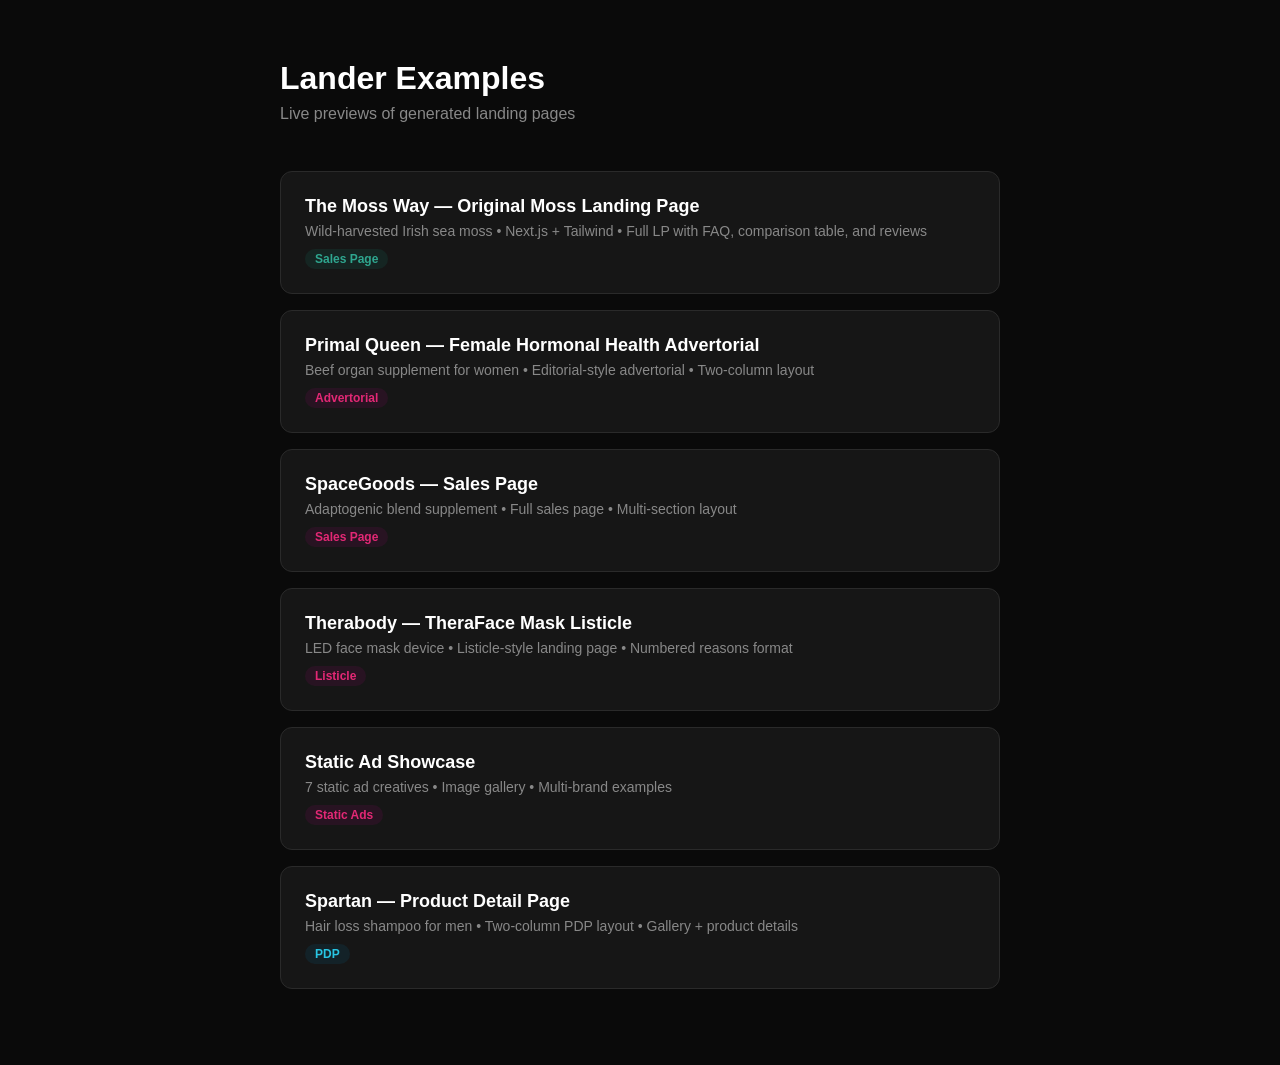
<file: index.html>
<!DOCTYPE html>
<html lang="en">
<head>
    <meta charset="UTF-8">
    <meta name="viewport" content="width=device-width, initial-scale=1.0">
    <title>Lander Examples</title>
    <style>
        * { margin: 0; padding: 0; box-sizing: border-box; }
        body { font-family: -apple-system, BlinkMacSystemFont, 'Segoe UI', sans-serif; background: #0a0a0a; color: #e0e0e0; min-height: 100vh; padding: 60px 24px; }
        .container { max-width: 720px; margin: 0 auto; }
        h1 { font-size: 32px; font-weight: 700; margin-bottom: 8px; color: #fff; }
        .subtitle { color: #888; font-size: 16px; margin-bottom: 48px; }
        .lander-card { display: block; background: #161616; border: 1px solid #2a2a2a; border-radius: 12px; padding: 24px; margin-bottom: 16px; text-decoration: none; color: #e0e0e0; transition: border-color 0.2s, background 0.2s; }
        .lander-card:hover { border-color: #555; background: #1c1c1c; }
        .lander-card h2 { font-size: 18px; font-weight: 600; color: #fff; margin-bottom: 6px; }
        .lander-card .meta { font-size: 14px; color: #888; }
        .lander-card .tag { display: inline-block; background: #9B046F22; color: #E32875; font-size: 12px; font-weight: 600; padding: 3px 10px; border-radius: 20px; margin-top: 10px; }
    </style>
</head>
<body>
    <div class="container">
        <h1>Lander Examples</h1>
        <p class="subtitle">Live previews of generated landing pages</p>

        <a href="the-moss-way/" class="lander-card">
            <h2>The Moss Way &mdash; Original Moss Landing Page</h2>
            <p class="meta">Wild-harvested Irish sea moss &bull; Next.js + Tailwind &bull; Full LP with FAQ, comparison table, and reviews</p>
            <span class="tag" style="background: #10847422; color: #2FA68F;">Sales Page</span>
        </a>

        <a href="primal-queen-advertorial.html" class="lander-card">
            <h2>Primal Queen &mdash; Female Hormonal Health Advertorial</h2>
            <p class="meta">Beef organ supplement for women &bull; Editorial-style advertorial &bull; Two-column layout</p>
            <span class="tag">Advertorial</span>
        </a>

        <a href="spacegoods-sales-page.html" class="lander-card">
            <h2>SpaceGoods &mdash; Sales Page</h2>
            <p class="meta">Adaptogenic blend supplement &bull; Full sales page &bull; Multi-section layout</p>
            <span class="tag">Sales Page</span>
        </a>

        <a href="therabody-listicle.html" class="lander-card">
            <h2>Therabody &mdash; TheraFace Mask Listicle</h2>
            <p class="meta">LED face mask device &bull; Listicle-style landing page &bull; Numbered reasons format</p>
            <span class="tag">Listicle</span>
        </a>

        <a href="static-ads/" class="lander-card">
            <h2>Static Ad Showcase</h2>
            <p class="meta">7 static ad creatives &bull; Image gallery &bull; Multi-brand examples</p>
            <span class="tag">Static Ads</span>
        </a>

        <a href="spartan-pdp.html" class="lander-card">
            <h2>Spartan &mdash; Product Detail Page</h2>
            <p class="meta">Hair loss shampoo for men &bull; Two-column PDP layout &bull; Gallery + product details</p>
            <span class="tag" style="background: #046F9B22; color: #28C5E3;">PDP</span>
        </a>
    </div>
</body>
</html>
</file>
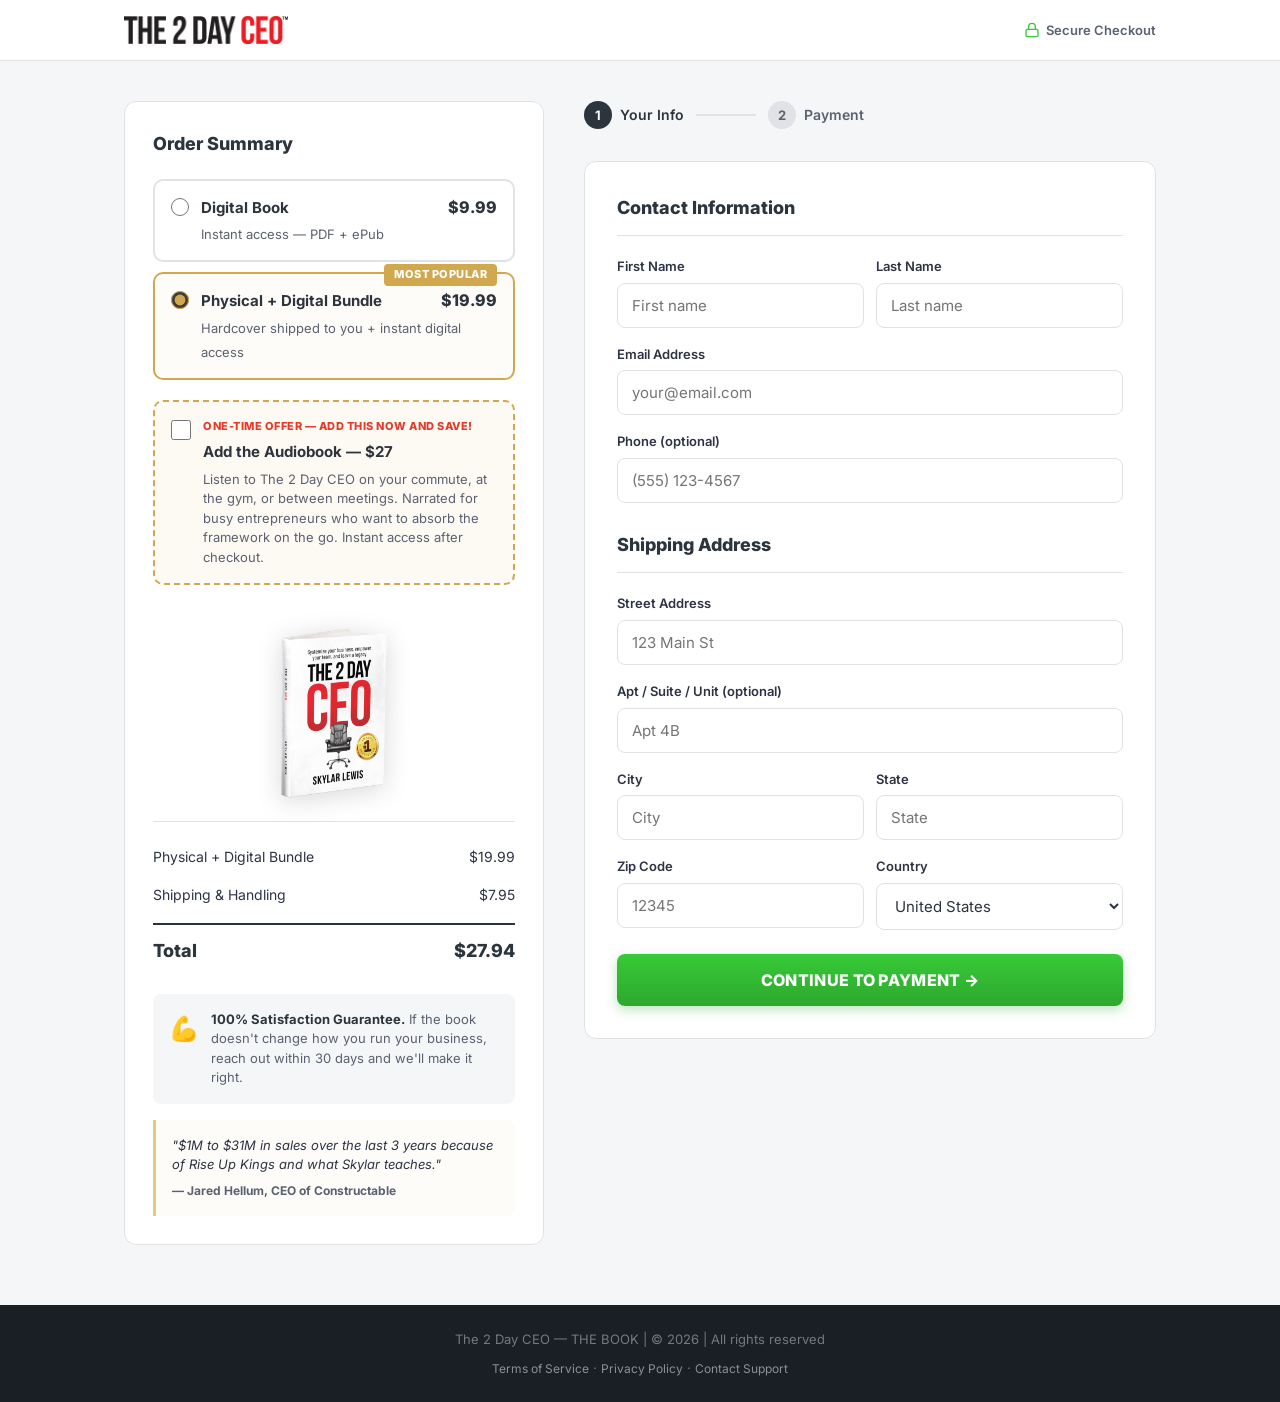
<file: 2dayceo-checkout/index.html>
<!DOCTYPE html>
<html lang="en">
<head>
  <meta charset="UTF-8">
  <meta name="viewport" content="width=device-width, initial-scale=1.0">
  <title>Checkout — The 2 Day CEO by Skylar Lewis</title>
  <link rel="preconnect" href="https://fonts.googleapis.com">
  <link rel="preconnect" href="https://fonts.gstatic.com" crossorigin>
  <link href="https://fonts.googleapis.com/css2?family=Inter:wght@300;400;500;600;700;800;900&display=swap" rel="stylesheet">
  <link rel="stylesheet" href="checkout.css">
</head>
<body>

  <!-- HEADER -->
  <header class="checkout-header">
    <div class="container">
      <img src="assets/logo-2dayceo-wide.webp" alt="The 2 Day CEO" class="checkout-header__logo">
      <div class="checkout-header__secure">
        <svg width="16" height="16" viewBox="0 0 24 24" fill="none" stroke="currentColor" stroke-width="2"><rect x="3" y="11" width="18" height="11" rx="2"/><path d="M7 11V7a5 5 0 0110 0v4"/></svg>
        <span>Secure Checkout</span>
      </div>
    </div>
  </header>

  <!-- CHECKOUT CONTENT -->
  <main class="checkout">
    <div class="container checkout__inner">

      <!-- LEFT: ORDER SUMMARY -->
      <div class="checkout__summary-col">
        <div class="order-summary">
          <h3 class="order-summary__title">Order Summary</h3>

          <!-- Product Selection -->
          <div class="product-options">
            <label class="product-option">
              <input type="radio" name="product" value="digital" data-price="9.99">
              <div class="product-option__content">
                <div class="product-option__header">
                  <span class="product-option__name">Digital Book</span>
                  <span class="product-option__price">$9.99</span>
                </div>
                <span class="product-option__desc">Instant access — PDF + ePub</span>
              </div>
            </label>
            <label class="product-option product-option--popular">
              <div class="product-option__badge">Most Popular</div>
              <input type="radio" name="product" value="bundle" data-price="19.99" checked>
              <div class="product-option__content">
                <div class="product-option__header">
                  <span class="product-option__name">Physical + Digital Bundle</span>
                  <span class="product-option__price">$19.99</span>
                </div>
                <span class="product-option__desc">Hardcover shipped to you + instant digital access</span>
              </div>
            </label>
          </div>

          <!-- Order Bump -->
          <div class="order-bump">
            <label class="order-bump__inner">
              <div class="order-bump__checkbox">
                <input type="checkbox" id="audiobookBump" data-price="27.00">
                <span class="order-bump__check"></span>
              </div>
              <div class="order-bump__content">
                <p class="order-bump__tag">ONE-TIME OFFER — Add this now and save!</p>
                <p class="order-bump__title">Add the Audiobook — <strong>$27</strong></p>
                <p class="order-bump__desc">Listen to The 2 Day CEO on your commute, at the gym, or between meetings. Narrated for busy entrepreneurs who want to absorb the framework on the go. Instant access after checkout.</p>
              </div>
            </label>
          </div>

          <!-- Book Preview -->
          <div class="order-summary__book">
            <img src="assets/book-mockup-3d-small.png" alt="The 2 Day CEO">
          </div>

          <!-- Line Items -->
          <div class="order-summary__lines">
            <div class="order-line">
              <span id="productName">Physical + Digital Bundle</span>
              <span id="productPrice">$19.99</span>
            </div>
            <div class="order-line order-line--bump" id="bumpLine" style="display: none;">
              <span>Audiobook Add-on</span>
              <span id="bumpPrice">$27.00</span>
            </div>
            <div class="order-line" id="shippingLine">
              <span>Shipping &amp; Handling</span>
              <span id="shippingPrice">$7.95</span>
            </div>
            <div class="order-line order-line--total">
              <span>Total</span>
              <span id="totalPrice">$27.94</span>
            </div>
          </div>

          <!-- Guarantee -->
          <div class="guarantee">
            <div class="guarantee__icon">&#128170;</div>
            <p class="guarantee__text"><strong>100% Satisfaction Guarantee.</strong> If the book doesn't change how you run your business, reach out within 30 days and we'll make it right.</p>
          </div>

          <!-- Testimonial -->
          <div class="mini-testimonial">
            <p class="mini-testimonial__quote">"$1M to $31M in sales over the last 3 years because of Rise Up Kings and what Skylar teaches."</p>
            <p class="mini-testimonial__name">— Jared Hellum, CEO of Constructable</p>
          </div>
        </div>
      </div>

      <!-- RIGHT: ORDER FORM -->
      <div class="checkout__form-col">

        <!-- Step indicator -->
        <div class="steps">
          <div class="step step--active">
            <span class="step__num">1</span>
            <span class="step__label">Your Info</span>
          </div>
          <div class="step__divider"></div>
          <div class="step">
            <span class="step__num">2</span>
            <span class="step__label">Payment</span>
          </div>
        </div>

        <form id="checkoutForm" novalidate>

          <!-- Step 1: Contact + Shipping -->
          <div class="form-section" id="step1">
            <h2 class="form-section__title">Contact Information</h2>
            <div class="form-row">
              <div class="form-group">
                <label for="firstName">First Name</label>
                <input type="text" id="firstName" placeholder="First name" required>
              </div>
              <div class="form-group">
                <label for="lastName">Last Name</label>
                <input type="text" id="lastName" placeholder="Last name" required>
              </div>
            </div>
            <div class="form-group">
              <label for="coEmail">Email Address</label>
              <input type="email" id="coEmail" placeholder="your@email.com" required>
            </div>
            <div class="form-group">
              <label for="coPhone">Phone (optional)</label>
              <input type="tel" id="coPhone" placeholder="(555) 123-4567">
            </div>

            <h2 class="form-section__title">Shipping Address</h2>
            <div class="form-group">
              <label for="coAddress">Street Address</label>
              <input type="text" id="coAddress" placeholder="123 Main St" required>
            </div>
            <div class="form-group">
              <label for="coAddress2">Apt / Suite / Unit (optional)</label>
              <input type="text" id="coAddress2" placeholder="Apt 4B">
            </div>
            <div class="form-row">
              <div class="form-group">
                <label for="coCity">City</label>
                <input type="text" id="coCity" placeholder="City" required>
              </div>
              <div class="form-group">
                <label for="coState">State</label>
                <input type="text" id="coState" placeholder="State" required>
              </div>
            </div>
            <div class="form-row">
              <div class="form-group">
                <label for="coZip">Zip Code</label>
                <input type="text" id="coZip" placeholder="12345" required>
              </div>
              <div class="form-group">
                <label for="coCountry">Country</label>
                <select id="coCountry">
                  <option value="US">United States</option>
                  <option value="CA">Canada</option>
                  <option value="GB">United Kingdom</option>
                  <option value="AU">Australia</option>
                  <option value="OTHER">Other</option>
                </select>
              </div>
            </div>

            <button type="button" class="btn btn--cta btn--full" id="toStep2">CONTINUE TO PAYMENT &rarr;</button>
          </div>

          <!-- Step 2: Payment -->
          <div class="form-section form-section--hidden" id="step2">
            <h2 class="form-section__title">Payment Information</h2>

            <div class="form-group">
              <label for="cardName">Name on Card</label>
              <input type="text" id="cardName" placeholder="Name as it appears on card" required>
            </div>
            <div class="form-group">
              <label for="cardNumber">Card Number</label>
              <input type="text" id="cardNumber" placeholder="1234 5678 9012 3456" required>
            </div>
            <div class="form-row form-row--3">
              <div class="form-group">
                <label for="cardExp">Expiry</label>
                <input type="text" id="cardExp" placeholder="MM/YY" required>
              </div>
              <div class="form-group">
                <label for="cardCvc">CVC</label>
                <input type="text" id="cardCvc" placeholder="123" required>
              </div>
              <div class="form-group">
                <label for="cardZip">Billing Zip</label>
                <input type="text" id="cardZip" placeholder="12345" required>
              </div>
            </div>

            <div class="card-icons">
              <span class="card-icon">Visa</span>
              <span class="card-icon">MC</span>
              <span class="card-icon">Amex</span>
              <span class="card-icon">Discover</span>
            </div>

            <button type="button" class="btn btn--back" id="backToStep1">&larr; Back</button>
            <button type="submit" class="btn btn--cta btn--full btn--complete">COMPLETE MY ORDER &rarr;</button>

            <div class="secure-note">
              <svg width="14" height="14" viewBox="0 0 24 24" fill="none" stroke="currentColor" stroke-width="2"><rect x="3" y="11" width="18" height="11" rx="2"/><path d="M7 11V7a5 5 0 0110 0v4"/></svg>
              <span>256-bit SSL encryption. Your information is 100% secure.</span>
            </div>
          </div>
        </form>
      </div>

    </div>
  </main>

  <!-- FOOTER -->
  <footer class="checkout-footer">
    <div class="container">
      <p>The 2 Day CEO — THE BOOK | &copy; 2026 | All rights reserved</p>
      <p class="checkout-footer__links">
        <a href="#">Terms of Service</a> &middot;
        <a href="#">Privacy Policy</a> &middot;
        <a href="#">Contact Support</a>
      </p>
    </div>
  </footer>

  <script src="checkout.js"></script>
</body>
</html>
</file>
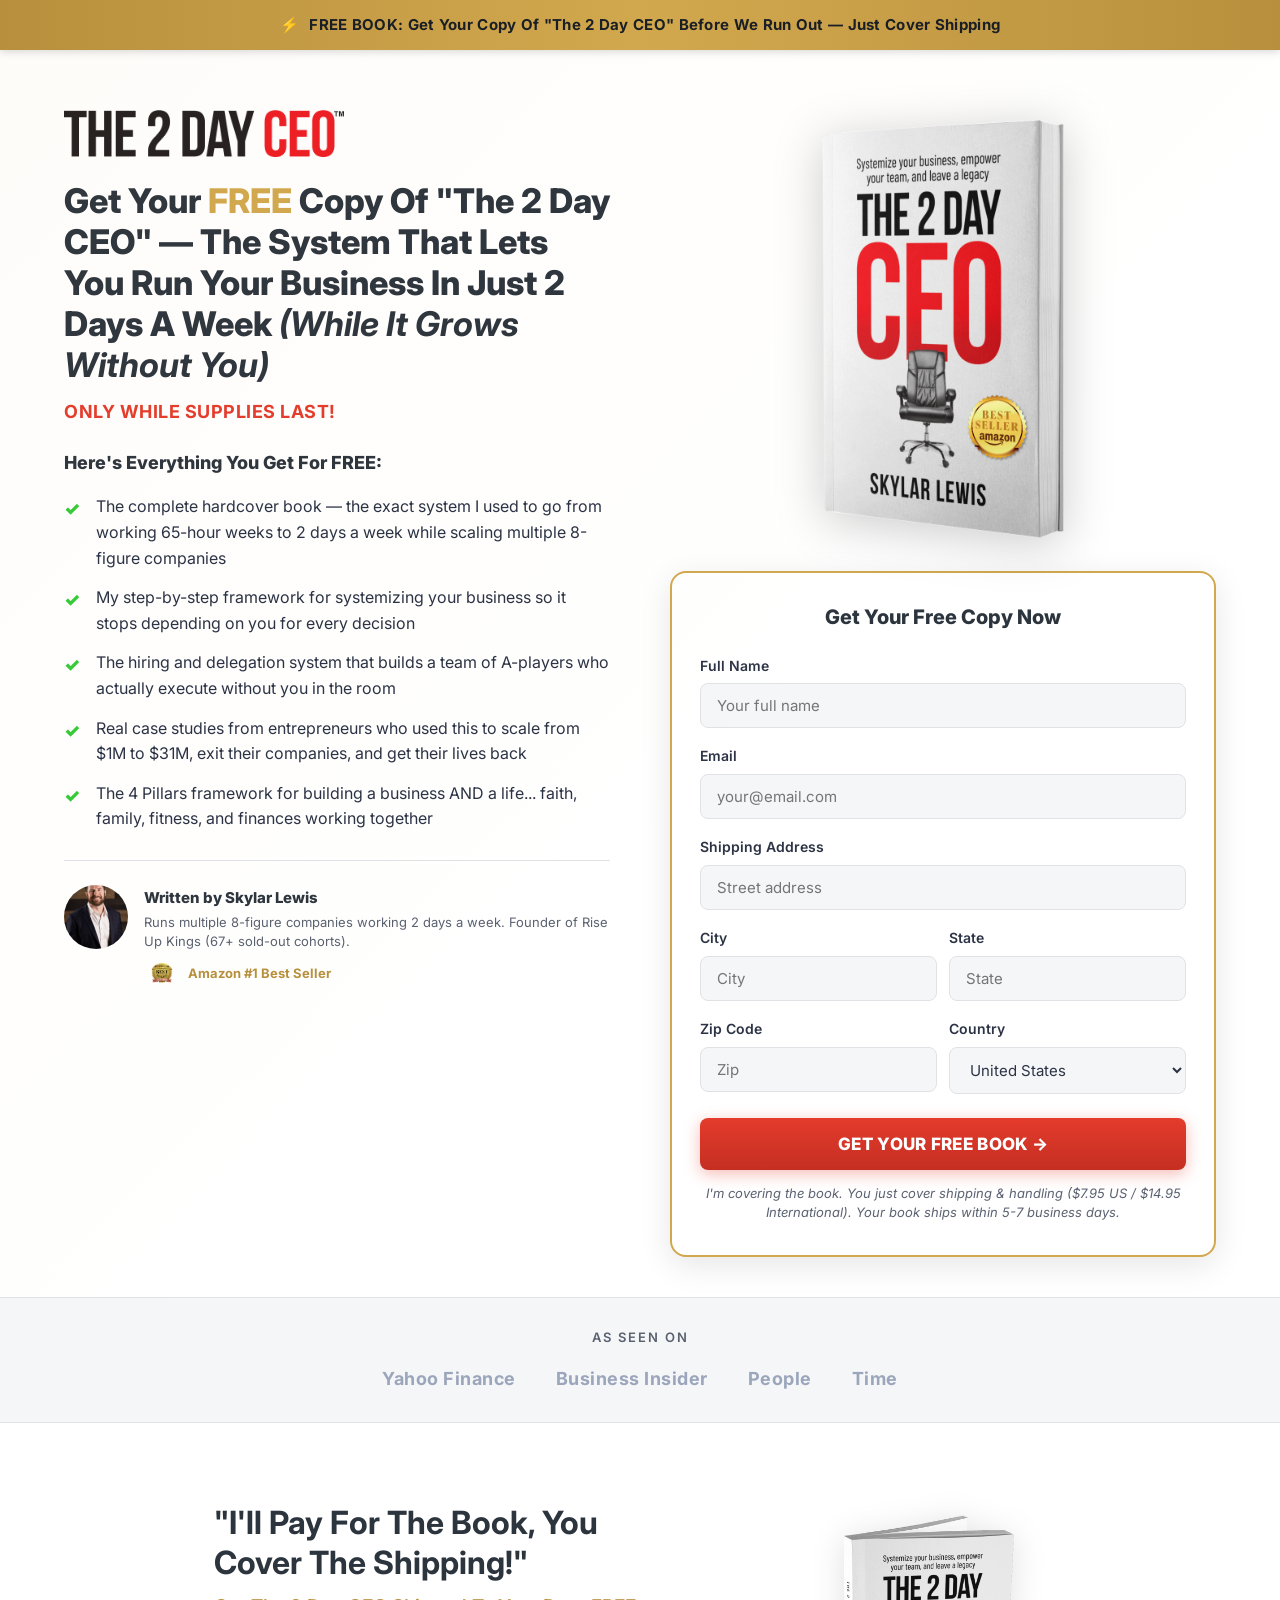
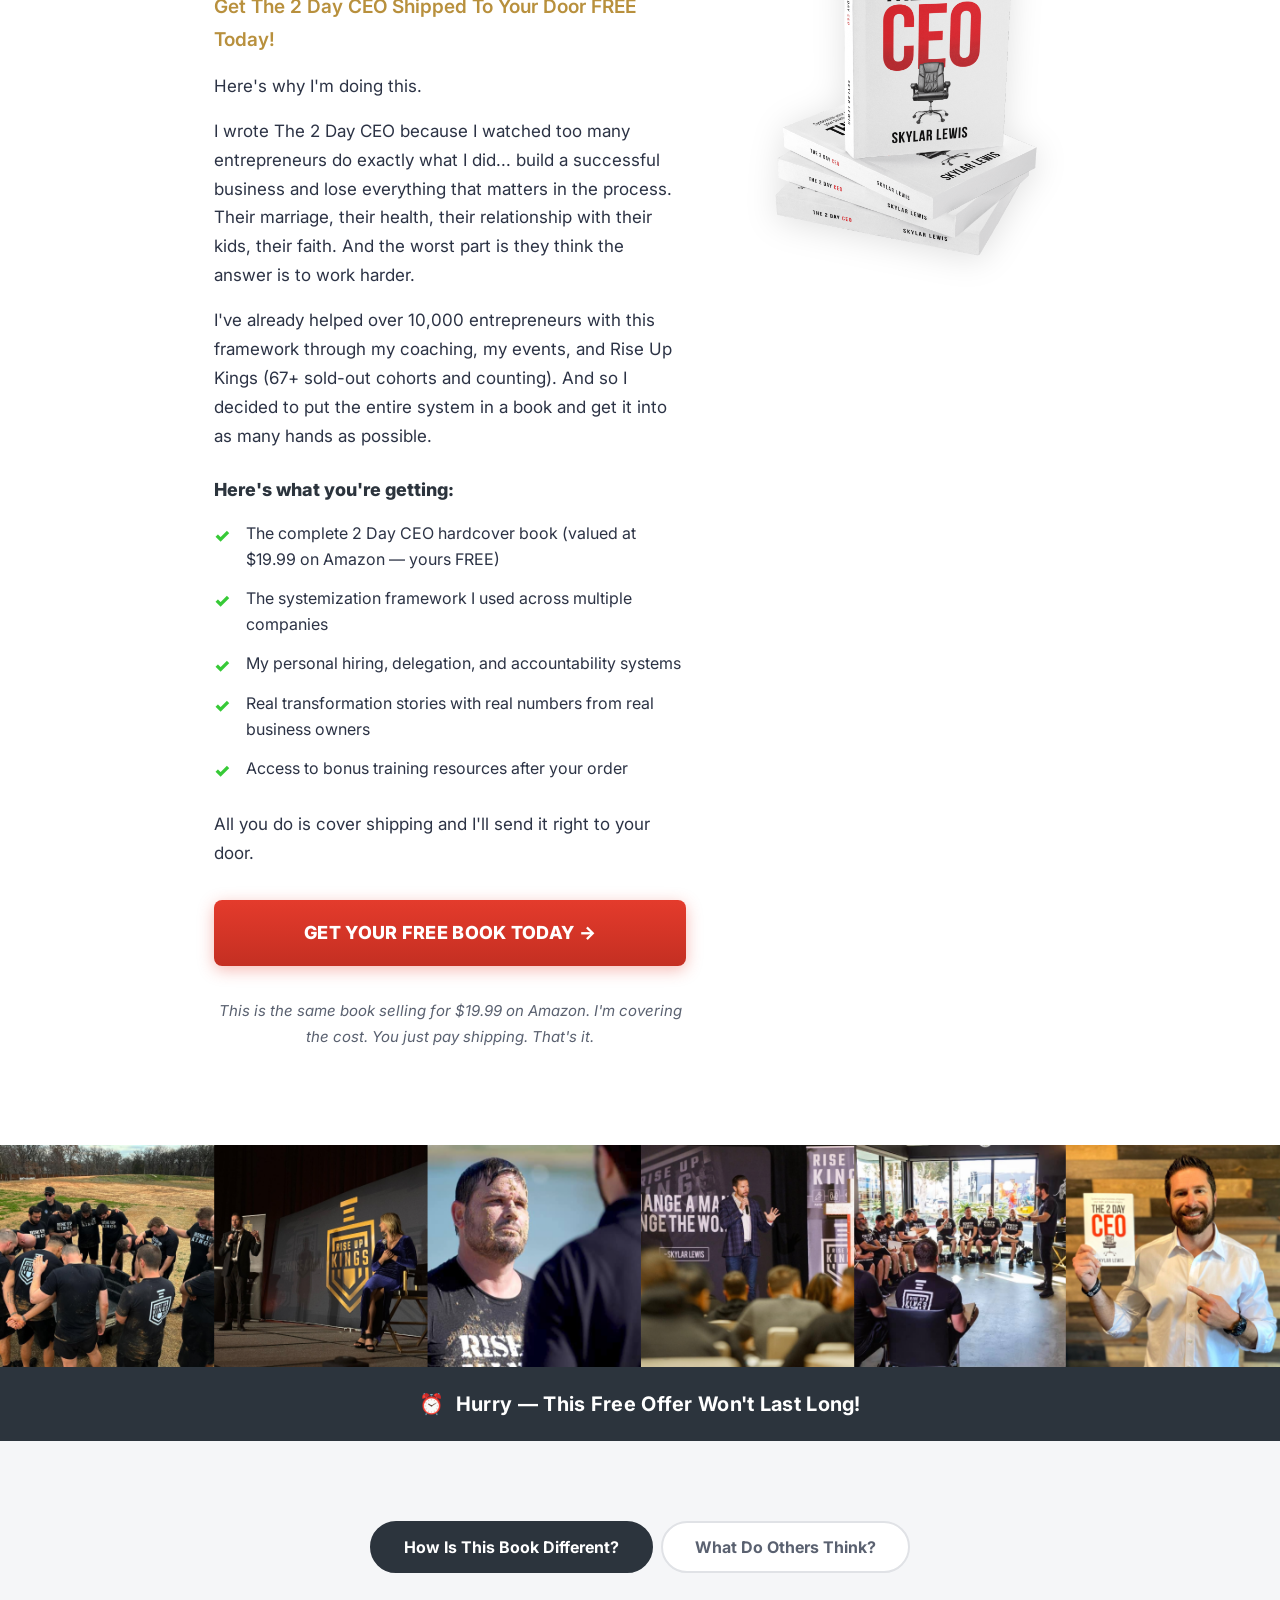
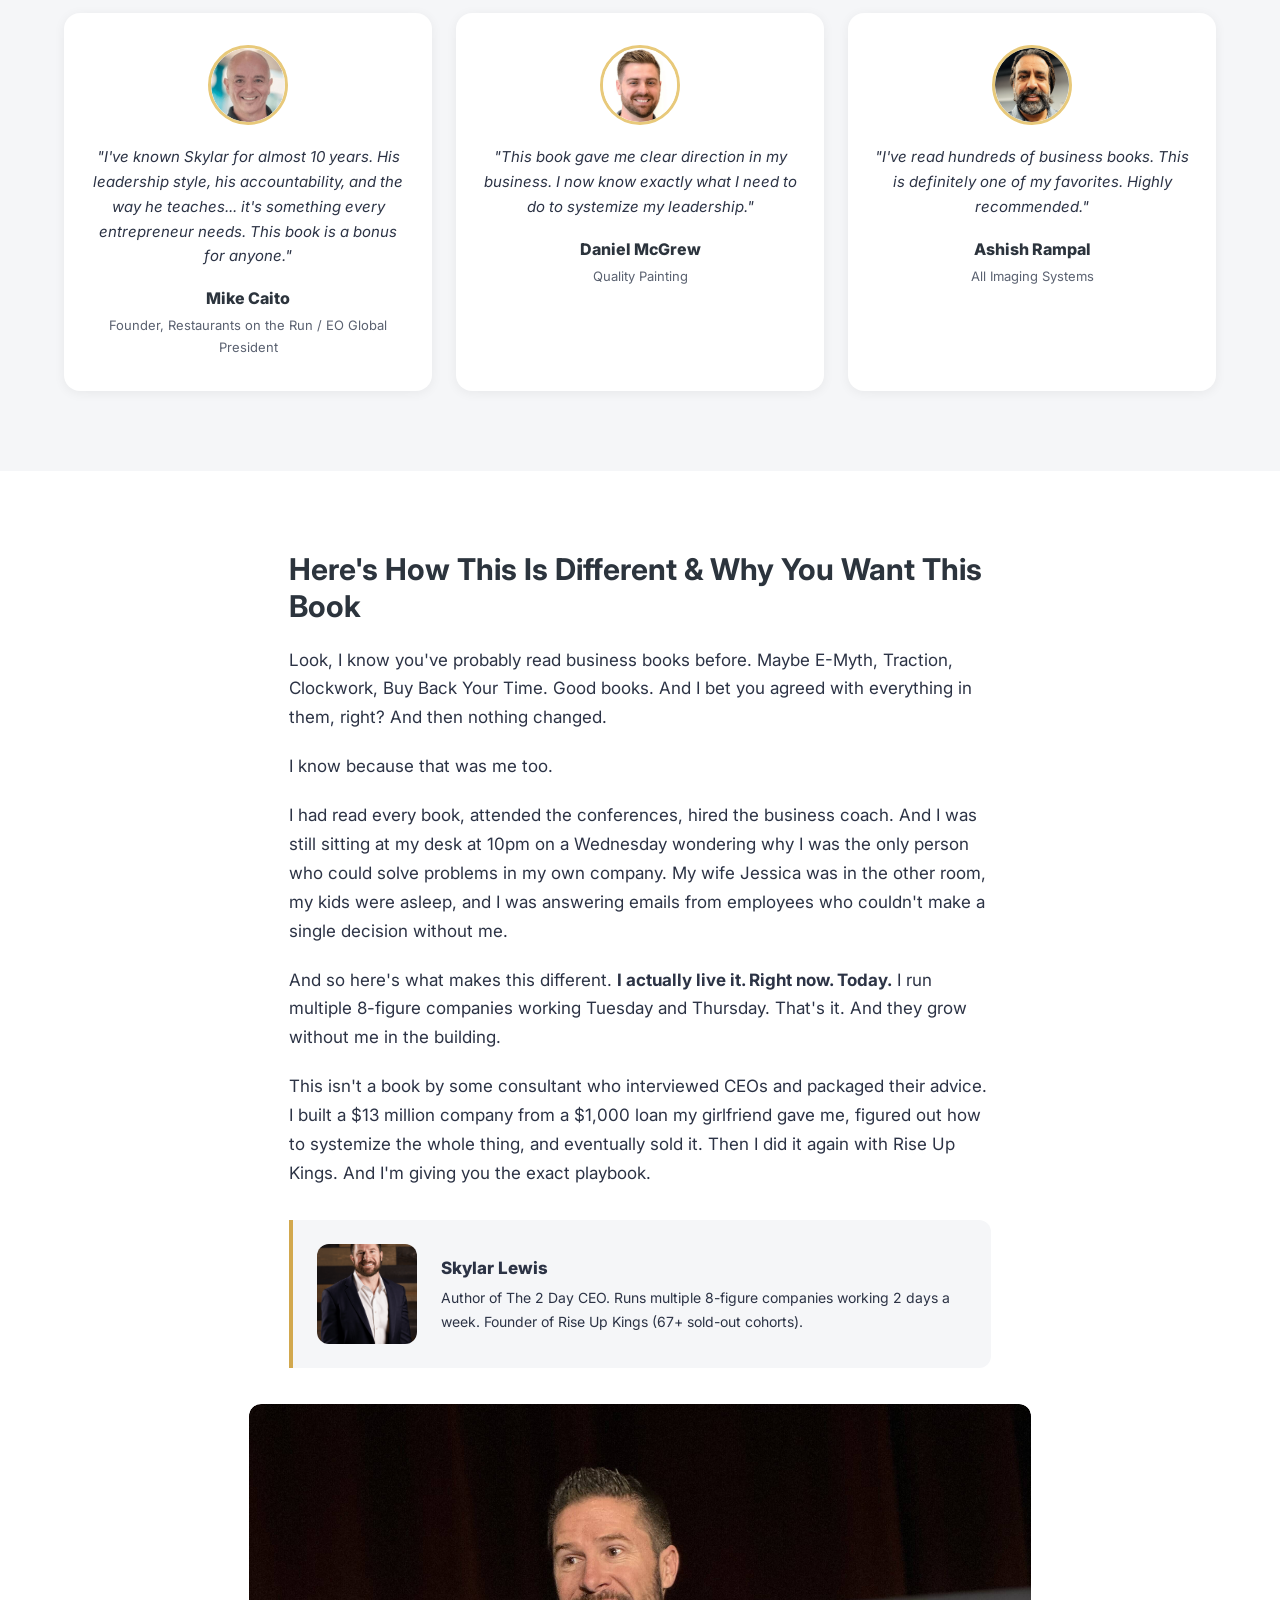
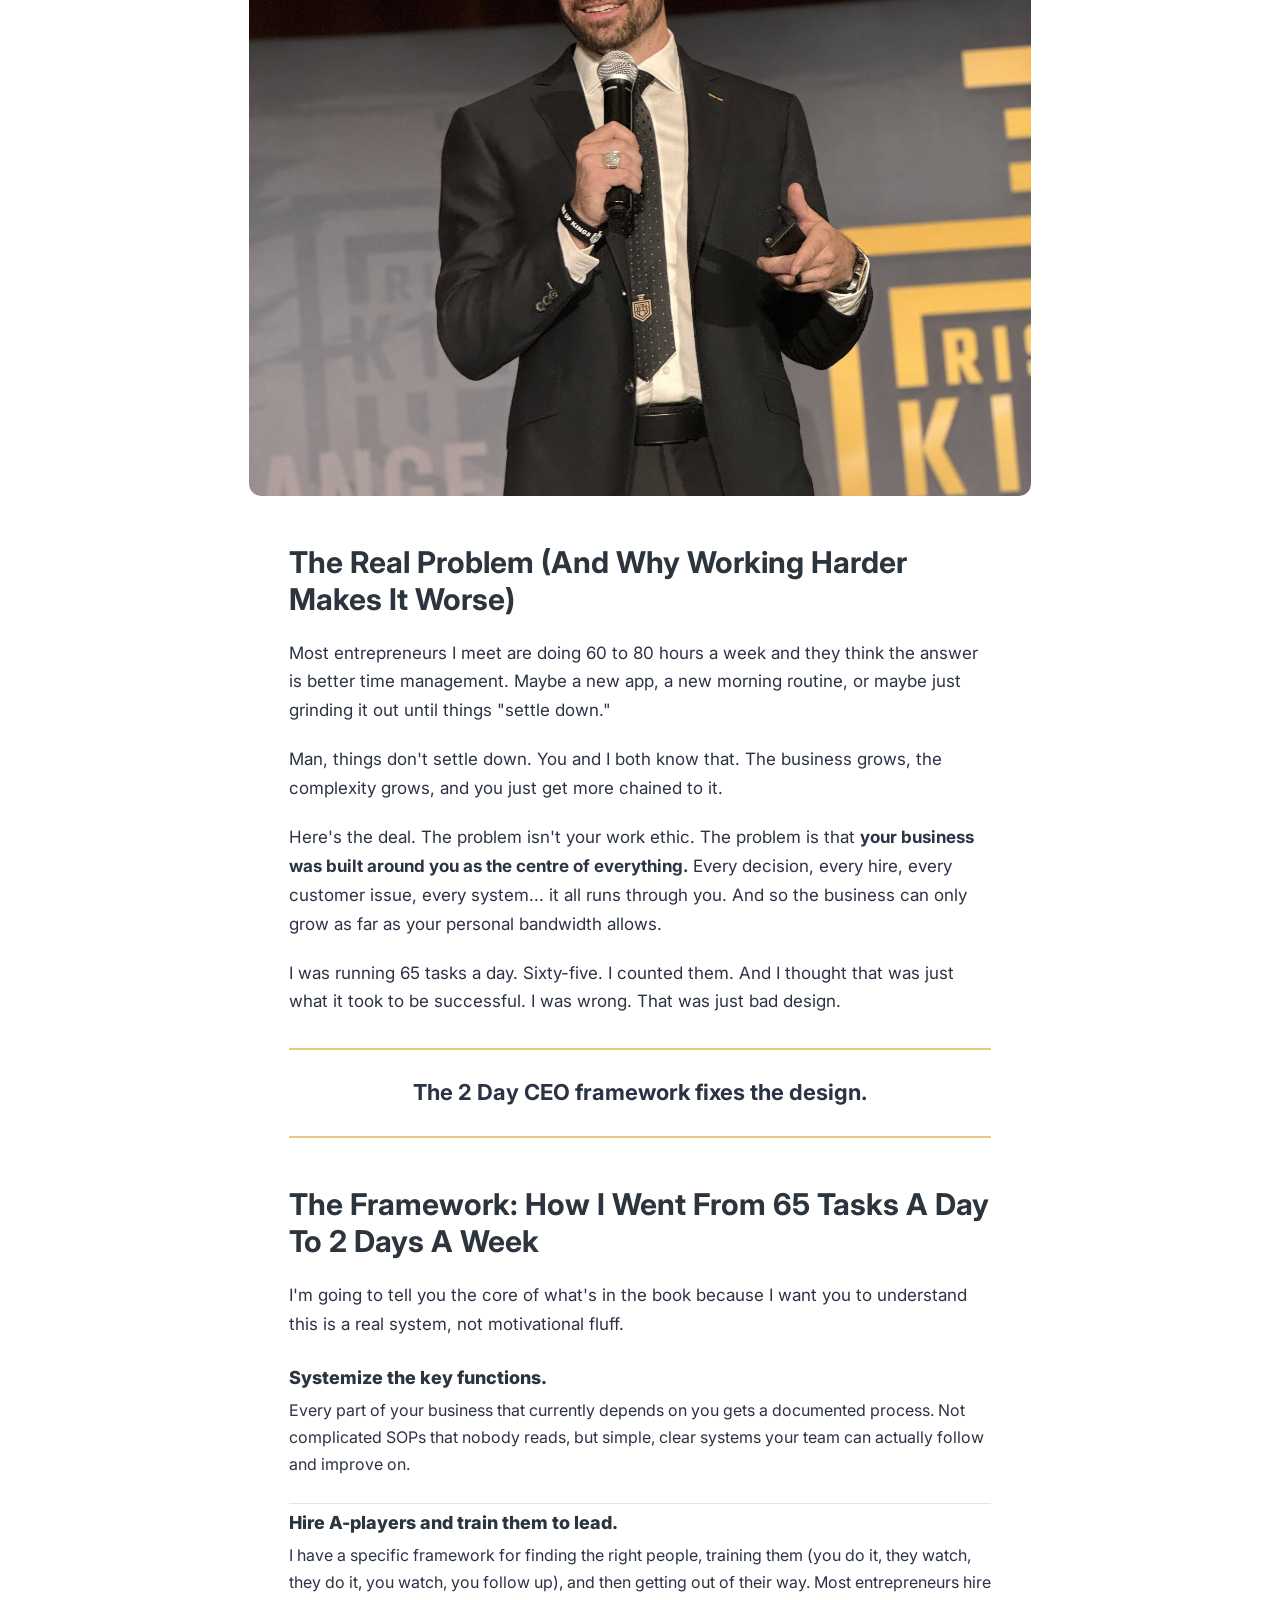
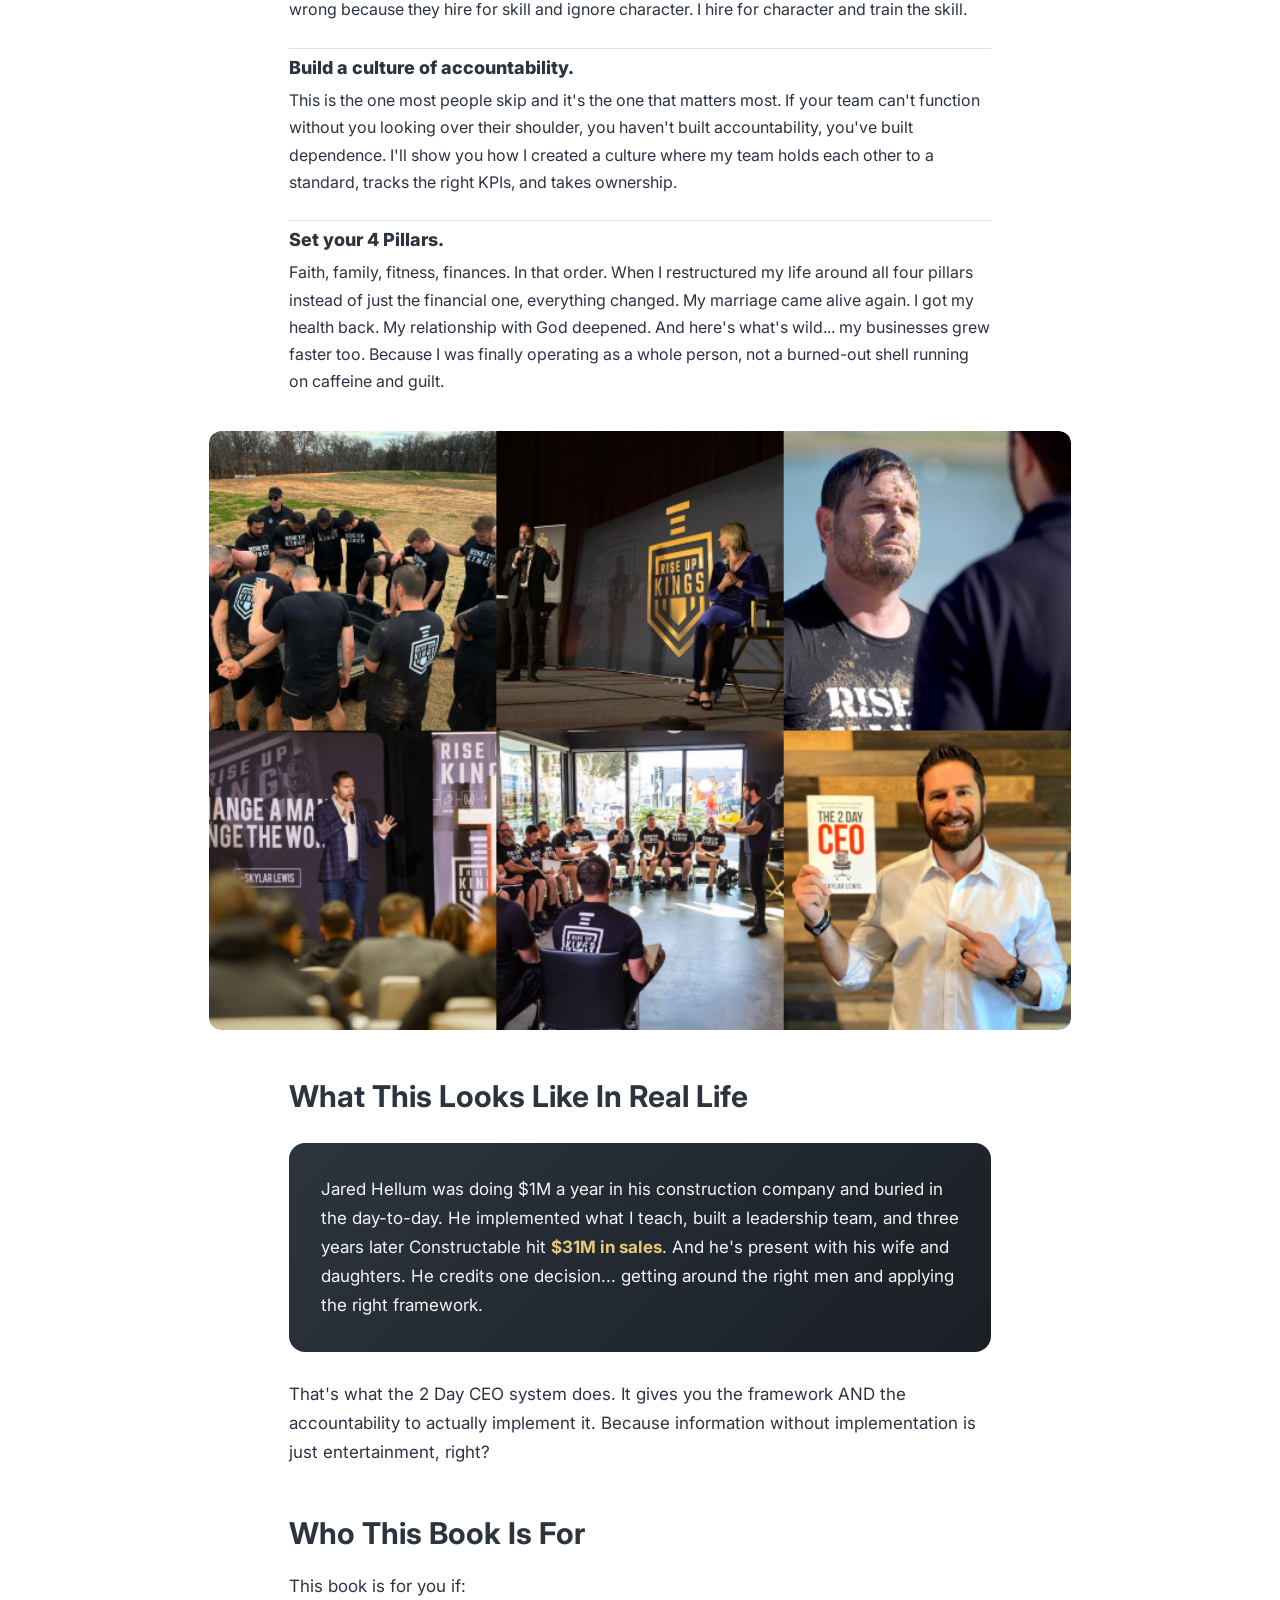
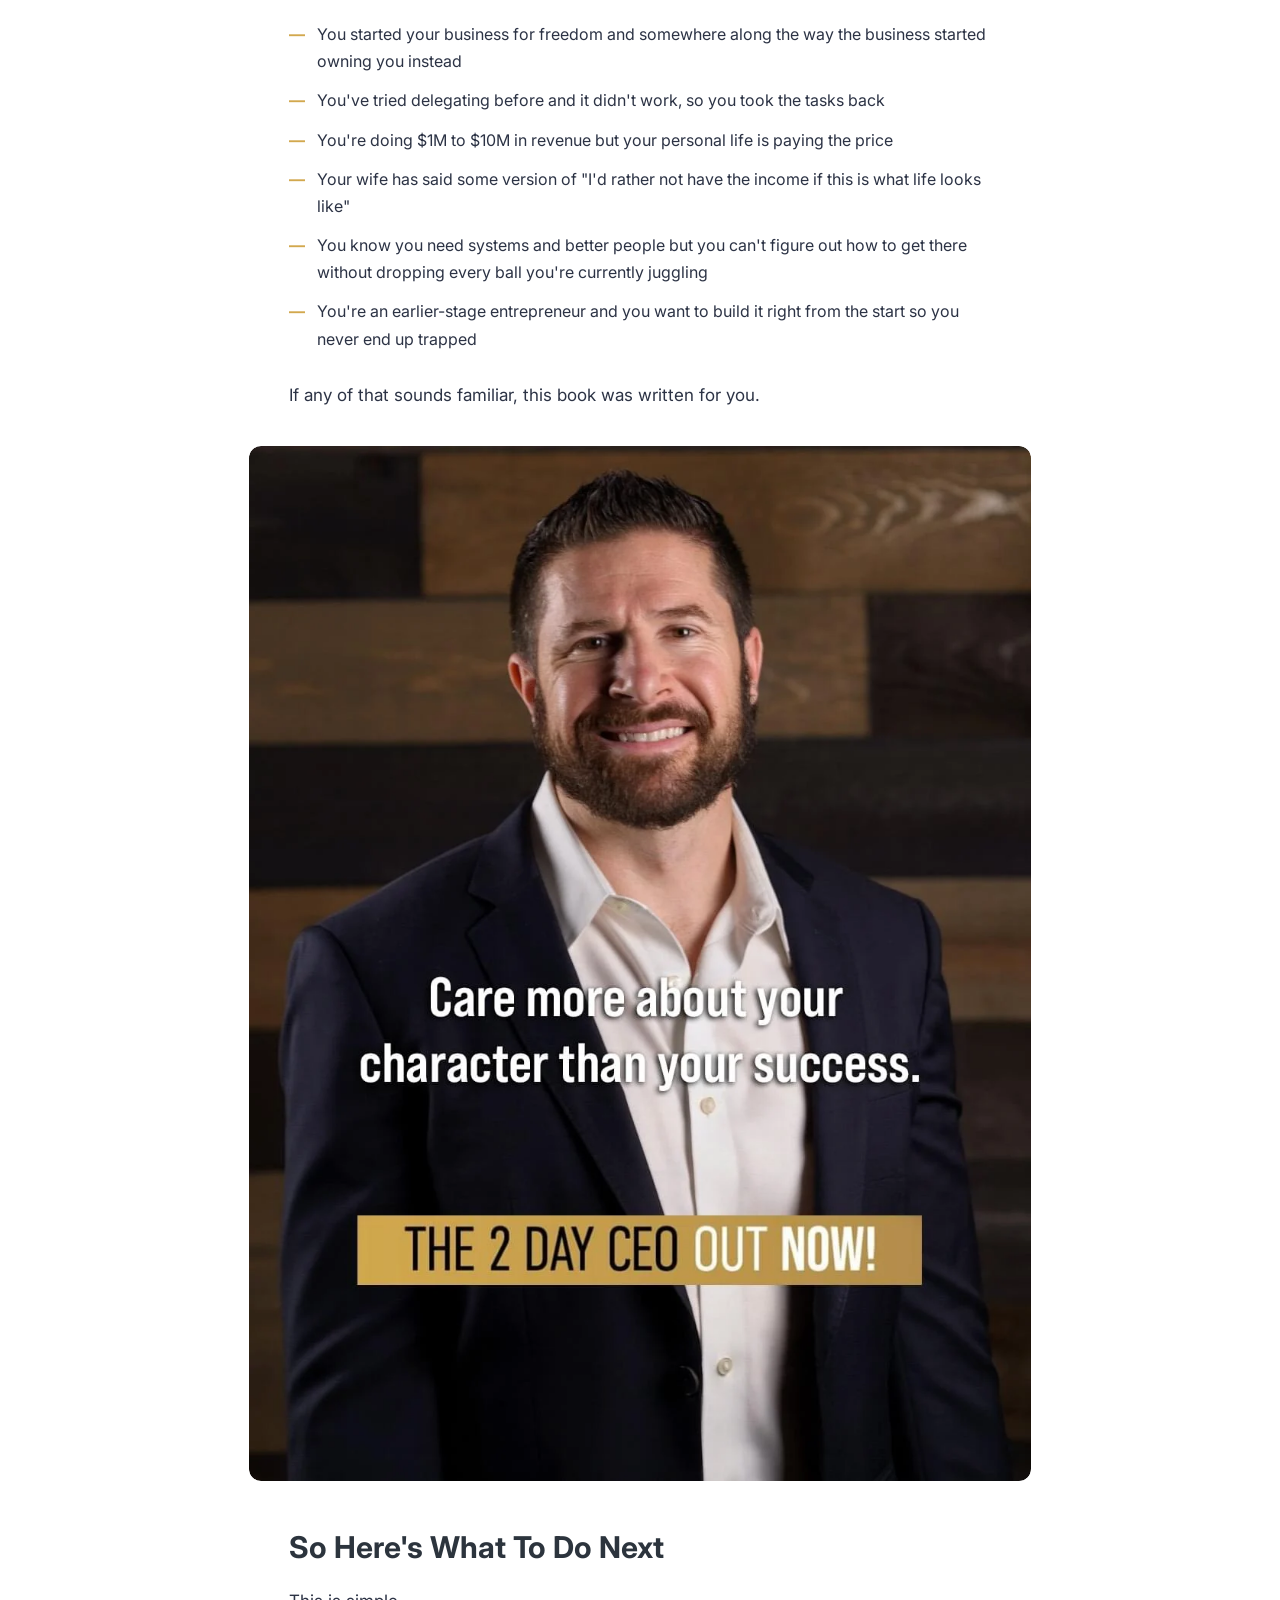
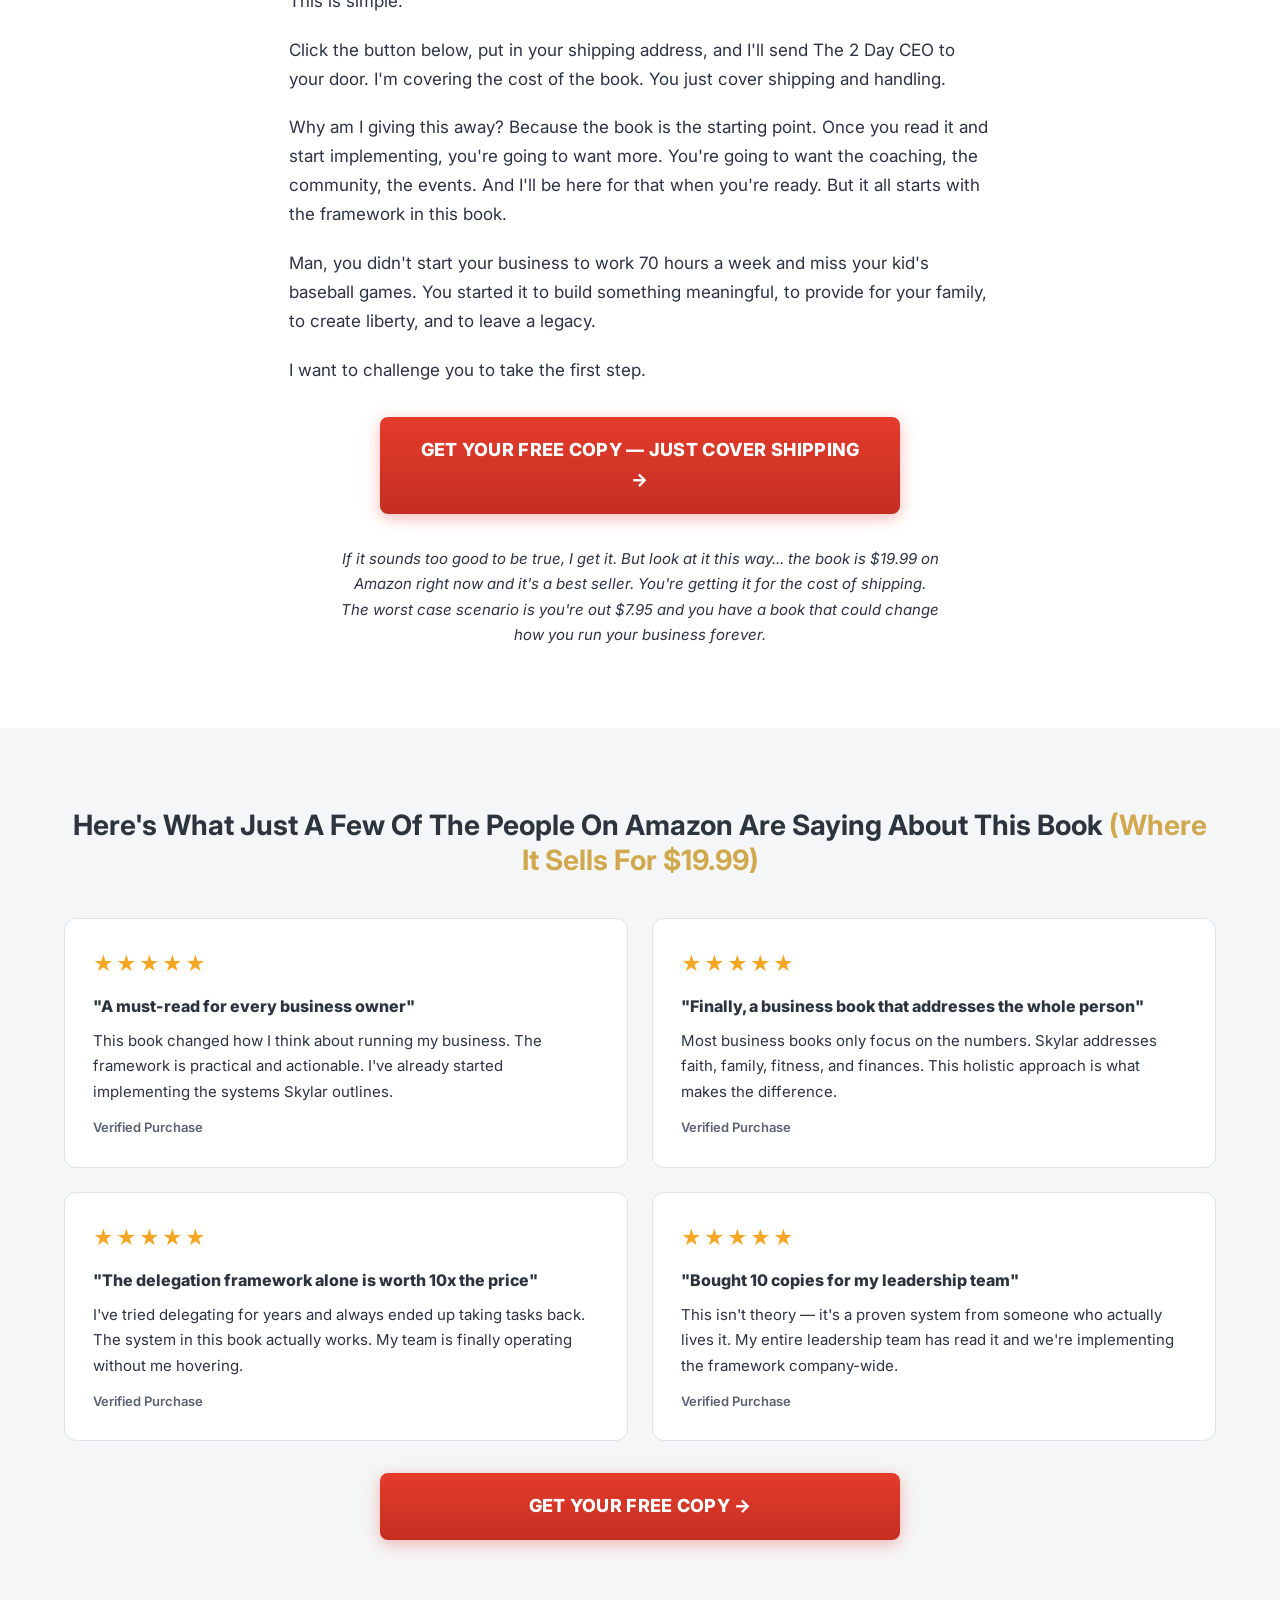
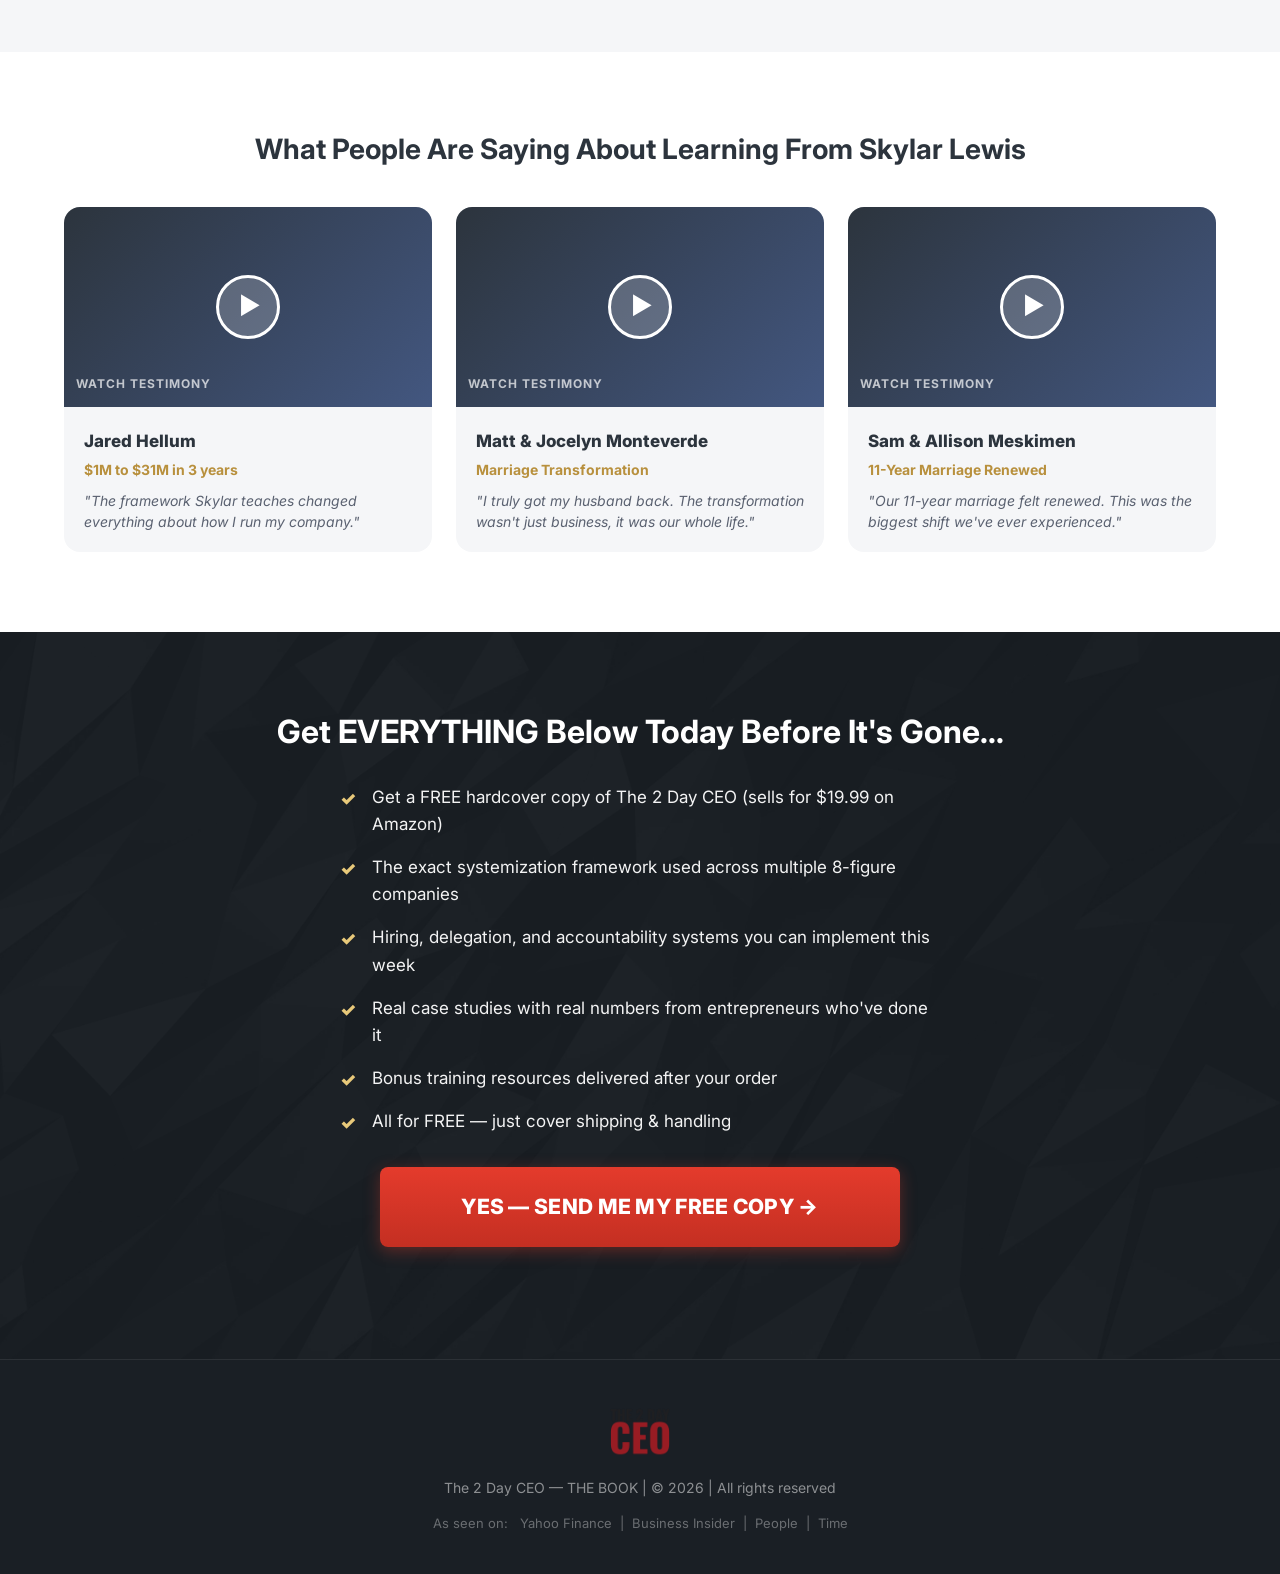
<file: 2dayceo-lp/index.html>
<!DOCTYPE html>
<html lang="en">
<head>
  <meta charset="UTF-8">
  <meta name="viewport" content="width=device-width, initial-scale=1.0">
  <title>Get Your FREE Copy of The 2 Day CEO by Skylar Lewis</title>
  <meta name="description" content="Get your FREE hardcover copy of The 2 Day CEO — the system that lets you run your business in just 2 days a week while it grows without you. Just cover shipping.">
  <link rel="preconnect" href="https://fonts.googleapis.com">
  <link rel="preconnect" href="https://fonts.gstatic.com" crossorigin>
  <link href="https://fonts.googleapis.com/css2?family=Inter:wght@300;400;500;600;700;800;900&display=swap" rel="stylesheet">
  <link rel="stylesheet" href="styles.css">
</head>
<body>

  <!-- URGENCY TOP BAR -->
  <div class="urgency-bar urgency-bar--top" id="urgency-top">
    <div class="container">
      <p><span class="urgency-icon">&#9889;</span> FREE BOOK: Get Your Copy Of "The 2 Day CEO" Before We Run Out — <strong>Just Cover Shipping</strong></p>
    </div>
  </div>

  <!-- HERO SECTION -->
  <section class="hero" id="hero">
    <div class="container hero__inner">
      <div class="hero__copy">
        <img src="assets/logo-2dayceo-wide.webp" alt="The 2 Day CEO" class="hero__logo">
        <h1>Get Your <span class="highlight-gold">FREE</span> Copy Of "The 2 Day CEO" — The System That Lets You Run Your Business In Just 2 Days A Week <em>(While It Grows Without You)</em></h1>
        <p class="hero__sub">Only while supplies last!</p>

        <div class="hero__book-mobile">
          <img src="assets/book-mockup-3d-large-bestseller.webp" alt="The 2 Day CEO Book" class="hero__book-img">
        </div>

        <div class="hero__bullets">
          <h3>Here's Everything You Get For FREE:</h3>
          <ul class="check-list">
            <li>The complete hardcover book — the exact system I used to go from working 65-hour weeks to 2 days a week while scaling multiple 8-figure companies</li>
            <li>My step-by-step framework for systemizing your business so it stops depending on you for every decision</li>
            <li>The hiring and delegation system that builds a team of A-players who actually execute without you in the room</li>
            <li>Real case studies from entrepreneurs who used this to scale from $1M to $31M, exit their companies, and get their lives back</li>
            <li>The 4 Pillars framework for building a business AND a life... faith, family, fitness, and finances working together</li>
          </ul>
        </div>
        <div class="hero__credibility">
          <img src="assets/skylar-portrait-blazer.png" alt="Skylar Lewis" class="hero__credibility-photo">
          <div class="hero__credibility-text">
            <p class="hero__credibility-name">Written by Skylar Lewis</p>
            <p class="hero__credibility-desc">Runs multiple 8-figure companies working 2 days a week. Founder of Rise Up Kings (67+ sold-out cohorts).</p>
            <div class="hero__credibility-badge">
              <img src="assets/badge-amazon-bestseller.webp" alt="Amazon Best Selling Author" class="hero__badge-img">
              <span>Amazon #1 Best Seller</span>
            </div>
          </div>
        </div>
      </div>

      <div class="hero__form-col">
        <div class="hero__book-desktop">
          <img src="assets/book-mockup-3d-large-bestseller.webp" alt="The 2 Day CEO Book" class="hero__book-img">
        </div>
        <div class="order-form" id="order-form">
          <h3 class="order-form__title">Get Your Free Copy Now</h3>
          <form id="bookForm" novalidate>
            <div class="form-group">
              <label for="fullName">Full Name</label>
              <input type="text" id="fullName" name="fullName" placeholder="Your full name" required>
            </div>
            <div class="form-group">
              <label for="email">Email</label>
              <input type="email" id="email" name="email" placeholder="your@email.com" required>
            </div>
            <div class="form-group">
              <label for="address">Shipping Address</label>
              <input type="text" id="address" name="address" placeholder="Street address" required>
            </div>
            <div class="form-row">
              <div class="form-group form-group--half">
                <label for="city">City</label>
                <input type="text" id="city" name="city" placeholder="City" required>
              </div>
              <div class="form-group form-group--half">
                <label for="state">State</label>
                <input type="text" id="state" name="state" placeholder="State" required>
              </div>
            </div>
            <div class="form-row">
              <div class="form-group form-group--half">
                <label for="zip">Zip Code</label>
                <input type="text" id="zip" name="zip" placeholder="Zip" required>
              </div>
              <div class="form-group form-group--half">
                <label for="country">Country</label>
                <select id="country" name="country">
                  <option value="US">United States</option>
                  <option value="CA">Canada</option>
                  <option value="GB">United Kingdom</option>
                  <option value="AU">Australia</option>
                  <option value="OTHER">Other</option>
                </select>
              </div>
            </div>
            <button type="submit" class="btn btn--cta btn--full">GET YOUR FREE BOOK &rarr;</button>
            <p class="order-form__note">I'm covering the book. You just cover shipping &amp; handling ($7.95 US / $14.95 International). Your book ships within 5-7 business days.</p>
          </form>
        </div>
      </div>
    </div>
  </section>

  <!-- CREDIBILITY BAR -->
  <section class="credibility-bar">
    <div class="container">
      <p class="credibility-bar__label">As Seen On</p>
      <div class="credibility-bar__logos">
        <span class="credibility-logo">Yahoo Finance</span>
        <span class="credibility-logo">Business Insider</span>
        <span class="credibility-logo">People</span>
        <span class="credibility-logo">Time</span>
      </div>
    </div>
  </section>

  <!-- VALUE ANCHOR SECTION -->
  <section class="value-section" id="value">
    <div class="container container--narrow">
      <div class="value-section__inner">
        <div class="value-section__content">
          <h2>"I'll Pay For The Book, You Cover The Shipping!"</h2>
          <p class="value-section__sub">Get The 2 Day CEO Shipped To Your Door FREE Today!</p>

          <p>Here's why I'm doing this.</p>

          <p>I wrote The 2 Day CEO because I watched too many entrepreneurs do exactly what I did... build a successful business and lose everything that matters in the process. Their marriage, their health, their relationship with their kids, their faith. And the worst part is they think the answer is to work harder.</p>

          <p>I've already helped over 10,000 entrepreneurs with this framework through my coaching, my events, and Rise Up Kings (67+ sold-out cohorts and counting). And so I decided to put the entire system in a book and get it into as many hands as possible.</p>

          <h3>Here's what you're getting:</h3>
          <ul class="check-list">
            <li>The complete 2 Day CEO hardcover book (valued at $19.99 on Amazon — yours FREE)</li>
            <li>The systemization framework I used across multiple companies</li>
            <li>My personal hiring, delegation, and accountability systems</li>
            <li>Real transformation stories with real numbers from real business owners</li>
            <li>Access to bonus training resources after your order</li>
          </ul>

          <p>All you do is cover shipping and I'll send it right to your door.</p>

          <a href="#order-form" class="btn btn--cta btn--center scroll-to-form">GET YOUR FREE BOOK TODAY &rarr;</a>

          <p class="value-section__note"><em>This is the same book selling for $19.99 on Amazon. I'm covering the cost. You just pay shipping. That's it.</em></p>
        </div>
        <div class="value-section__image">
          <img src="assets/book-stack-mockup.png" alt="The 2 Day CEO Book Stack">
        </div>
      </div>
    </div>
  </section>

  <!-- PHOTO STRIP -->
  <section class="photo-strip">
    <img src="assets/skylar-photo-strip.png" alt="Skylar Lewis — Rise Up Kings events, coaching, and speaking">
  </section>

  <!-- URGENCY BAR -->
  <div class="urgency-bar urgency-bar--mid">
    <div class="container">
      <p><span class="urgency-icon">&#9200;</span> Hurry — This Free Offer Won't Last Long!</p>
    </div>
  </div>

  <!-- SOCIAL PROOF TABS -->
  <section class="social-proof" id="social-proof">
    <div class="container">
      <div class="tabs">
        <button class="tab-btn tab-btn--active" data-tab="different">How Is This Book Different?</button>
        <button class="tab-btn" data-tab="others">What Do Others Think?</button>
      </div>

      <div class="tab-content tab-content--active" id="tab-different">
        <div class="testimonial-grid">
          <div class="testimonial-card">
            <div class="testimonial-card__photo">
              <img src="assets/testimonial-headshot-1.webp" alt="Mike Caito">
            </div>
            <div class="testimonial-card__content">
              <p class="testimonial-card__quote">"I've known Skylar for almost 10 years. His leadership style, his accountability, and the way he teaches... it's something every entrepreneur needs. This book is a bonus for anyone."</p>
              <p class="testimonial-card__name">Mike Caito</p>
              <p class="testimonial-card__title">Founder, Restaurants on the Run / EO Global President</p>
            </div>
          </div>

          <div class="testimonial-card">
            <div class="testimonial-card__photo">
              <img src="assets/testimonial-headshot-daniel.webp" alt="Daniel McGrew">
            </div>
            <div class="testimonial-card__content">
              <p class="testimonial-card__quote">"This book gave me clear direction in my business. I now know exactly what I need to do to systemize my leadership."</p>
              <p class="testimonial-card__name">Daniel McGrew</p>
              <p class="testimonial-card__title">Quality Painting</p>
            </div>
          </div>

          <div class="testimonial-card">
            <div class="testimonial-card__photo">
              <img src="assets/testimonial-headshot-2.webp" alt="Ashish Rampal">
            </div>
            <div class="testimonial-card__content">
              <p class="testimonial-card__quote">"I've read hundreds of business books. This is definitely one of my favorites. Highly recommended."</p>
              <p class="testimonial-card__name">Ashish Rampal</p>
              <p class="testimonial-card__title">All Imaging Systems</p>
            </div>
          </div>
        </div>
      </div>

      <div class="tab-content" id="tab-others">
        <div class="testimonial-grid">
          <div class="testimonial-card">
            <div class="testimonial-card__photo">
              <div class="testimonial-card__placeholder">JH</div>
            </div>
            <div class="testimonial-card__content">
              <p class="testimonial-card__quote">"$1M to $31M in sales over the last 3 years because of Rise Up Kings and what Skylar teaches. Built a leadership team that runs it while I'm present with my wife and daughters."</p>
              <p class="testimonial-card__name">Jared Hellum</p>
              <p class="testimonial-card__title">CEO, Constructable</p>
            </div>
          </div>

          <div class="testimonial-card">
            <div class="testimonial-card__photo">
              <div class="testimonial-card__placeholder">M&J</div>
            </div>
            <div class="testimonial-card__content">
              <p class="testimonial-card__quote">"I truly got my husband back. The transformation wasn't just business... it was everything."</p>
              <p class="testimonial-card__name">Matt &amp; Jocelyn Monteverde</p>
              <p class="testimonial-card__title"></p>
            </div>
          </div>

          <div class="testimonial-card">
            <div class="testimonial-card__photo">
              <div class="testimonial-card__placeholder">MM</div>
            </div>
            <div class="testimonial-card__content">
              <p class="testimonial-card__quote">"I gained new clarity through Skylar's framework. If you run a business and feel stuck, this is the book."</p>
              <p class="testimonial-card__name">Dr. Monty Montgomery</p>
              <p class="testimonial-card__title">North Texas Integrated Healthcare</p>
            </div>
          </div>
        </div>
      </div>
    </div>
  </section>

  <!-- LONG-FORM EDITORIAL -->
  <section class="editorial" id="editorial">
    <div class="container container--readable">

      <h2>Here's How This Is Different &amp; Why You Want This Book</h2>

      <p>Look, I know you've probably read business books before. Maybe E-Myth, Traction, Clockwork, Buy Back Your Time. Good books. And I bet you agreed with everything in them, right? And then nothing changed.</p>

      <p>I know because that was me too.</p>

      <p>I had read every book, attended the conferences, hired the business coach. And I was still sitting at my desk at 10pm on a Wednesday wondering why I was the only person who could solve problems in my own company. My wife Jessica was in the other room, my kids were asleep, and I was answering emails from employees who couldn't make a single decision without me.</p>

      <p>And so here's what makes this different. <strong>I actually live it. Right now. Today.</strong> I run multiple 8-figure companies working Tuesday and Thursday. That's it. And they grow without me in the building.</p>

      <p>This isn't a book by some consultant who interviewed CEOs and packaged their advice. I built a $13 million company from a $1,000 loan my girlfriend gave me, figured out how to systemize the whole thing, and eventually sold it. Then I did it again with Rise Up Kings. And I'm giving you the exact playbook.</p>

      <div class="editorial__author-callout">
        <img src="assets/skylar-portrait-blazer.png" alt="Skylar Lewis" class="editorial__author-img">
        <div>
          <p class="editorial__author-name">Skylar Lewis</p>
          <p class="editorial__author-desc">Author of The 2 Day CEO. Runs multiple 8-figure companies working 2 days a week. Founder of Rise Up Kings (67+ sold-out cohorts).</p>
        </div>
      </div>

      <div class="editorial__image">
        <img src="assets/skylar-speaking-stage.jpg" alt="Skylar Lewis speaking at a Rise Up Kings event">
      </div>

      <h2>The Real Problem (And Why Working Harder Makes It Worse)</h2>

      <p>Most entrepreneurs I meet are doing 60 to 80 hours a week and they think the answer is better time management. Maybe a new app, a new morning routine, or maybe just grinding it out until things "settle down."</p>

      <p>Man, things don't settle down. You and I both know that. The business grows, the complexity grows, and you just get more chained to it.</p>

      <p>Here's the deal. The problem isn't your work ethic. The problem is that <strong>your business was built around you as the centre of everything.</strong> Every decision, every hire, every customer issue, every system... it all runs through you. And so the business can only grow as far as your personal bandwidth allows.</p>

      <p>I was running 65 tasks a day. Sixty-five. I counted them. And I thought that was just what it took to be successful. I was wrong. That was just bad design.</p>

      <p class="editorial__emphasis">The 2 Day CEO framework fixes the design.</p>

      <h2>The Framework: How I Went From 65 Tasks A Day To 2 Days A Week</h2>

      <p>I'm going to tell you the core of what's in the book because I want you to understand this is a real system, not motivational fluff.</p>

      <div class="framework-points">
        <div class="framework-point">
          <h3>Systemize the key functions.</h3>
          <p>Every part of your business that currently depends on you gets a documented process. Not complicated SOPs that nobody reads, but simple, clear systems your team can actually follow and improve on.</p>
        </div>
        <div class="framework-point">
          <h3>Hire A-players and train them to lead.</h3>
          <p>I have a specific framework for finding the right people, training them (you do it, they watch, they do it, you watch, you follow up), and then getting out of their way. Most entrepreneurs hire wrong because they hire for skill and ignore character. I hire for character and train the skill.</p>
        </div>
        <div class="framework-point">
          <h3>Build a culture of accountability.</h3>
          <p>This is the one most people skip and it's the one that matters most. If your team can't function without you looking over their shoulder, you haven't built accountability, you've built dependence. I'll show you how I created a culture where my team holds each other to a standard, tracks the right KPIs, and takes ownership.</p>
        </div>
        <div class="framework-point">
          <h3>Set your 4 Pillars.</h3>
          <p>Faith, family, fitness, finances. In that order. When I restructured my life around all four pillars instead of just the financial one, everything changed. My marriage came alive again. I got my health back. My relationship with God deepened. And here's what's wild... my businesses grew faster too. Because I was finally operating as a whole person, not a burned-out shell running on caffeine and guilt.</p>
        </div>
      </div>

      <div class="editorial__image editorial__image--wide">
        <img src="assets/skylar-photo-grid.png" alt="Rise Up Kings community — events, coaching, brotherhood">
      </div>

      <h2>What This Looks Like In Real Life</h2>

      <div class="editorial__case-study">
        <p>Jared Hellum was doing $1M a year in his construction company and buried in the day-to-day. He implemented what I teach, built a leadership team, and three years later Constructable hit <strong>$31M in sales</strong>. And he's present with his wife and daughters. He credits one decision... getting around the right men and applying the right framework.</p>
      </div>

      <p>That's what the 2 Day CEO system does. It gives you the framework AND the accountability to actually implement it. Because information without implementation is just entertainment, right?</p>

      <h2>Who This Book Is For</h2>

      <p>This book is for you if:</p>

      <ul class="who-list">
        <li>You started your business for freedom and somewhere along the way the business started owning you instead</li>
        <li>You've tried delegating before and it didn't work, so you took the tasks back</li>
        <li>You're doing $1M to $10M in revenue but your personal life is paying the price</li>
        <li>Your wife has said some version of "I'd rather not have the income if this is what life looks like"</li>
        <li>You know you need systems and better people but you can't figure out how to get there without dropping every ball you're currently juggling</li>
        <li>You're an earlier-stage entrepreneur and you want to build it right from the start so you never end up trapped</li>
      </ul>

      <p>If any of that sounds familiar, this book was written for you.</p>

      <div class="editorial__image">
        <img src="assets/skylar-quote-character.webp" alt="Skylar Lewis — Care more about your character than your success">
      </div>

      <h2>So Here's What To Do Next</h2>

      <p>This is simple.</p>

      <p>Click the button below, put in your shipping address, and I'll send The 2 Day CEO to your door. I'm covering the cost of the book. You just cover shipping and handling.</p>

      <p>Why am I giving this away? Because the book is the starting point. Once you read it and start implementing, you're going to want more. You're going to want the coaching, the community, the events. And I'll be here for that when you're ready. But it all starts with the framework in this book.</p>

      <p>Man, you didn't start your business to work 70 hours a week and miss your kid's baseball games. You started it to build something meaningful, to provide for your family, to create liberty, and to leave a legacy.</p>

      <p>I want to challenge you to take the first step.</p>

      <a href="#order-form" class="btn btn--cta btn--center scroll-to-form">GET YOUR FREE COPY — JUST COVER SHIPPING &rarr;</a>

      <p class="editorial__disclaimer"><em>If it sounds too good to be true, I get it. But look at it this way... the book is $19.99 on Amazon right now and it's a best seller. You're getting it for the cost of shipping. The worst case scenario is you're out $7.95 and you have a book that could change how you run your business forever.</em></p>

    </div>
  </section>

  <!-- AMAZON REVIEWS -->
  <section class="amazon-reviews" id="reviews">
    <div class="container">
      <h2>Here's What Just A Few Of The People On Amazon Are Saying About This Book <span class="highlight-gold">(Where It Sells For $19.99)</span></h2>
      <div class="amazon-reviews__grid">
        <div class="amazon-review-card">
          <div class="amazon-review-card__stars">&#9733;&#9733;&#9733;&#9733;&#9733;</div>
          <p class="amazon-review-card__title">"A must-read for every business owner"</p>
          <p class="amazon-review-card__body">This book changed how I think about running my business. The framework is practical and actionable. I've already started implementing the systems Skylar outlines.</p>
          <p class="amazon-review-card__author">Verified Purchase</p>
        </div>
        <div class="amazon-review-card">
          <div class="amazon-review-card__stars">&#9733;&#9733;&#9733;&#9733;&#9733;</div>
          <p class="amazon-review-card__title">"Finally, a business book that addresses the whole person"</p>
          <p class="amazon-review-card__body">Most business books only focus on the numbers. Skylar addresses faith, family, fitness, and finances. This holistic approach is what makes the difference.</p>
          <p class="amazon-review-card__author">Verified Purchase</p>
        </div>
        <div class="amazon-review-card">
          <div class="amazon-review-card__stars">&#9733;&#9733;&#9733;&#9733;&#9733;</div>
          <p class="amazon-review-card__title">"The delegation framework alone is worth 10x the price"</p>
          <p class="amazon-review-card__body">I've tried delegating for years and always ended up taking tasks back. The system in this book actually works. My team is finally operating without me hovering.</p>
          <p class="amazon-review-card__author">Verified Purchase</p>
        </div>
        <div class="amazon-review-card">
          <div class="amazon-review-card__stars">&#9733;&#9733;&#9733;&#9733;&#9733;</div>
          <p class="amazon-review-card__title">"Bought 10 copies for my leadership team"</p>
          <p class="amazon-review-card__body">This isn't theory — it's a proven system from someone who actually lives it. My entire leadership team has read it and we're implementing the framework company-wide.</p>
          <p class="amazon-review-card__author">Verified Purchase</p>
        </div>
      </div>
      <a href="#order-form" class="btn btn--cta btn--center scroll-to-form">GET YOUR FREE COPY &rarr;</a>
    </div>
  </section>

  <!-- VIDEO TESTIMONIALS -->
  <section class="video-testimonials" id="videos">
    <div class="container">
      <h2>What People Are Saying About Learning From Skylar Lewis</h2>
      <div class="video-grid">
        <div class="video-card">
          <div class="video-card__thumb">
            <div class="video-card__play">&#9654;</div>
            <div class="video-card__overlay">
              <p class="video-card__label">Watch Testimony</p>
            </div>
          </div>
          <div class="video-card__info">
            <p class="video-card__name">Jared Hellum</p>
            <p class="video-card__result">$1M to $31M in 3 years</p>
            <p class="video-card__quote">"The framework Skylar teaches changed everything about how I run my company."</p>
          </div>
        </div>
        <div class="video-card">
          <div class="video-card__thumb">
            <div class="video-card__play">&#9654;</div>
            <div class="video-card__overlay">
              <p class="video-card__label">Watch Testimony</p>
            </div>
          </div>
          <div class="video-card__info">
            <p class="video-card__name">Matt &amp; Jocelyn Monteverde</p>
            <p class="video-card__result">Marriage Transformation</p>
            <p class="video-card__quote">"I truly got my husband back. The transformation wasn't just business, it was our whole life."</p>
          </div>
        </div>
        <div class="video-card">
          <div class="video-card__thumb">
            <div class="video-card__play">&#9654;</div>
            <div class="video-card__overlay">
              <p class="video-card__label">Watch Testimony</p>
            </div>
          </div>
          <div class="video-card__info">
            <p class="video-card__name">Sam &amp; Allison Meskimen</p>
            <p class="video-card__result">11-Year Marriage Renewed</p>
            <p class="video-card__quote">"Our 11-year marriage felt renewed. This was the biggest shift we've ever experienced."</p>
          </div>
        </div>
      </div>
    </div>
  </section>

  <!-- FINAL CTA BAR -->
  <section class="final-cta" id="final-cta" style="background-image: url('assets/bg-dark-geometric-black.jpg');">
    <div class="container container--narrow">
      <h2>Get EVERYTHING Below Today Before It's Gone...</h2>
      <ul class="check-list check-list--light">
        <li>Get a FREE hardcover copy of The 2 Day CEO (sells for $19.99 on Amazon)</li>
        <li>The exact systemization framework used across multiple 8-figure companies</li>
        <li>Hiring, delegation, and accountability systems you can implement this week</li>
        <li>Real case studies with real numbers from entrepreneurs who've done it</li>
        <li>Bonus training resources delivered after your order</li>
        <li>All for FREE — just cover shipping &amp; handling</li>
      </ul>
      <a href="#order-form" class="btn btn--cta btn--center btn--large scroll-to-form">YES — SEND ME MY FREE COPY &rarr;</a>
    </div>
  </section>

  <!-- FOOTER -->
  <footer class="footer">
    <div class="container">
      <img src="assets/logo-2dayceo-square.png" alt="The 2 Day CEO" class="footer__logo">
      <p class="footer__copy">The 2 Day CEO — THE BOOK | &copy; 2026 | All rights reserved</p>
      <div class="footer__seen">
        <span>As seen on:</span>
        <span>Yahoo Finance</span> |
        <span>Business Insider</span> |
        <span>People</span> |
        <span>Time</span>
      </div>
    </div>
  </footer>

  <script src="script.js"></script>
</body>
</html>
</file>
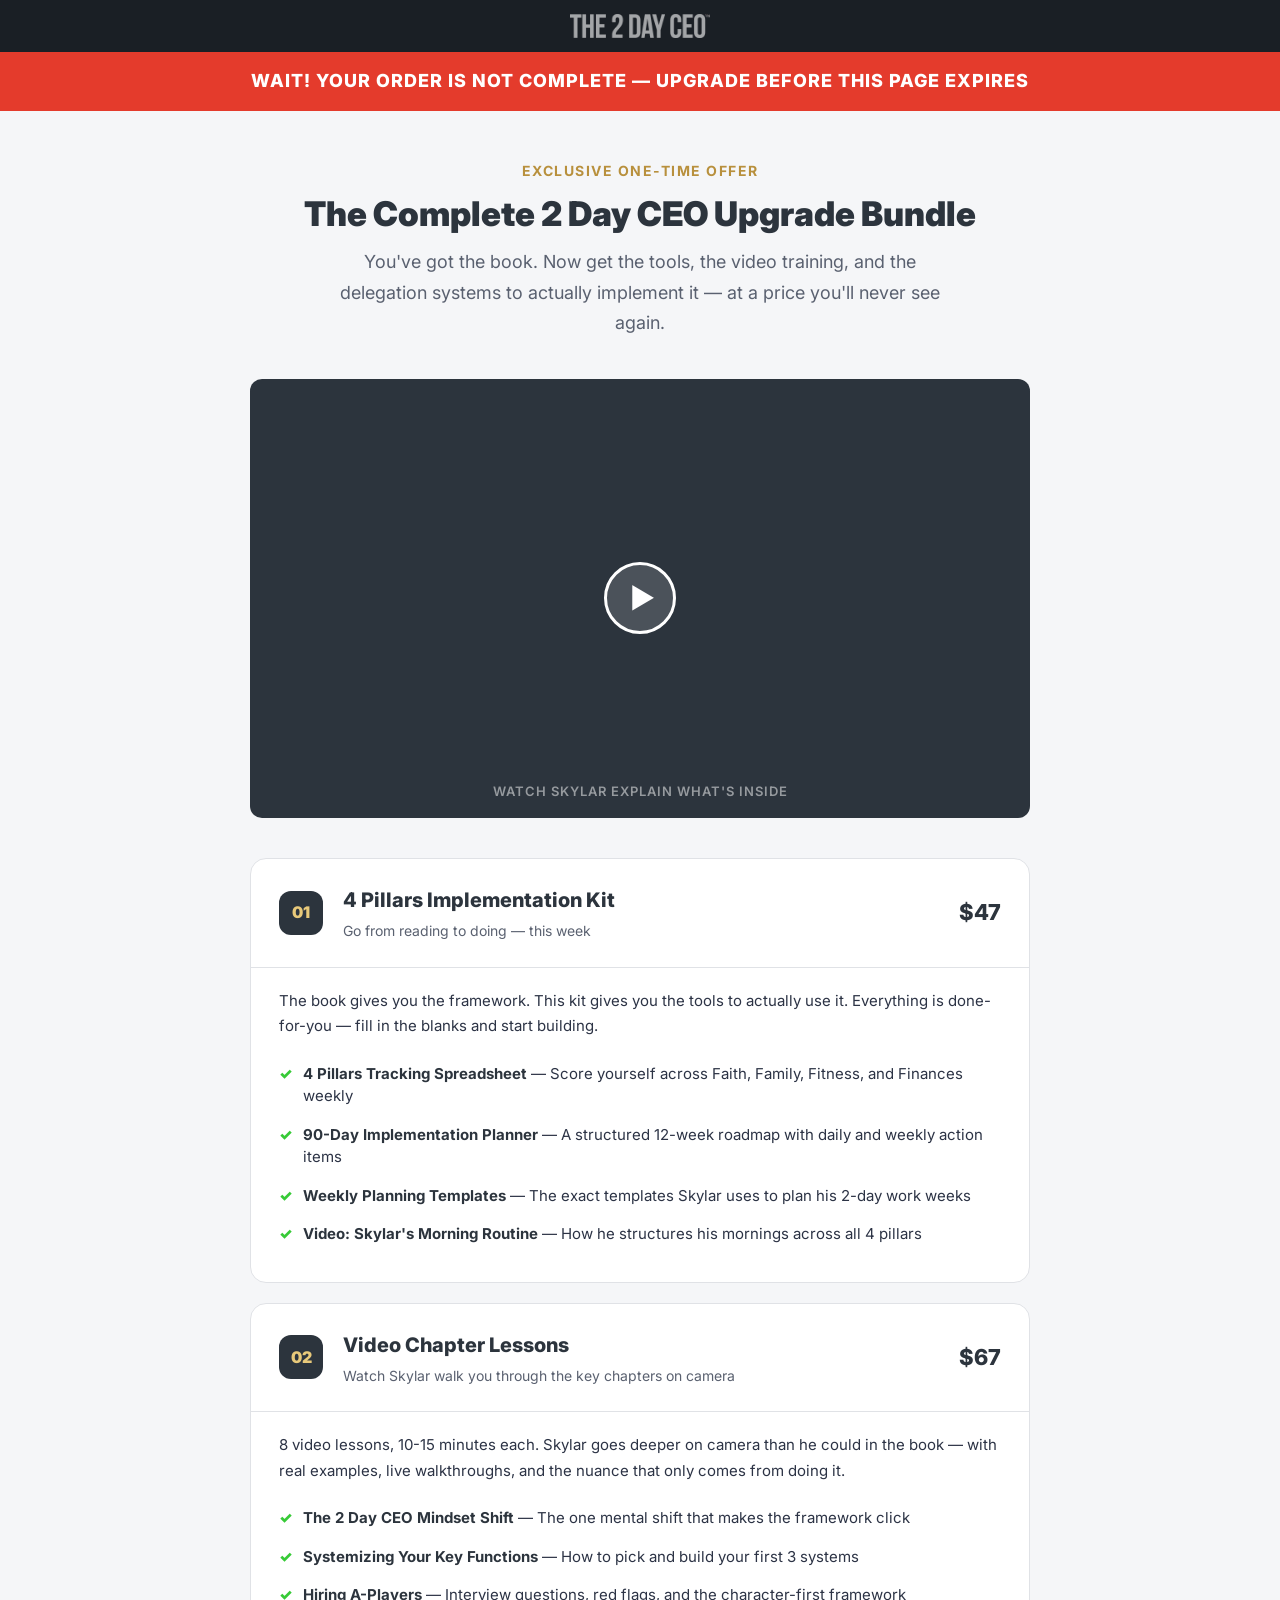
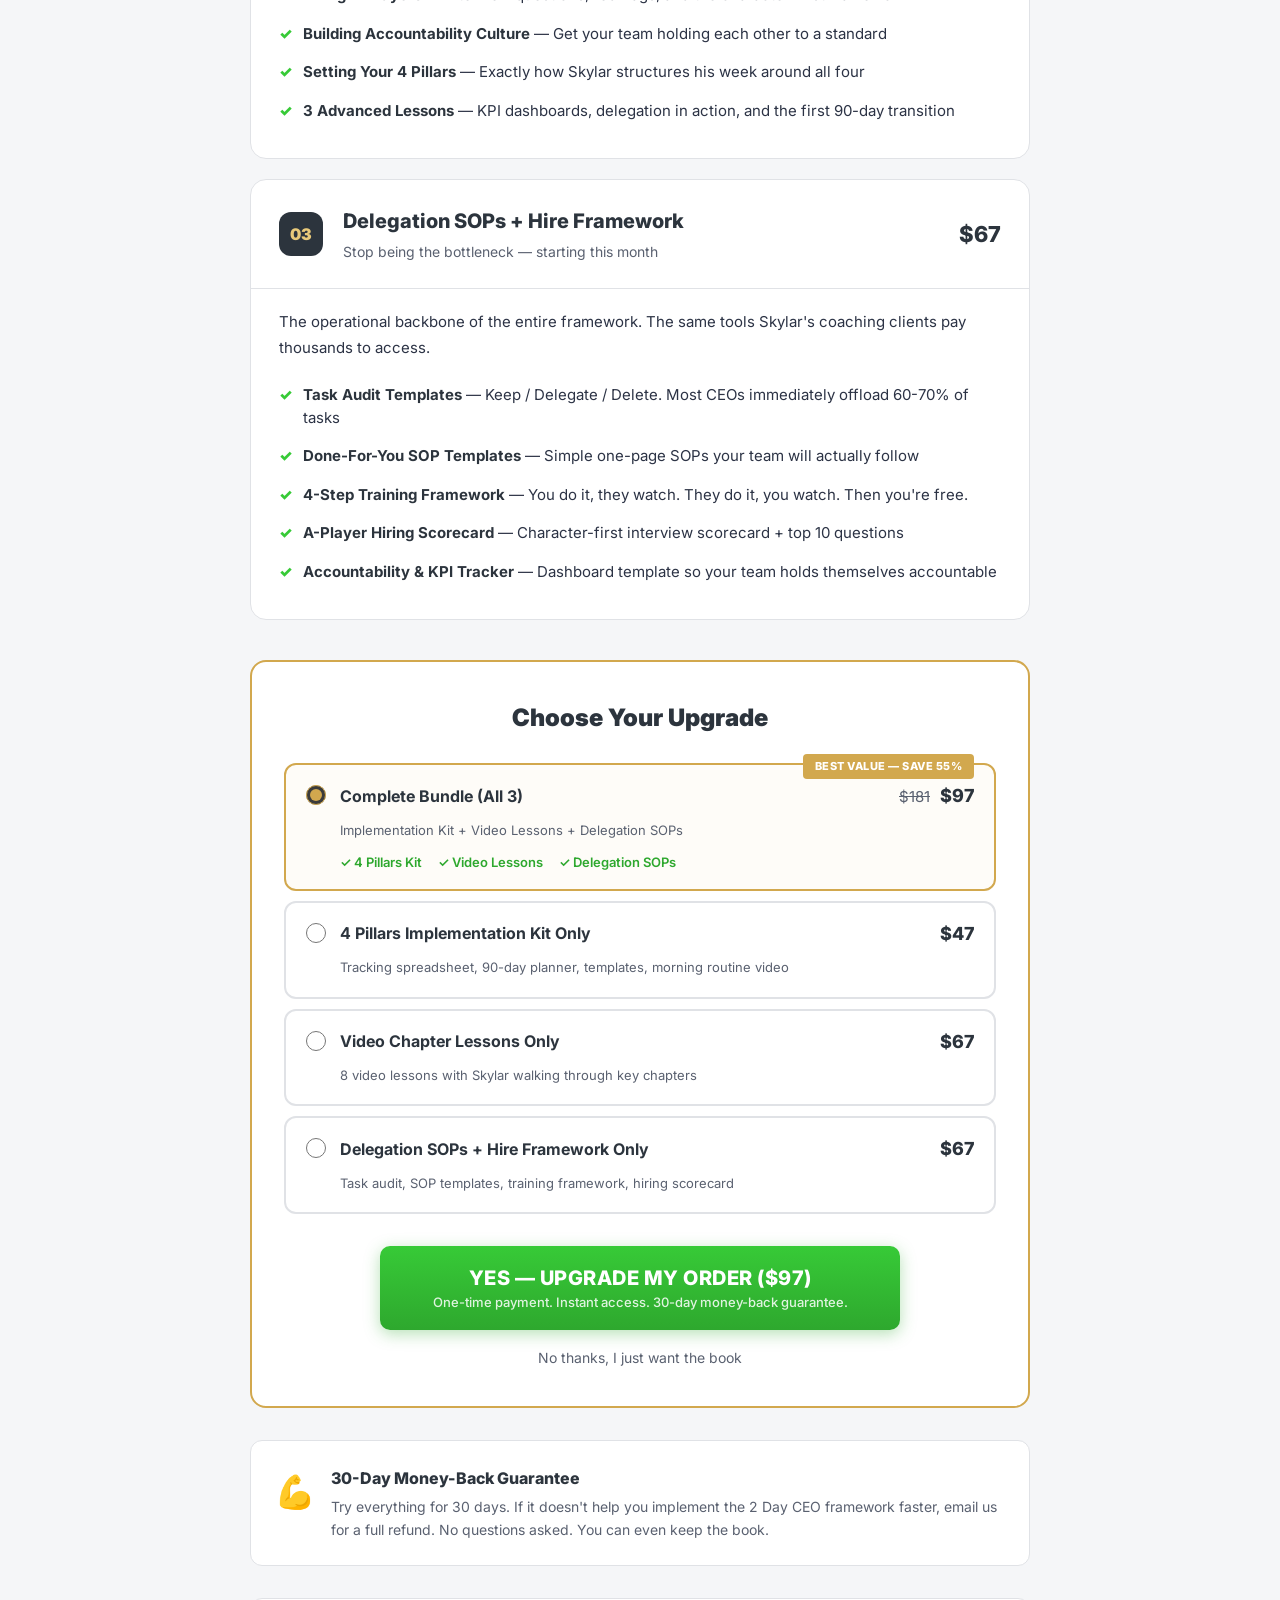
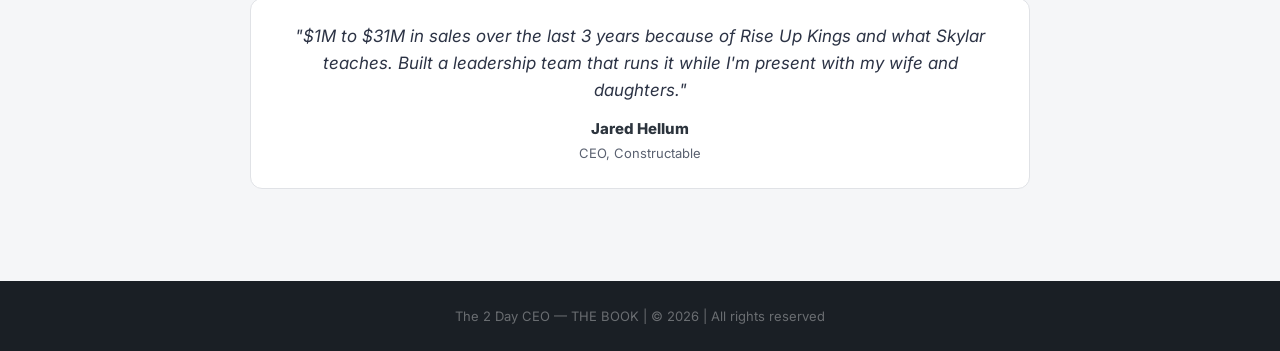
<file: 2dayceo-oto/index.html>
<!DOCTYPE html>
<html lang="en">
<head>
  <meta charset="UTF-8">
  <meta name="viewport" content="width=device-width, initial-scale=1.0">
  <title>Special Offer — Upgrade Your 2 Day CEO Experience</title>
  <link rel="preconnect" href="https://fonts.googleapis.com">
  <link rel="preconnect" href="https://fonts.gstatic.com" crossorigin>
  <link href="https://fonts.googleapis.com/css2?family=Inter:wght@300;400;500;600;700;800;900&display=swap" rel="stylesheet">
  <link rel="stylesheet" href="oto.css">
  <link rel="stylesheet" href="oto-bundle.css">
</head>
<body>

  <header class="oto-header">
    <img src="assets/logo-2dayceo-wide.webp" alt="The 2 Day CEO" class="oto-header__logo">
  </header>

  <div class="wait-banner">Wait! Your Order Is Not Complete — Upgrade Before This Page Expires</div>

  <main class="oto">
    <div class="oto__container">

      <div class="oto-hero">
        <p class="oto-hero__eyebrow">Exclusive One-Time Offer</p>
        <h1 class="oto-hero__title">The Complete 2 Day CEO Upgrade Bundle</h1>
        <p class="oto-hero__subtitle">You've got the book. Now get the tools, the video training, and the delegation systems to actually implement it — at a price you'll never see again.</p>
      </div>

      <div class="oto-video">
        <div class="oto-video__play">&#9654;</div>
        <p class="oto-video__label">Watch Skylar explain what's inside</p>
      </div>

      <!-- === PRODUCT 1 === -->
      <div class="upgrade-item" id="item-pillars">
        <div class="upgrade-item__header">
          <div class="upgrade-item__number">01</div>
          <div>
            <h2 class="upgrade-item__title">4 Pillars Implementation Kit</h2>
            <p class="upgrade-item__tagline">Go from reading to doing — this week</p>
          </div>
          <span class="upgrade-item__price">$47</span>
        </div>
        <div class="upgrade-item__body">
          <p>The book gives you the framework. This kit gives you the tools to actually use it. Everything is done-for-you — fill in the blanks and start building.</p>
          <ul class="upgrade-item__list">
            <li><strong>4 Pillars Tracking Spreadsheet</strong> — Score yourself across Faith, Family, Fitness, and Finances weekly</li>
            <li><strong>90-Day Implementation Planner</strong> — A structured 12-week roadmap with daily and weekly action items</li>
            <li><strong>Weekly Planning Templates</strong> — The exact templates Skylar uses to plan his 2-day work weeks</li>
            <li><strong>Video: Skylar's Morning Routine</strong> — How he structures his mornings across all 4 pillars</li>
          </ul>
        </div>
      </div>

      <!-- === PRODUCT 2 === -->
      <div class="upgrade-item" id="item-videos">
        <div class="upgrade-item__header">
          <div class="upgrade-item__number">02</div>
          <div>
            <h2 class="upgrade-item__title">Video Chapter Lessons</h2>
            <p class="upgrade-item__tagline">Watch Skylar walk you through the key chapters on camera</p>
          </div>
          <span class="upgrade-item__price">$67</span>
        </div>
        <div class="upgrade-item__body">
          <p>8 video lessons, 10-15 minutes each. Skylar goes deeper on camera than he could in the book — with real examples, live walkthroughs, and the nuance that only comes from doing it.</p>
          <ul class="upgrade-item__list">
            <li><strong>The 2 Day CEO Mindset Shift</strong> — The one mental shift that makes the framework click</li>
            <li><strong>Systemizing Your Key Functions</strong> — How to pick and build your first 3 systems</li>
            <li><strong>Hiring A-Players</strong> — Interview questions, red flags, and the character-first framework</li>
            <li><strong>Building Accountability Culture</strong> — Get your team holding each other to a standard</li>
            <li><strong>Setting Your 4 Pillars</strong> — Exactly how Skylar structures his week around all four</li>
            <li><strong>3 Advanced Lessons</strong> — KPI dashboards, delegation in action, and the first 90-day transition</li>
          </ul>
        </div>
      </div>

      <!-- === PRODUCT 3 === -->
      <div class="upgrade-item" id="item-delegation">
        <div class="upgrade-item__header">
          <div class="upgrade-item__number">03</div>
          <div>
            <h2 class="upgrade-item__title">Delegation SOPs + Hire Framework</h2>
            <p class="upgrade-item__tagline">Stop being the bottleneck — starting this month</p>
          </div>
          <span class="upgrade-item__price">$67</span>
        </div>
        <div class="upgrade-item__body">
          <p>The operational backbone of the entire framework. The same tools Skylar's coaching clients pay thousands to access.</p>
          <ul class="upgrade-item__list">
            <li><strong>Task Audit Templates</strong> — Keep / Delegate / Delete. Most CEOs immediately offload 60-70% of tasks</li>
            <li><strong>Done-For-You SOP Templates</strong> — Simple one-page SOPs your team will actually follow</li>
            <li><strong>4-Step Training Framework</strong> — You do it, they watch. They do it, you watch. Then you're free.</li>
            <li><strong>A-Player Hiring Scorecard</strong> — Character-first interview scorecard + top 10 questions</li>
            <li><strong>Accountability & KPI Tracker</strong> — Dashboard template so your team holds themselves accountable</li>
          </ul>
        </div>
      </div>

      <!-- === SELECTOR / CHECKOUT === -->
      <div class="upgrade-checkout" id="upgrade-checkout">
        <h2 class="upgrade-checkout__title">Choose Your Upgrade</h2>

        <div class="upgrade-options">
          <label class="upgrade-option upgrade-option--best">
            <div class="upgrade-option__badge">Best Value — Save 55%</div>
            <input type="radio" name="upgrade" value="bundle" data-price="97" checked>
            <div class="upgrade-option__content">
              <div class="upgrade-option__row">
                <span class="upgrade-option__name">Complete Bundle (All 3)</span>
                <span class="upgrade-option__price">
                  <span class="upgrade-option__strike">$181</span>
                  $97
                </span>
              </div>
              <span class="upgrade-option__desc">Implementation Kit + Video Lessons + Delegation SOPs</span>
              <div class="upgrade-option__includes">
                <span>&#10003; 4 Pillars Kit</span>
                <span>&#10003; Video Lessons</span>
                <span>&#10003; Delegation SOPs</span>
              </div>
            </div>
          </label>

          <label class="upgrade-option">
            <input type="radio" name="upgrade" value="pillars" data-price="47">
            <div class="upgrade-option__content">
              <div class="upgrade-option__row">
                <span class="upgrade-option__name">4 Pillars Implementation Kit Only</span>
                <span class="upgrade-option__price">$47</span>
              </div>
              <span class="upgrade-option__desc">Tracking spreadsheet, 90-day planner, templates, morning routine video</span>
            </div>
          </label>

          <label class="upgrade-option">
            <input type="radio" name="upgrade" value="videos" data-price="67">
            <div class="upgrade-option__content">
              <div class="upgrade-option__row">
                <span class="upgrade-option__name">Video Chapter Lessons Only</span>
                <span class="upgrade-option__price">$67</span>
              </div>
              <span class="upgrade-option__desc">8 video lessons with Skylar walking through key chapters</span>
            </div>
          </label>

          <label class="upgrade-option">
            <input type="radio" name="upgrade" value="delegation" data-price="67">
            <div class="upgrade-option__content">
              <div class="upgrade-option__row">
                <span class="upgrade-option__name">Delegation SOPs + Hire Framework Only</span>
                <span class="upgrade-option__price">$67</span>
              </div>
              <span class="upgrade-option__desc">Task audit, SOP templates, training framework, hiring scorecard</span>
            </div>
          </label>
        </div>

        <button class="btn btn--yes" id="upgradeBtn">
          YES — UPGRADE MY ORDER (<span id="upgradePrice">$97</span>)
          <span class="btn__sub">One-time payment. Instant access. 30-day money-back guarantee.</span>
        </button>

        <a href="#" class="oto-cta__decline">No thanks, I just want the book</a>
      </div>

      <div class="oto-guarantee">
        <div class="oto-guarantee__icon">&#128170;</div>
        <div>
          <p class="oto-guarantee__title">30-Day Money-Back Guarantee</p>
          <p class="oto-guarantee__text">Try everything for 30 days. If it doesn't help you implement the 2 Day CEO framework faster, email us for a full refund. No questions asked. You can even keep the book.</p>
        </div>
      </div>

      <div class="oto-testimonial">
        <p class="oto-testimonial__quote">"$1M to $31M in sales over the last 3 years because of Rise Up Kings and what Skylar teaches. Built a leadership team that runs it while I'm present with my wife and daughters."</p>
        <p class="oto-testimonial__name">Jared Hellum</p>
        <p class="oto-testimonial__title">CEO, Constructable</p>
      </div>

    </div>
  </main>

  <footer class="oto-footer">
    <p>The 2 Day CEO — THE BOOK | &copy; 2026 | All rights reserved</p>
  </footer>

  <script>
    document.addEventListener('DOMContentLoaded', function () {
      var radios = document.querySelectorAll('input[name="upgrade"]');
      var priceEl = document.getElementById('upgradePrice');
      var btn = document.getElementById('upgradeBtn');

      radios.forEach(function (radio) {
        radio.addEventListener('change', function () {
          priceEl.textContent = '$' + radio.dataset.price;
        });
      });

      btn.addEventListener('click', function () {
        alert('Upgrade added! (Placeholder — connect to payment processor.)');
      });
    });
  </script>

</body>
</html>
</file>
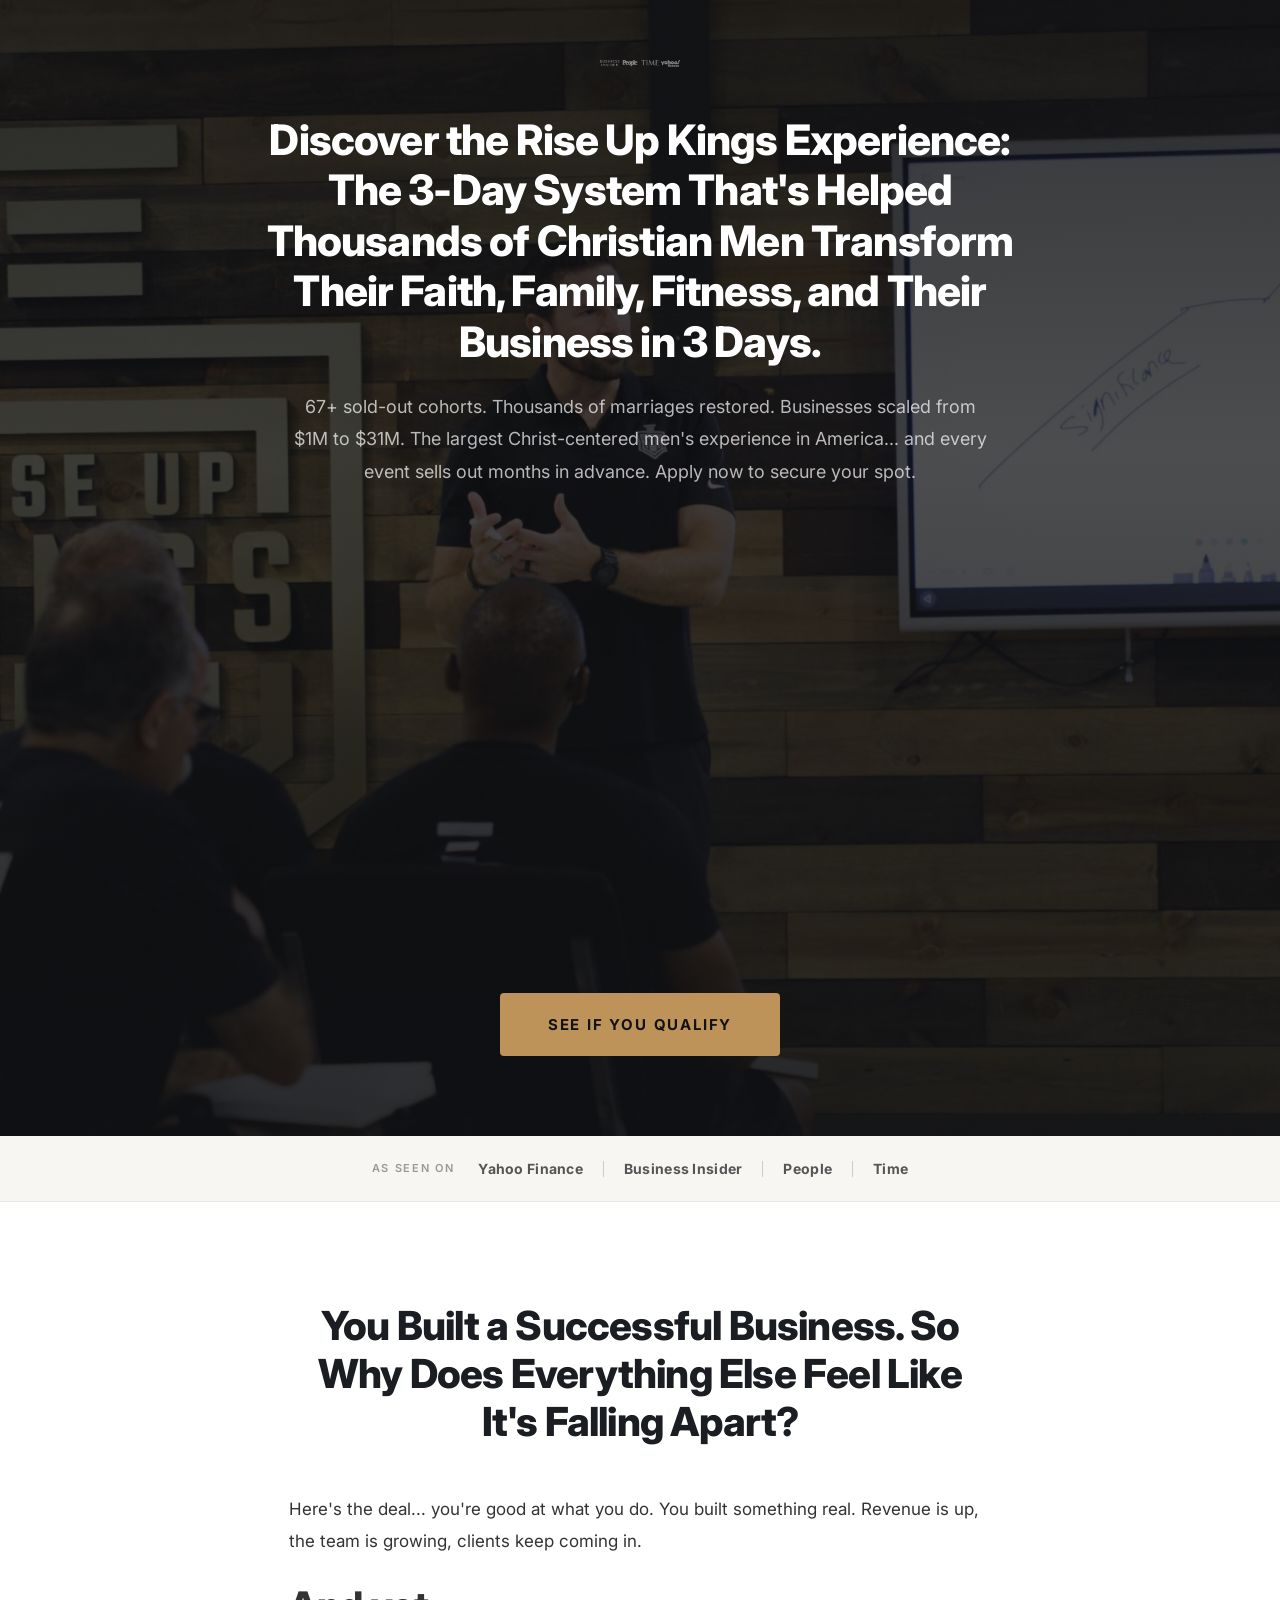
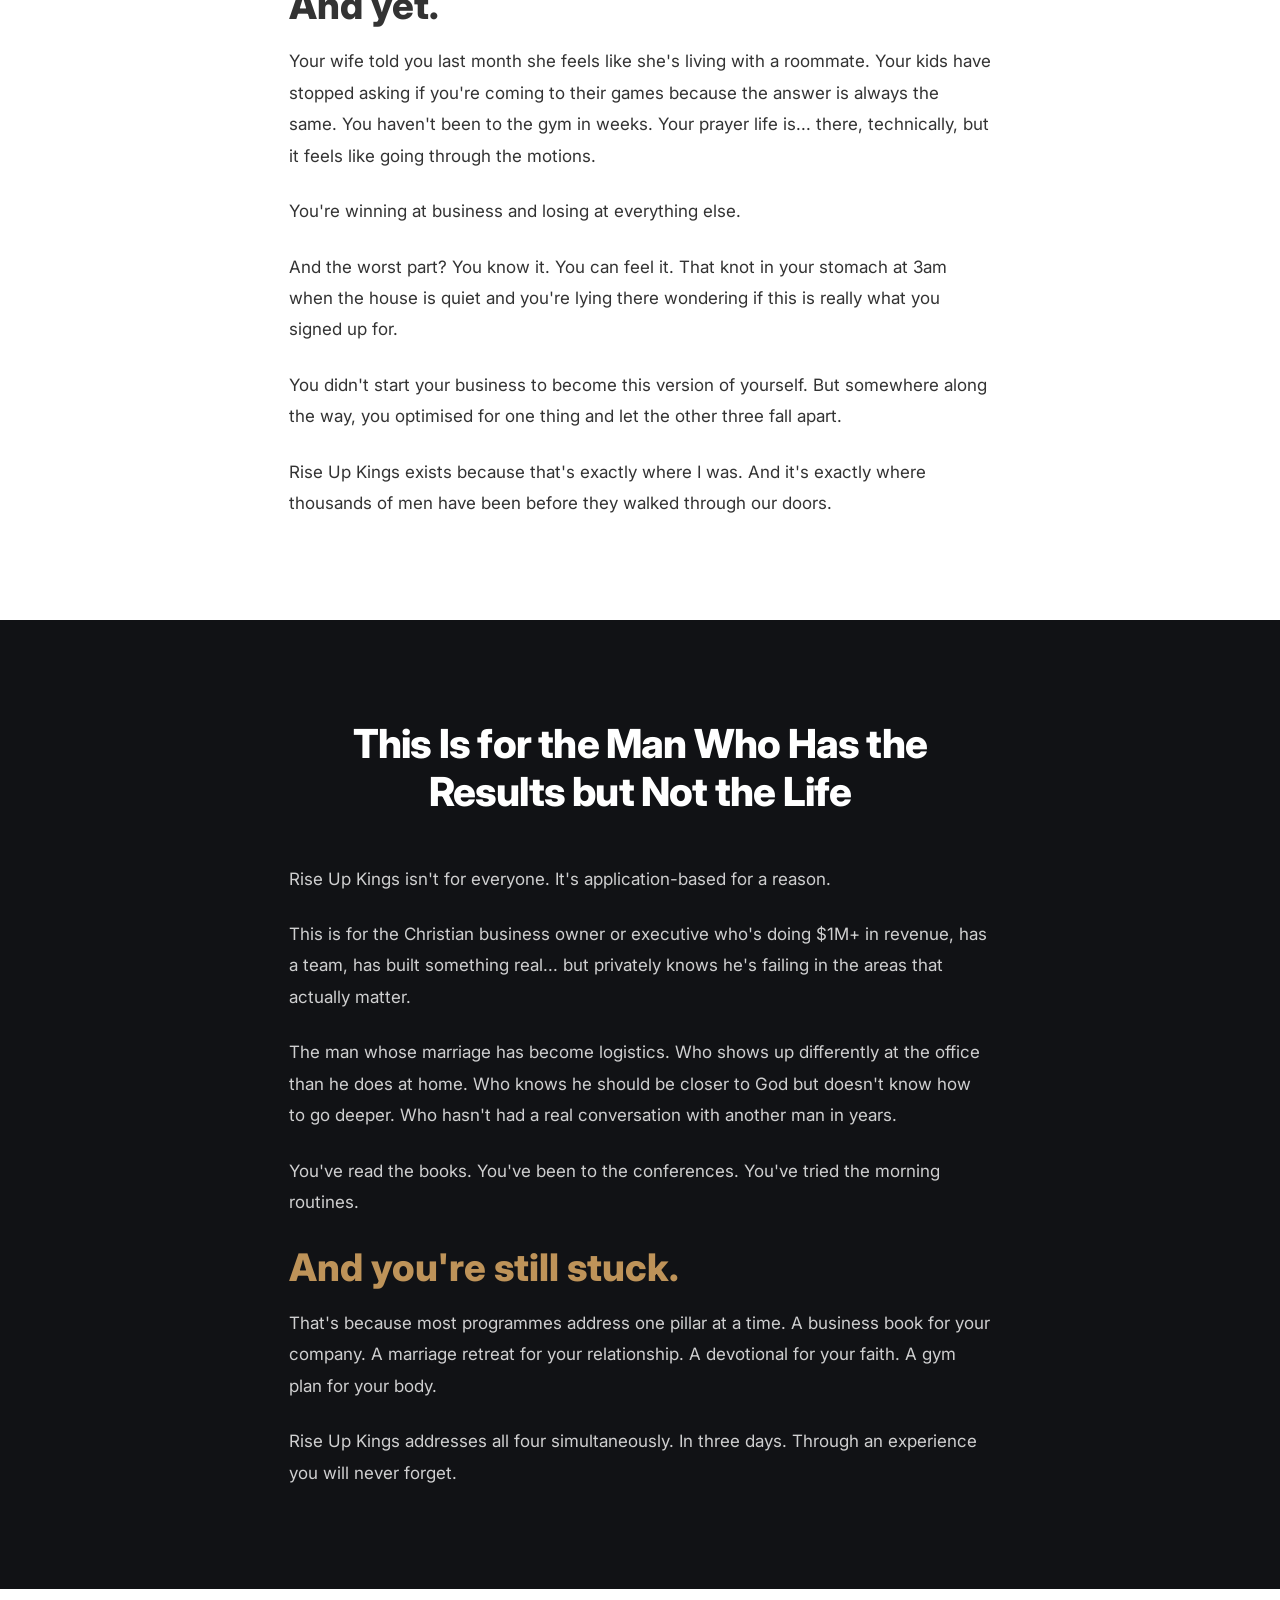
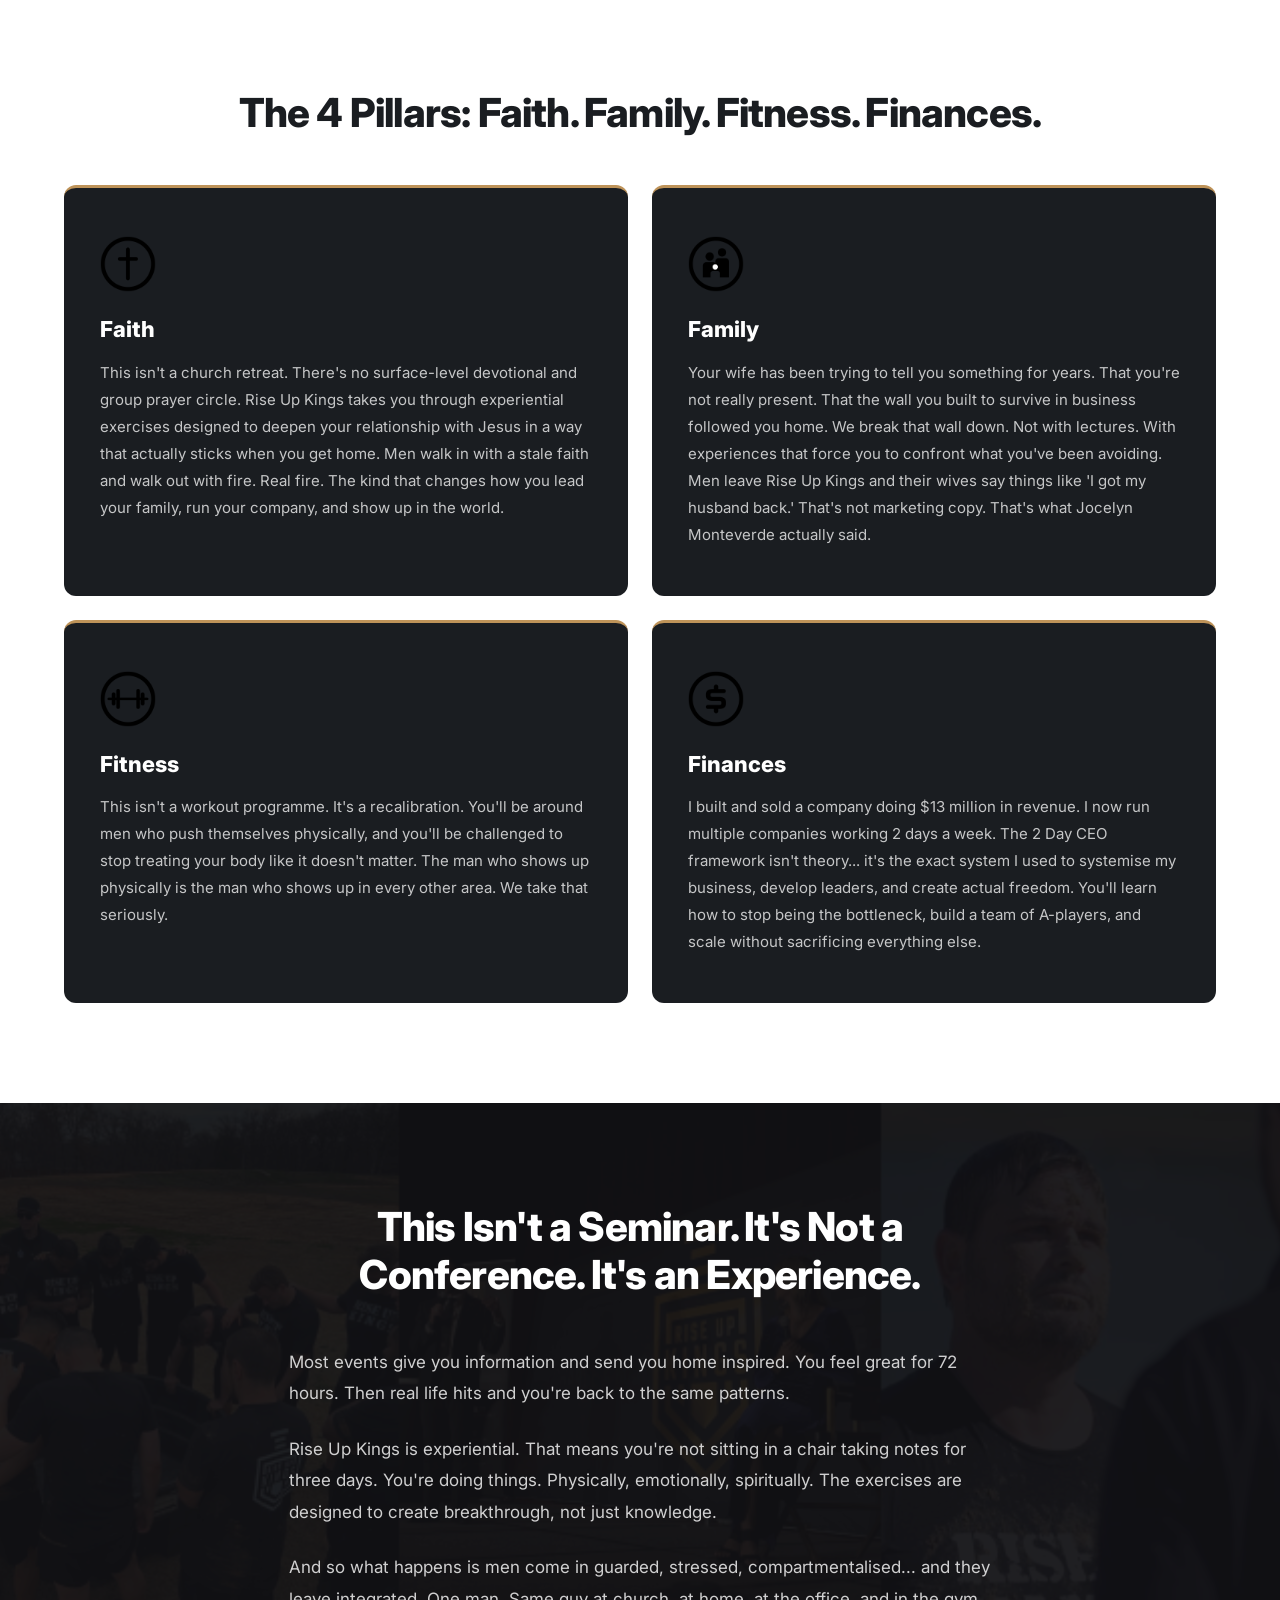
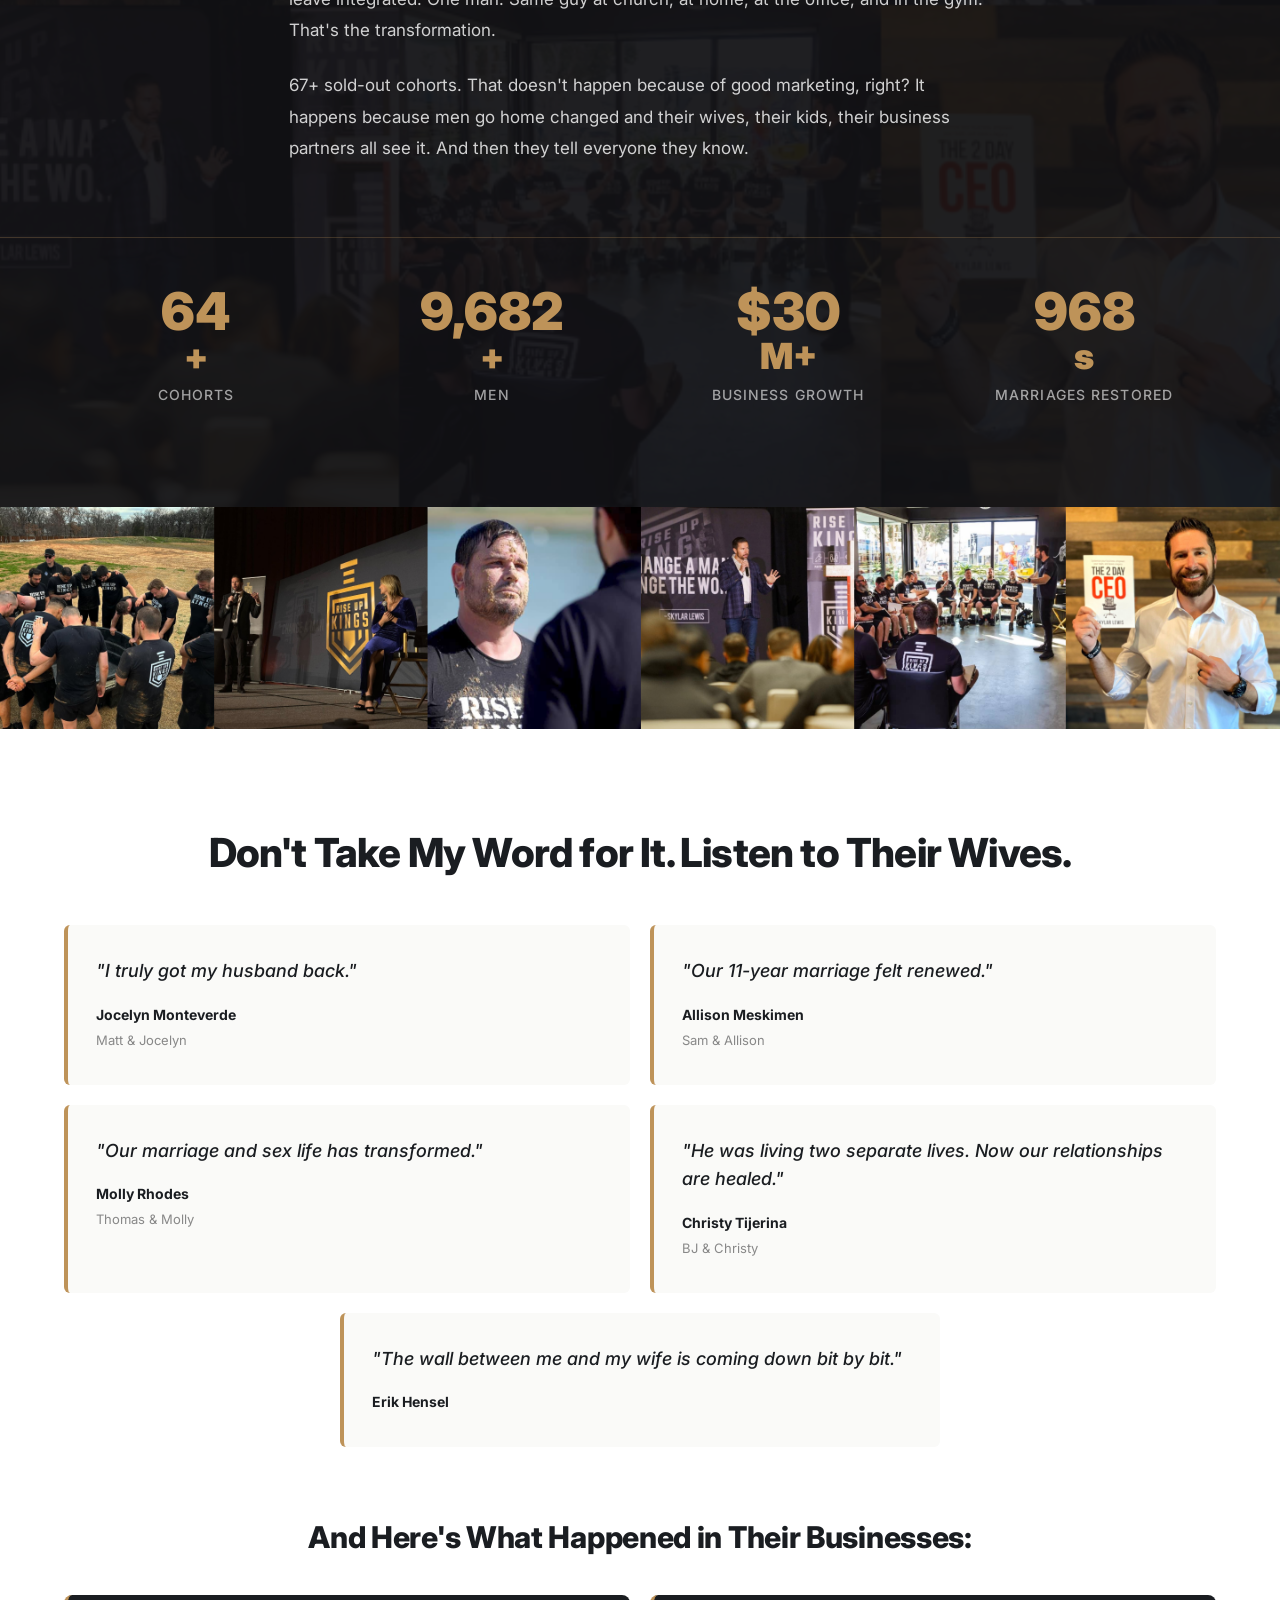
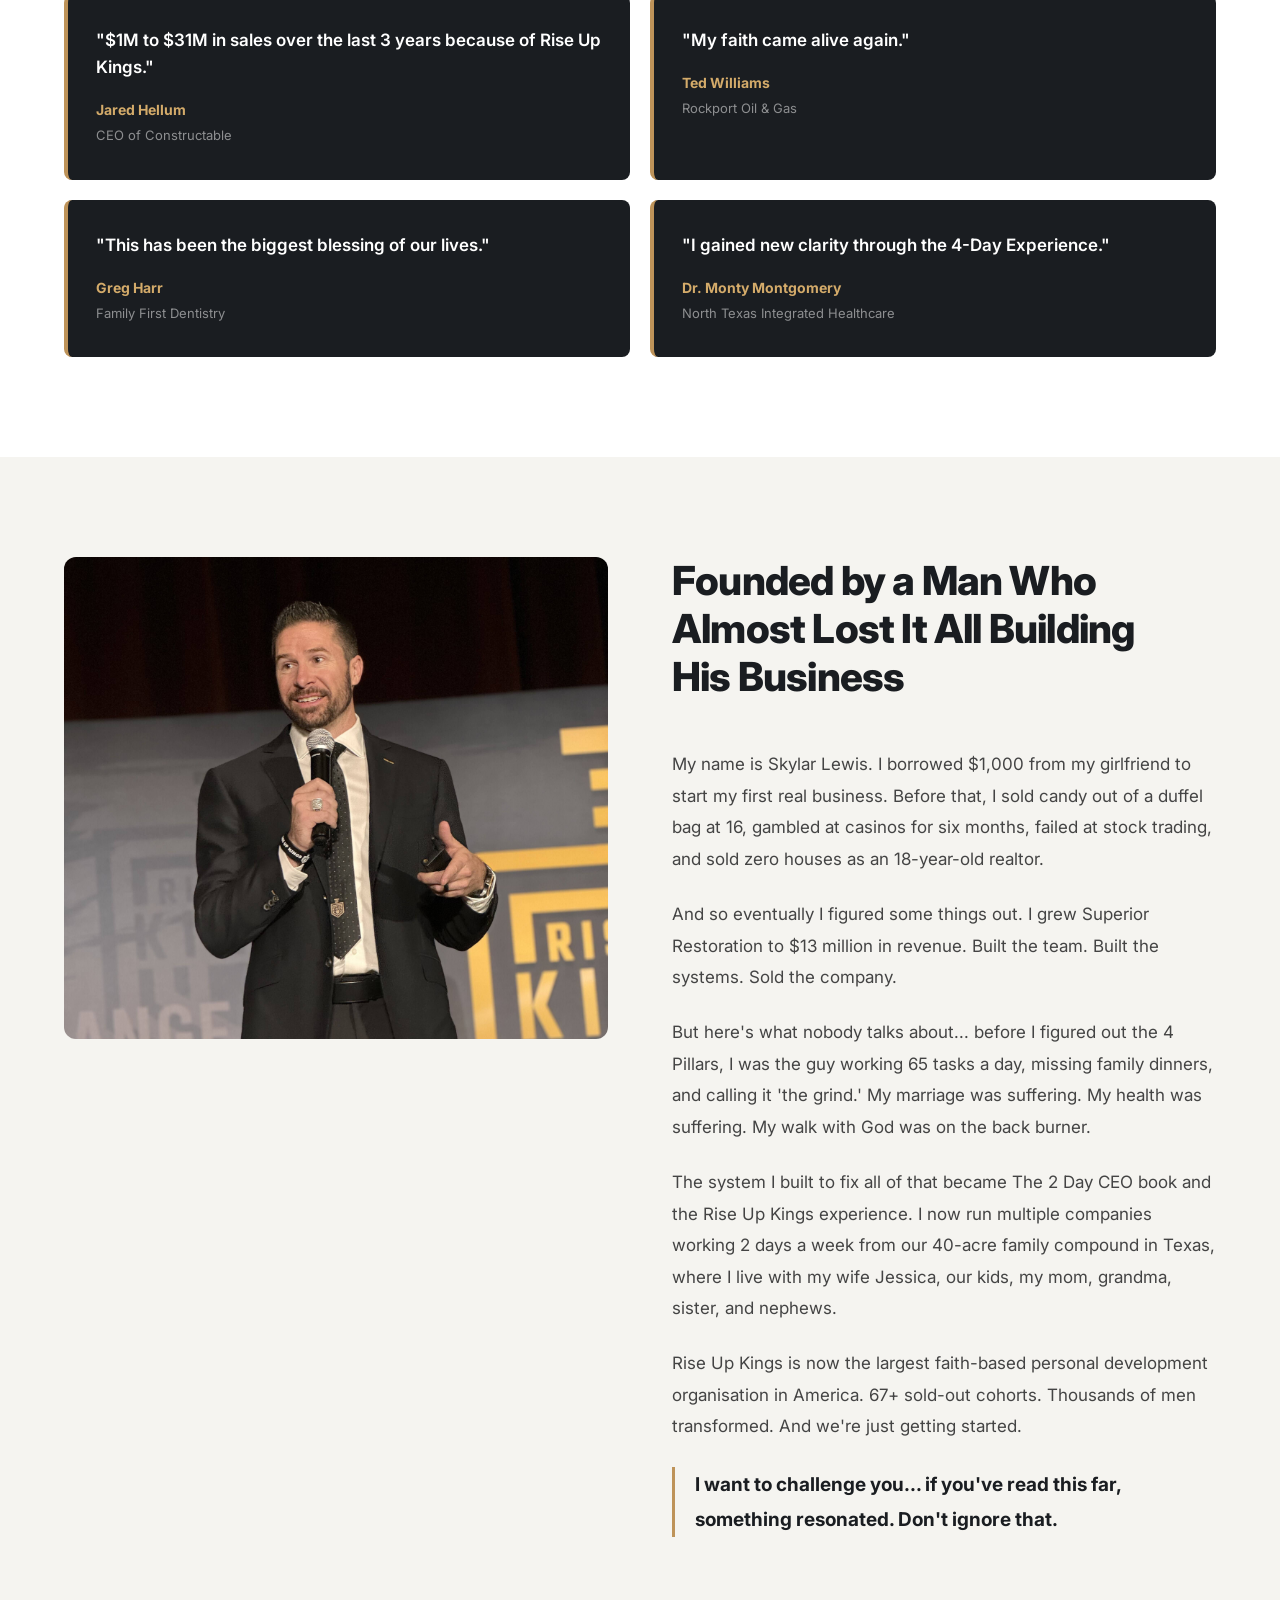
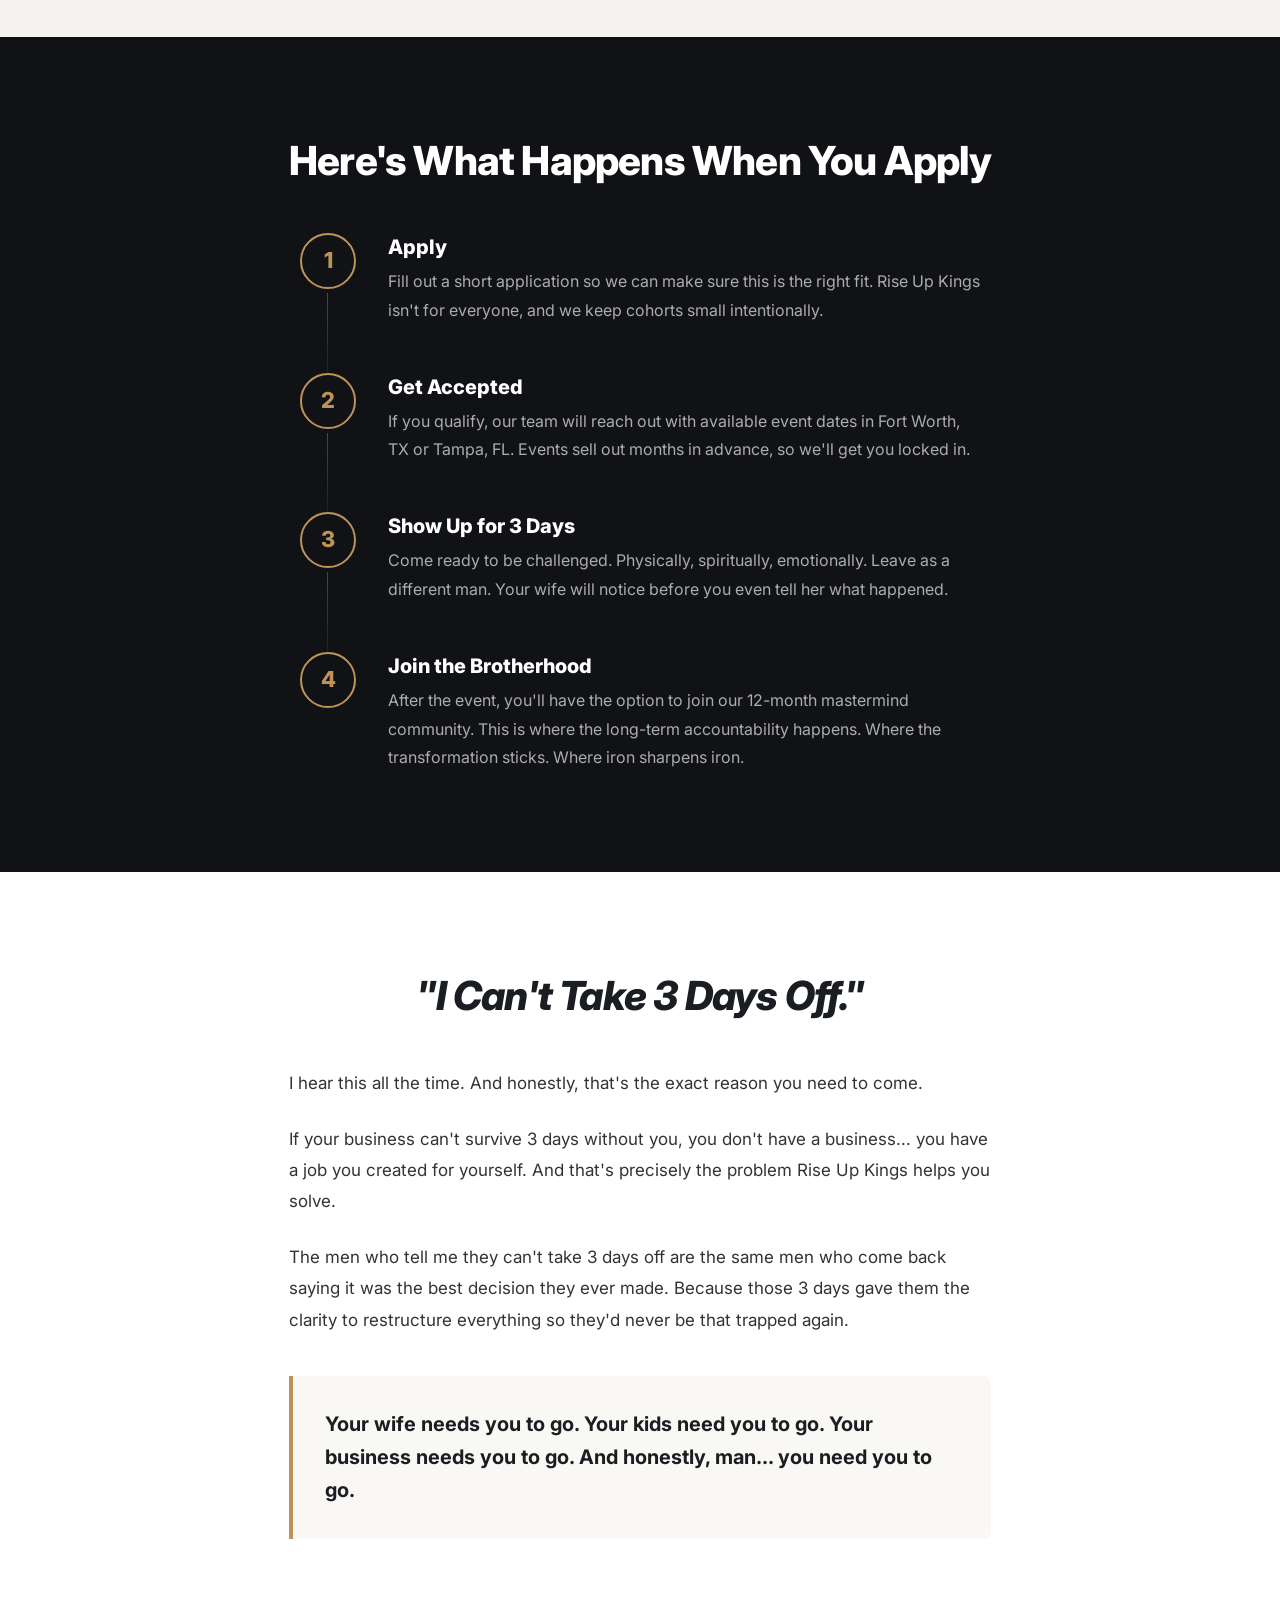
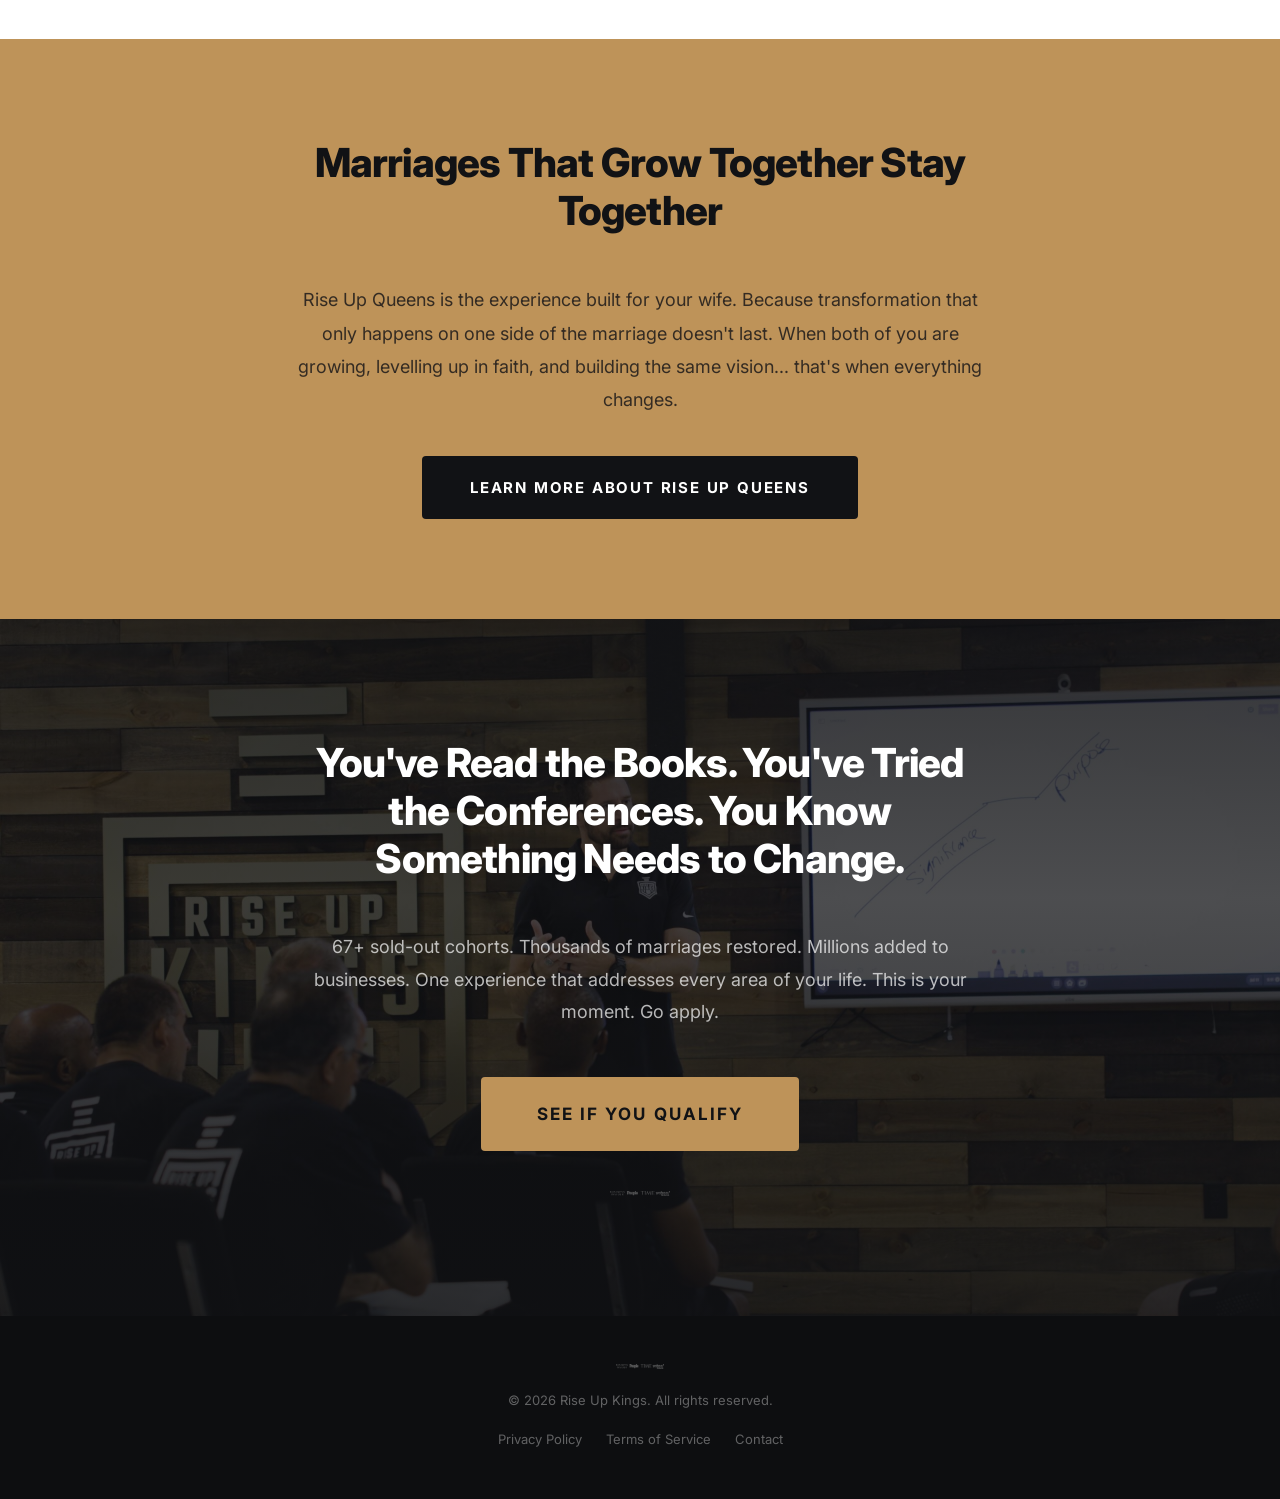
<file: riseupkings-lp/index.html>
<!DOCTYPE html>
<html lang="en">
<head>
    <meta charset="UTF-8">
    <meta name="viewport" content="width=device-width, initial-scale=1.0">
    <title>Rise Up Kings | The 3-Day Experience for Christian Business Leaders</title>
    <meta name="description" content="The largest Christ-centered men's experience in America. 67+ sold-out cohorts. Transform your Faith, Family, Fitness, and Business in 3 days.">
    <link rel="preconnect" href="https://fonts.googleapis.com">
    <link rel="preconnect" href="https://fonts.gstatic.com" crossorigin>
    <link href="https://fonts.googleapis.com/css2?family=Inter:wght@400;500;600;700;800;900&display=swap" rel="stylesheet">
    <link rel="stylesheet" href="styles.css">
    <link rel="icon" type="image/png" href="assets/rise-up-kings-logo.png">
</head>
<body>

    <!-- ============================================
         HERO
         ============================================ -->
    <section class="hero" id="top">
        <div class="hero-bg">
            <img src="assets/hero-bg.jpg" alt="" aria-hidden="true">
            <div class="hero-overlay"></div>
        </div>
        <div class="hero-content">
            <img src="assets/ruk-logo.png" alt="Rise Up Kings" class="hero-logo">
            <h1>Discover the Rise Up Kings Experience: The 3-Day System That's Helped Thousands of Christian Men Transform Their Faith, Family, Fitness, and Their Business in 3&nbsp;Days.</h1>
            <p class="hero-sub">67+ sold-out cohorts. Thousands of marriages restored. Businesses scaled from $1M to $31M. The largest Christ-centered men's experience in America... and every event sells out months in advance. Apply now to secure your spot.</p>
            <div class="wistia_responsive_padding" style="padding:56.25% 0 0 0;position:relative;">
                <div class="wistia_responsive_wrapper" style="height:100%;left:0;position:absolute;top:0;width:100%;">
                    <div class="wistia_embed wistia_async_x3xzh1u4gl seo=true videoFoam=true" style="height:100%;position:relative;width:100%;">&nbsp;</div>
                </div>
            </div>
            <script src="https://fast.wistia.com/embed/medias/x3xzh1u4gl.jsonp" async></script>
            <script src="https://fast.wistia.com/assets/external/E-v1.js" async></script>
            <a href="#apply" class="btn btn-gold">See If You Qualify</a>
        </div>
    </section>

    <!-- ============================================
         CREDIBILITY BAR
         ============================================ -->
    <section class="credibility-bar">
        <div class="container">
            <span class="credibility-label">As Seen On</span>
            <div class="credibility-logos">
                <span class="press-name">Yahoo Finance</span>
                <span class="press-divider"></span>
                <span class="press-name">Business Insider</span>
                <span class="press-divider"></span>
                <span class="press-name">People</span>
                <span class="press-divider"></span>
                <span class="press-name">Time</span>
            </div>
        </div>
    </section>

    <!-- ============================================
         SECTION 1: THE PROBLEM
         ============================================ -->
    <section class="section section-problem" id="problem">
        <div class="container-narrow">
            <h2 class="section-heading">You Built a Successful Business. So Why Does Everything Else Feel Like It's Falling&nbsp;Apart?</h2>
            <div class="editorial-copy">
                <p>Here's the deal... you're good at what you do. You built something real. Revenue is up, the team is growing, clients keep coming in.</p>
                <p class="standout-line">And yet.</p>
                <p>Your wife told you last month she feels like she's living with a roommate. Your kids have stopped asking if you're coming to their games because the answer is always the same. You haven't been to the gym in weeks. Your prayer life is... there, technically, but it feels like going through the motions.</p>
                <p>You're winning at business and losing at everything else.</p>
                <p>And the worst part? You know it. You can feel it. That knot in your stomach at 3am when the house is quiet and you're lying there wondering if this is really what you signed up for.</p>
                <p>You didn't start your business to become this version of yourself. But somewhere along the way, you optimised for one thing and let the other three fall apart.</p>
                <p>Rise Up Kings exists because that's exactly where I was. And it's exactly where thousands of men have been before they walked through our doors.</p>
            </div>
        </div>
    </section>

    <!-- ============================================
         SECTION 2: WHO THIS IS FOR
         ============================================ -->
    <section class="section section-dark section-who" id="who">
        <div class="container-narrow">
            <h2 class="section-heading">This Is for the Man Who Has the Results but Not the&nbsp;Life</h2>
            <div class="editorial-copy">
                <p>Rise Up Kings isn't for everyone. It's application-based for a reason.</p>
                <p>This is for the Christian business owner or executive who's doing $1M+ in revenue, has a team, has built something real... but privately knows he's failing in the areas that actually matter.</p>
                <p>The man whose marriage has become logistics. Who shows up differently at the office than he does at home. Who knows he should be closer to God but doesn't know how to go deeper. Who hasn't had a real conversation with another man in years.</p>
                <p>You've read the books. You've been to the conferences. You've tried the morning routines.</p>
                <p class="standout-line standout-gold">And you're still stuck.</p>
                <p>That's because most programmes address one pillar at a time. A business book for your company. A marriage retreat for your relationship. A devotional for your faith. A gym plan for your body.</p>
                <p>Rise Up Kings addresses all four simultaneously. In three days. Through an experience you will never forget.</p>
            </div>
        </div>
    </section>

    <!-- ============================================
         SECTION 3: THE 4 PILLARS
         ============================================ -->
    <section class="section section-pillars" id="pillars">
        <div class="container">
            <h2 class="section-heading">The 4 Pillars: Faith. Family. Fitness. Finances.</h2>
            <div class="pillars-grid">
                <div class="pillar-card">
                    <div class="pillar-icon">
                        <img src="assets/faith-icon.png" alt="Faith">
                    </div>
                    <h3>Faith</h3>
                    <p>This isn't a church retreat. There's no surface-level devotional and group prayer circle. Rise Up Kings takes you through experiential exercises designed to deepen your relationship with Jesus in a way that actually sticks when you get home. Men walk in with a stale faith and walk out with fire. Real fire. The kind that changes how you lead your family, run your company, and show up in the world.</p>
                </div>
                <div class="pillar-card">
                    <div class="pillar-icon">
                        <img src="assets/family-icon.png" alt="Family">
                    </div>
                    <h3>Family</h3>
                    <p>Your wife has been trying to tell you something for years. That you're not really present. That the wall you built to survive in business followed you home. We break that wall down. Not with lectures. With experiences that force you to confront what you've been avoiding. Men leave Rise Up Kings and their wives say things like 'I got my husband back.' That's not marketing copy. That's what Jocelyn Monteverde actually said.</p>
                </div>
                <div class="pillar-card">
                    <div class="pillar-icon">
                        <img src="assets/fitness-icon.png" alt="Fitness">
                    </div>
                    <h3>Fitness</h3>
                    <p>This isn't a workout programme. It's a recalibration. You'll be around men who push themselves physically, and you'll be challenged to stop treating your body like it doesn't matter. The man who shows up physically is the man who shows up in every other area. We take that seriously.</p>
                </div>
                <div class="pillar-card">
                    <div class="pillar-icon">
                        <img src="assets/finance-icon.png" alt="Finances">
                    </div>
                    <h3>Finances</h3>
                    <p>I built and sold a company doing $13 million in revenue. I now run multiple companies working 2 days a week. The 2 Day CEO framework isn't theory... it's the exact system I used to systemise my business, develop leaders, and create actual freedom. You'll learn how to stop being the bottleneck, build a team of A-players, and scale without sacrificing everything else.</p>
                </div>
            </div>
        </div>
    </section>

    <!-- ============================================
         SECTION 4: WHAT MAKES THIS DIFFERENT
         ============================================ -->
    <section class="section section-dark section-different" id="different">
        <div class="section-different-bg">
            <img src="assets/skylar-photo-grid.png" alt="" aria-hidden="true">
        </div>
        <div class="container-narrow">
            <h2 class="section-heading">This Isn't a Seminar. It's Not a Conference. It's an&nbsp;Experience.</h2>
            <div class="editorial-copy">
                <p>Most events give you information and send you home inspired. You feel great for 72 hours. Then real life hits and you're back to the same patterns.</p>
                <p>Rise Up Kings is experiential. That means you're not sitting in a chair taking notes for three days. You're doing things. Physically, emotionally, spiritually. The exercises are designed to create breakthrough, not just knowledge.</p>
                <p>And so what happens is men come in guarded, stressed, compartmentalised... and they leave integrated. One man. Same guy at church, at home, at the office, and in the gym. That's the transformation.</p>
                <p>67+ sold-out cohorts. That doesn't happen because of good marketing, right? It happens because men go home changed and their wives, their kids, their business partners all see it. And then they tell everyone they know.</p>
            </div>
        </div>
        <div class="stat-bar">
            <div class="container">
                <div class="stat-bar-grid">
                    <div class="stat-item">
                        <span class="stat-number" data-target="67">0</span><span class="stat-plus">+</span>
                        <span class="stat-label">Cohorts</span>
                    </div>
                    <div class="stat-item">
                        <span class="stat-number" data-target="10000">0</span><span class="stat-plus">+</span>
                        <span class="stat-label">Men</span>
                    </div>
                    <div class="stat-item">
                        <span class="stat-number stat-dollar" data-target="31">0</span><span class="stat-plus">M+</span>
                        <span class="stat-label">Business Growth</span>
                    </div>
                    <div class="stat-item">
                        <span class="stat-number stat-thousands" data-target="1000">0</span><span class="stat-plus">s</span>
                        <span class="stat-label">Marriages Restored</span>
                    </div>
                </div>
            </div>
        </div>
    </section>

    <!-- ============================================
         PHOTO STRIP BREAK
         ============================================ -->
    <div class="photo-strip">
        <img src="assets/skylar-photo-strip.png" alt="Rise Up Kings events">
    </div>

    <!-- ============================================
         SECTION 5: PROOF / TESTIMONIALS
         ============================================ -->
    <section class="section section-testimonials" id="proof">
        <div class="container">
            <h2 class="section-heading">Don't Take My Word for It. Listen to Their&nbsp;Wives.</h2>

            <div class="testimonial-grid wife-testimonials">
                <div class="testimonial-card testimonial-wife">
                    <blockquote>
                        <p>"I truly got my husband back."</p>
                    </blockquote>
                    <div class="testimonial-attribution">
                        <span class="testimonial-name">Jocelyn Monteverde</span>
                        <span class="testimonial-context">Matt & Jocelyn</span>
                    </div>
                </div>
                <div class="testimonial-card testimonial-wife">
                    <blockquote>
                        <p>"Our 11-year marriage felt renewed."</p>
                    </blockquote>
                    <div class="testimonial-attribution">
                        <span class="testimonial-name">Allison Meskimen</span>
                        <span class="testimonial-context">Sam & Allison</span>
                    </div>
                </div>
                <div class="testimonial-card testimonial-wife">
                    <blockquote>
                        <p>"Our marriage and sex life has transformed."</p>
                    </blockquote>
                    <div class="testimonial-attribution">
                        <span class="testimonial-name">Molly Rhodes</span>
                        <span class="testimonial-context">Thomas & Molly</span>
                    </div>
                </div>
                <div class="testimonial-card testimonial-wife">
                    <blockquote>
                        <p>"He was living two separate lives. Now our relationships are healed."</p>
                    </blockquote>
                    <div class="testimonial-attribution">
                        <span class="testimonial-name">Christy Tijerina</span>
                        <span class="testimonial-context">BJ & Christy</span>
                    </div>
                </div>
                <div class="testimonial-card testimonial-wife">
                    <blockquote>
                        <p>"The wall between me and my wife is coming down bit by bit."</p>
                    </blockquote>
                    <div class="testimonial-attribution">
                        <span class="testimonial-name">Erik Hensel</span>
                    </div>
                </div>
            </div>

            <h3 class="subsection-heading">And Here's What Happened in Their Businesses:</h3>

            <div class="testimonial-grid business-testimonials">
                <div class="testimonial-card testimonial-business">
                    <blockquote>
                        <p>"$1M to $31M in sales over the last 3 years because of Rise Up Kings."</p>
                    </blockquote>
                    <div class="testimonial-attribution">
                        <span class="testimonial-name">Jared Hellum</span>
                        <span class="testimonial-context">CEO of Constructable</span>
                    </div>
                </div>
                <div class="testimonial-card testimonial-business">
                    <blockquote>
                        <p>"My faith came alive again."</p>
                    </blockquote>
                    <div class="testimonial-attribution">
                        <span class="testimonial-name">Ted Williams</span>
                        <span class="testimonial-context">Rockport Oil & Gas</span>
                    </div>
                </div>
                <div class="testimonial-card testimonial-business">
                    <blockquote>
                        <p>"This has been the biggest blessing of our lives."</p>
                    </blockquote>
                    <div class="testimonial-attribution">
                        <span class="testimonial-name">Greg Harr</span>
                        <span class="testimonial-context">Family First Dentistry</span>
                    </div>
                </div>
                <div class="testimonial-card testimonial-business">
                    <blockquote>
                        <p>"I gained new clarity through the 4-Day Experience."</p>
                    </blockquote>
                    <div class="testimonial-attribution">
                        <span class="testimonial-name">Dr. Monty Montgomery</span>
                        <span class="testimonial-context">North Texas Integrated Healthcare</span>
                    </div>
                </div>
            </div>
        </div>
    </section>

    <!-- ============================================
         SECTION 6: ABOUT SKYLAR
         ============================================ -->
    <section class="section section-about" id="about">
        <div class="container">
            <div class="about-grid">
                <div class="about-image">
                    <img src="assets/skylar-speaking-stage.jpg" alt="Skylar Lewis speaking on stage">
                </div>
                <div class="about-content">
                    <h2 class="section-heading section-heading-left">Founded by a Man Who Almost Lost It All Building His&nbsp;Business</h2>
                    <div class="editorial-copy">
                        <p>My name is Skylar Lewis. I borrowed $1,000 from my girlfriend to start my first real business. Before that, I sold candy out of a duffel bag at 16, gambled at casinos for six months, failed at stock trading, and sold zero houses as an 18-year-old realtor.</p>
                        <p>And so eventually I figured some things out. I grew Superior Restoration to $13 million in revenue. Built the team. Built the systems. Sold the company.</p>
                        <p>But here's what nobody talks about... before I figured out the 4 Pillars, I was the guy working 65 tasks a day, missing family dinners, and calling it 'the grind.' My marriage was suffering. My health was suffering. My walk with God was on the back burner.</p>
                        <p>The system I built to fix all of that became The 2 Day CEO book and the Rise Up Kings experience. I now run multiple companies working 2 days a week from our 40-acre family compound in Texas, where I live with my wife Jessica, our kids, my mom, grandma, sister, and nephews.</p>
                        <p>Rise Up Kings is now the largest faith-based personal development organisation in America. 67+ sold-out cohorts. Thousands of men transformed. And we're just getting started.</p>
                        <p class="about-challenge">I want to challenge you... if you've read this far, something resonated. Don't ignore that.</p>
                    </div>
                </div>
            </div>
        </div>
    </section>

    <!-- ============================================
         SECTION 7: HOW IT WORKS
         ============================================ -->
    <section class="section section-dark section-steps" id="how">
        <div class="container">
            <h2 class="section-heading">Here's What Happens When You Apply</h2>
            <div class="steps-timeline">
                <div class="step-item">
                    <div class="step-number">1</div>
                    <div class="step-content">
                        <h3>Apply</h3>
                        <p>Fill out a short application so we can make sure this is the right fit. Rise Up Kings isn't for everyone, and we keep cohorts small intentionally.</p>
                    </div>
                </div>
                <div class="step-item">
                    <div class="step-number">2</div>
                    <div class="step-content">
                        <h3>Get Accepted</h3>
                        <p>If you qualify, our team will reach out with available event dates in Fort Worth, TX or Tampa, FL. Events sell out months in advance, so we'll get you locked in.</p>
                    </div>
                </div>
                <div class="step-item">
                    <div class="step-number">3</div>
                    <div class="step-content">
                        <h3>Show Up for 3 Days</h3>
                        <p>Come ready to be challenged. Physically, spiritually, emotionally. Leave as a different man. Your wife will notice before you even tell her what happened.</p>
                    </div>
                </div>
                <div class="step-item">
                    <div class="step-number">4</div>
                    <div class="step-content">
                        <h3>Join the Brotherhood</h3>
                        <p>After the event, you'll have the option to join our 12-month mastermind community. This is where the long-term accountability happens. Where the transformation sticks. Where iron sharpens iron.</p>
                    </div>
                </div>
            </div>
        </div>
    </section>

    <!-- ============================================
         SECTION 8: OBJECTION HANDLING
         ============================================ -->
    <section class="section section-objection" id="objection">
        <div class="container-narrow">
            <h2 class="section-heading">"I Can't Take 3 Days Off."</h2>
            <div class="editorial-copy">
                <p>I hear this all the time. And honestly, that's the exact reason you need to come.</p>
                <p>If your business can't survive 3 days without you, you don't have a business... you have a job you created for yourself. And that's precisely the problem Rise Up Kings helps you solve.</p>
                <p>The men who tell me they can't take 3 days off are the same men who come back saying it was the best decision they ever made. Because those 3 days gave them the clarity to restructure everything so they'd never be that trapped again.</p>
                <div class="callout-block">
                    <p>Your wife needs you to go. Your kids need you to go. Your business needs you to go. And honestly, man... you need you to go.</p>
                </div>
            </div>
        </div>
    </section>

    <!-- ============================================
         SECTION 9: RISE UP QUEENS
         ============================================ -->
    <section class="section section-queens" id="queens">
        <div class="container-narrow">
            <h2 class="section-heading section-heading-dark">Marriages That Grow Together Stay Together</h2>
            <p class="queens-copy">Rise Up Queens is the experience built for your wife. Because transformation that only happens on one side of the marriage doesn't last. When both of you are growing, levelling up in faith, and building the same vision... that's when everything changes.</p>
            <a href="#apply" class="btn btn-dark">Learn More About Rise Up Queens</a>
        </div>
    </section>

    <!-- ============================================
         SECTION 10: FINAL CTA
         ============================================ -->
    <section class="section section-final-cta" id="apply">
        <div class="section-final-bg">
            <img src="assets/hero-bg.jpg" alt="" aria-hidden="true">
            <div class="hero-overlay"></div>
        </div>
        <div class="container-narrow">
            <h2 class="section-heading">You've Read the Books. You've Tried the Conferences. You Know Something Needs to&nbsp;Change.</h2>
            <p class="final-sub">67+ sold-out cohorts. Thousands of marriages restored. Millions added to businesses. One experience that addresses every area of your life. This is your moment. Go apply.</p>
            <a href="#apply" class="btn btn-gold btn-large">See If You Qualify</a>
            <img src="assets/ruk-logo.png" alt="Rise Up Kings" class="final-logo">
        </div>
    </section>

    <!-- ============================================
         FOOTER
         ============================================ -->
    <footer class="site-footer">
        <div class="container">
            <img src="assets/ruk-logo.png" alt="Rise Up Kings" class="footer-logo">
            <p class="copyright">&copy; 2026 Rise Up Kings. All rights reserved.</p>
            <div class="footer-links">
                <a href="#">Privacy Policy</a>
                <a href="#">Terms of Service</a>
                <a href="#">Contact</a>
            </div>
        </div>
    </footer>

    <script src="script.js"></script>
</body>
</html>
</file>
<file: 2dayceo-checkout/checkout.css>
/* ============================================
   CHECKOUT PAGE — The 2 Day CEO
   ============================================ */

*, *::before, *::after {
  margin: 0;
  padding: 0;
  box-sizing: border-box;
}

:root {
  --gold: #d2a84e;
  --gold-dark: #b8903d;
  --gold-light: #e8c97a;
  --dark: #2c343d;
  --dark-deep: #1a1f25;
  --red: #e43b2c;
  --red-dark: #c42f22;
  --green: #37ca37;
  --green-dark: #2ea82e;
  --gray-light: #f5f6f8;
  --gray-mid: #edeef0;
  --gray-border: #e0e2e6;
  --text: #2c3345;
  --text-light: #5a6170;
  --white: #ffffff;
  --font: 'Inter', -apple-system, sans-serif;
}

html {
  -webkit-font-smoothing: antialiased;
}

body {
  font-family: var(--font);
  font-size: 15px;
  line-height: 1.6;
  color: var(--text);
  background: var(--gray-light);
  min-height: 100vh;
  display: flex;
  flex-direction: column;
}

img {
  max-width: 100%;
  height: auto;
  display: block;
}

a {
  color: var(--gold-dark);
  text-decoration: none;
}

a:hover {
  text-decoration: underline;
}

.container {
  max-width: 1080px;
  margin: 0 auto;
  padding: 0 24px;
}

/* ============================================
   HEADER
   ============================================ */
.checkout-header {
  background: var(--white);
  border-bottom: 1px solid var(--gray-border);
  padding: 16px 0;
}

.checkout-header .container {
  display: flex;
  justify-content: space-between;
  align-items: center;
}

.checkout-header__logo {
  height: 28px;
  width: auto;
}

.checkout-header__secure {
  display: flex;
  align-items: center;
  gap: 6px;
  font-size: 13px;
  font-weight: 600;
  color: var(--text-light);
}

.checkout-header__secure svg {
  color: var(--green);
}

/* ============================================
   CHECKOUT LAYOUT
   ============================================ */
.checkout {
  padding: 40px 0 60px;
  flex: 1;
}

.checkout__inner {
  display: grid;
  grid-template-columns: 420px 1fr;
  gap: 40px;
  align-items: start;
}

/* ============================================
   STEP INDICATOR
   ============================================ */
.steps {
  display: flex;
  align-items: center;
  gap: 12px;
  margin-bottom: 32px;
}

.step {
  display: flex;
  align-items: center;
  gap: 8px;
}

.step__num {
  width: 28px;
  height: 28px;
  border-radius: 50%;
  background: var(--gray-border);
  color: var(--text-light);
  display: flex;
  align-items: center;
  justify-content: center;
  font-size: 13px;
  font-weight: 700;
}

.step--active .step__num {
  background: var(--dark);
  color: var(--white);
}

.step--completed .step__num {
  background: var(--green);
  color: var(--white);
}

.step__label {
  font-size: 14px;
  font-weight: 600;
  color: var(--text-light);
}

.step--active .step__label {
  color: var(--dark);
}

.step__divider {
  flex: 1;
  height: 2px;
  background: var(--gray-border);
  max-width: 60px;
}

/* ============================================
   FORM SECTIONS
   ============================================ */
.form-section {
  background: var(--white);
  border-radius: 12px;
  padding: 32px;
  border: 1px solid var(--gray-border);
}

.form-section--hidden {
  display: none;
}

.form-section__title {
  font-size: 18px;
  font-weight: 800;
  color: var(--dark);
  margin-bottom: 20px;
  padding-bottom: 12px;
  border-bottom: 1px solid var(--gray-border);
}

.form-section__title:not(:first-child) {
  margin-top: 28px;
}

.form-group {
  margin-bottom: 16px;
}

.form-group label {
  display: block;
  font-size: 13px;
  font-weight: 600;
  margin-bottom: 6px;
  color: var(--text);
}

.form-group input,
.form-group select {
  width: 100%;
  padding: 12px 14px;
  border: 1px solid var(--gray-border);
  border-radius: 8px;
  font-size: 15px;
  font-family: var(--font);
  color: var(--text);
  background: var(--white);
  transition: border-color 0.2s;
}

.form-group input:focus,
.form-group select:focus {
  outline: none;
  border-color: var(--gold);
  box-shadow: 0 0 0 3px rgba(210, 168, 78, 0.12);
}

.form-group input.error {
  border-color: var(--red);
}

.form-row {
  display: grid;
  grid-template-columns: 1fr 1fr;
  gap: 12px;
}

.form-row--3 {
  grid-template-columns: 1fr 1fr 1fr;
}

/* ============================================
   BUTTONS
   ============================================ */
.btn {
  display: inline-block;
  font-family: var(--font);
  font-weight: 800;
  font-size: 16px;
  padding: 16px 32px;
  border: none;
  border-radius: 8px;
  cursor: pointer;
  transition: all 0.2s;
  text-align: center;
}

.btn--cta {
  background: linear-gradient(180deg, var(--green) 0%, var(--green-dark) 100%);
  color: var(--white);
  box-shadow: 0 4px 12px rgba(46, 168, 46, 0.3);
  text-transform: uppercase;
  letter-spacing: 0.3px;
}

.btn--cta:hover {
  transform: translateY(-1px);
  box-shadow: 0 6px 20px rgba(46, 168, 46, 0.4);
}

.btn--complete {
  background: linear-gradient(180deg, var(--red) 0%, var(--red-dark) 100%);
  box-shadow: 0 4px 12px rgba(228, 59, 44, 0.3);
  font-size: 18px;
  padding: 18px 32px;
}

.btn--complete:hover {
  box-shadow: 0 6px 20px rgba(228, 59, 44, 0.4);
}

.btn--full {
  width: 100%;
  margin-top: 8px;
}

.btn--back {
  background: none;
  border: 1px solid var(--gray-border);
  color: var(--text-light);
  font-weight: 600;
  font-size: 14px;
  padding: 10px 20px;
  margin-bottom: 12px;
}

.btn--back:hover {
  background: var(--gray-light);
}

/* Card Icons */
.card-icons {
  display: flex;
  gap: 8px;
  margin-bottom: 20px;
}

.card-icon {
  padding: 4px 10px;
  border: 1px solid var(--gray-border);
  border-radius: 4px;
  font-size: 11px;
  font-weight: 700;
  color: var(--text-light);
  background: var(--gray-light);
}

/* Secure Note */
.secure-note {
  display: flex;
  align-items: center;
  gap: 8px;
  margin-top: 16px;
  padding: 12px;
  background: var(--gray-light);
  border-radius: 8px;
  font-size: 12px;
  color: var(--text-light);
}

.secure-note svg {
  flex-shrink: 0;
  color: var(--green);
}

/* ============================================
   ORDER SUMMARY
   ============================================ */
.order-summary {
  background: var(--white);
  border-radius: 12px;
  padding: 28px;
  border: 1px solid var(--gray-border);
  position: sticky;
  top: 24px;
}

.order-summary__title {
  font-size: 18px;
  font-weight: 800;
  color: var(--dark);
  margin-bottom: 20px;
}

/* Product Options */
.product-options {
  display: flex;
  flex-direction: column;
  gap: 10px;
  margin-bottom: 20px;
}

.product-option {
  position: relative;
  display: flex;
  align-items: start;
  gap: 12px;
  padding: 14px 16px;
  border: 2px solid var(--gray-border);
  border-radius: 10px;
  cursor: pointer;
  transition: border-color 0.2s;
}

.product-option:hover {
  border-color: var(--gold-light);
}

.product-option input[type="radio"] {
  margin-top: 3px;
  accent-color: var(--gold);
  width: 18px;
  height: 18px;
  flex-shrink: 0;
}

.product-option input[type="radio"]:checked ~ .product-option__content {
  color: var(--dark);
}

.product-option:has(input:checked) {
  border-color: var(--gold);
  background: rgba(210, 168, 78, 0.04);
}

.product-option__content {
  flex: 1;
}

.product-option__header {
  display: flex;
  justify-content: space-between;
  align-items: center;
  margin-bottom: 2px;
}

.product-option__name {
  font-weight: 700;
  font-size: 15px;
  color: var(--dark);
}

.product-option__price {
  font-weight: 800;
  font-size: 16px;
  color: var(--dark);
}

.product-option__desc {
  font-size: 13px;
  color: var(--text-light);
}

.product-option--popular {
  position: relative;
}

.product-option__badge {
  position: absolute;
  top: -10px;
  right: 16px;
  background: var(--gold);
  color: var(--white);
  font-size: 11px;
  font-weight: 800;
  text-transform: uppercase;
  letter-spacing: 0.5px;
  padding: 2px 10px;
  border-radius: 4px;
}

/* ============================================
   ORDER BUMP
   ============================================ */
.order-bump {
  margin-bottom: 20px;
  border: 2px dashed var(--gold);
  border-radius: 10px;
  background: rgba(210, 168, 78, 0.06);
  overflow: hidden;
}

.order-bump__inner {
  display: flex;
  gap: 12px;
  padding: 16px;
  cursor: pointer;
}

.order-bump__checkbox {
  flex-shrink: 0;
  padding-top: 2px;
}

.order-bump__checkbox input[type="checkbox"] {
  width: 20px;
  height: 20px;
  accent-color: var(--gold);
  cursor: pointer;
}

.order-bump__tag {
  font-size: 11px;
  font-weight: 800;
  text-transform: uppercase;
  letter-spacing: 0.5px;
  color: var(--red);
  margin-bottom: 4px;
}

.order-bump__title {
  font-size: 15px;
  font-weight: 700;
  color: var(--dark);
  margin-bottom: 6px;
}

.order-bump__desc {
  font-size: 13px;
  color: var(--text-light);
  line-height: 1.5;
}

/* Book preview */
.order-summary__book {
  text-align: center;
  padding: 16px 0;
}

.order-summary__book img {
  max-width: 120px;
  margin: 0 auto;
  filter: drop-shadow(0 4px 12px rgba(0,0,0,0.15));
}

/* ============================================
   LINE ITEMS
   ============================================ */
.order-summary__lines {
  border-top: 1px solid var(--gray-border);
  padding-top: 16px;
}

.order-line {
  display: flex;
  justify-content: space-between;
  padding: 8px 0;
  font-size: 14px;
  color: var(--text);
}

.order-line--bump {
  color: var(--gold-dark);
  font-weight: 600;
}

.order-line--total {
  border-top: 2px solid var(--dark);
  margin-top: 8px;
  padding-top: 12px;
  font-size: 18px;
  font-weight: 800;
  color: var(--dark);
}

/* ============================================
   GUARANTEE
   ============================================ */
.guarantee {
  display: flex;
  gap: 12px;
  align-items: start;
  margin-top: 20px;
  padding: 16px;
  background: var(--gray-light);
  border-radius: 8px;
}

.guarantee__icon {
  font-size: 24px;
  flex-shrink: 0;
}

.guarantee__text {
  font-size: 13px;
  color: var(--text-light);
  line-height: 1.5;
}

.guarantee__text strong {
  color: var(--dark);
}

/* ============================================
   MINI TESTIMONIAL
   ============================================ */
.mini-testimonial {
  margin-top: 16px;
  padding: 16px;
  border-left: 3px solid var(--gold-light);
  background: rgba(210, 168, 78, 0.04);
  border-radius: 0 8px 8px 0;
}

.mini-testimonial__quote {
  font-size: 13px;
  font-style: italic;
  color: var(--text);
  margin-bottom: 6px;
  line-height: 1.5;
}

.mini-testimonial__name {
  font-size: 12px;
  font-weight: 700;
  color: var(--text-light);
}

/* ============================================
   FOOTER
   ============================================ */
.checkout-footer {
  background: var(--dark-deep);
  padding: 24px 0;
  text-align: center;
}

.checkout-footer p {
  font-size: 13px;
  color: rgba(255, 255, 255, 0.4);
}

.checkout-footer__links {
  margin-top: 8px;
}

.checkout-footer__links a {
  color: rgba(255, 255, 255, 0.5);
  font-size: 12px;
}

.checkout-footer__links a:hover {
  color: rgba(255, 255, 255, 0.8);
}

/* ============================================
   RESPONSIVE
   ============================================ */
@media (max-width: 860px) {
  .checkout__inner {
    grid-template-columns: 1fr;
  }

  /* Summary already first in DOM, no reorder needed */

  .order-summary {
    position: static;
  }
}

@media (max-width: 600px) {
  .form-section {
    padding: 20px 16px;
  }

  .form-row,
  .form-row--3 {
    grid-template-columns: 1fr;
  }

  .checkout {
    padding: 24px 0 40px;
  }

  .order-summary {
    padding: 20px 16px;
  }

  .product-option__header {
    flex-direction: column;
    align-items: start;
    gap: 2px;
  }
}
</file>
<file: 2dayceo-lp/styles.css>
/* ============================================
   THE 2 DAY CEO — Book Funnel LP
   ============================================ */

/* --- Reset & Base --- */
*, *::before, *::after {
  margin: 0;
  padding: 0;
  box-sizing: border-box;
}

:root {
  --gold: #d2a84e;
  --gold-dark: #b8903d;
  --gold-light: #e8c97a;
  --dark: #2c343d;
  --dark-deep: #1a1f25;
  --red: #e43b2c;
  --red-dark: #c42f22;
  --blue: #188bf6;
  --green: #37ca37;
  --navy: #435780;
  --gray-light: #f5f6f8;
  --gray-mid: #edeef0;
  --gray-border: #e0e2e6;
  --text: #2c3345;
  --text-light: #5a6170;
  --white: #ffffff;
  --font-heading: 'Inter', -apple-system, sans-serif;
  --font-body: 'Inter', -apple-system, sans-serif;
  --max-width: 1200px;
  --readable-width: 750px;
  --narrow-width: 900px;
}

html {
  scroll-behavior: smooth;
  -webkit-font-smoothing: antialiased;
}

body {
  font-family: var(--font-body);
  font-size: 17px;
  line-height: 1.7;
  color: var(--text);
  background: var(--white);
}

img {
  max-width: 100%;
  height: auto;
  display: block;
}

a {
  color: var(--blue);
  text-decoration: none;
}

h1, h2, h3, h4 {
  font-family: var(--font-heading);
  line-height: 1.25;
  color: var(--dark);
}

/* --- Layout --- */
.container {
  max-width: var(--max-width);
  margin: 0 auto;
  padding: 0 24px;
}

.container--narrow {
  max-width: var(--narrow-width);
}

.container--readable {
  max-width: var(--readable-width);
}

/* --- Buttons --- */
.btn {
  display: inline-block;
  font-family: var(--font-body);
  font-weight: 800;
  font-size: 18px;
  letter-spacing: 0.3px;
  padding: 18px 40px;
  border: none;
  border-radius: 8px;
  cursor: pointer;
  transition: all 0.2s ease;
  text-align: center;
  text-decoration: none;
}

.btn--cta {
  background: linear-gradient(180deg, var(--red) 0%, var(--red-dark) 100%);
  color: var(--white);
  box-shadow: 0 4px 16px rgba(228, 59, 44, 0.35);
  text-transform: uppercase;
}

.btn--cta:hover {
  transform: translateY(-2px);
  box-shadow: 0 6px 24px rgba(228, 59, 44, 0.45);
}

.btn--full {
  width: 100%;
}

.btn--center {
  display: block;
  max-width: 520px;
  margin: 32px auto;
}

.btn--large {
  font-size: 21px;
  padding: 22px 48px;
}

/* --- Highlight --- */
.highlight-gold {
  color: var(--gold);
}

/* --- Check List --- */
.check-list {
  list-style: none;
  margin: 20px 0 28px;
}

.check-list li {
  position: relative;
  padding-left: 32px;
  margin-bottom: 14px;
  font-size: 16px;
  line-height: 1.6;
}

.check-list li::before {
  content: '\2713';
  position: absolute;
  left: 0;
  top: 1px;
  color: var(--green);
  font-weight: 900;
  font-size: 18px;
}

.check-list--light li {
  color: rgba(255, 255, 255, 0.95);
}

.check-list--light li::before {
  color: var(--gold-light);
}

/* ============================================
   URGENCY TOP BAR
   ============================================ */
.urgency-bar {
  text-align: center;
  padding: 12px 24px;
  font-weight: 700;
  font-size: 15px;
  letter-spacing: 0.3px;
}

.urgency-bar--top {
  background: linear-gradient(90deg, var(--gold-dark) 0%, var(--gold) 50%, var(--gold-dark) 100%);
  color: var(--dark-deep);
  position: sticky;
  top: 0;
  z-index: 100;
  box-shadow: 0 2px 8px rgba(0,0,0,0.15);
}

.urgency-bar--mid {
  background: var(--dark);
  color: var(--white);
  padding: 20px 24px;
  font-size: 20px;
}

.urgency-icon {
  margin-right: 6px;
}

/* ============================================
   HERO SECTION
   ============================================ */
.hero {
  background: var(--white);
  padding: 60px 0 40px;
  position: relative;
  overflow: hidden;
}

.hero::before {
  content: '';
  position: absolute;
  top: 0;
  left: 0;
  right: 0;
  bottom: 0;
  background: linear-gradient(135deg, rgba(210, 168, 78, 0.03) 0%, rgba(255,255,255,0) 60%);
  pointer-events: none;
}

.hero__inner {
  display: grid;
  grid-template-columns: 1fr 1fr;
  gap: 60px;
  align-items: start;
}

.hero__logo {
  max-width: 280px;
  margin-bottom: 24px;
}

.hero h1 {
  font-size: 34px;
  font-weight: 800;
  line-height: 1.2;
  margin-bottom: 12px;
  color: var(--dark);
}

.hero h1 em {
  font-style: italic;
  font-weight: 700;
}

.hero__sub {
  font-size: 18px;
  color: var(--red);
  font-weight: 700;
  margin-bottom: 24px;
  text-transform: uppercase;
  letter-spacing: 0.5px;
}

.hero__book-mobile {
  display: none;
}

.hero__book-desktop {
  text-align: center;
  margin-bottom: 24px;
}

.hero__book-img {
  max-width: 260px;
  margin: 0 auto;
  filter: drop-shadow(0 8px 24px rgba(0,0,0,0.2));
}

/* Hero Credibility Block */
.hero__credibility {
  display: flex;
  gap: 16px;
  align-items: start;
  margin-top: 28px;
  padding-top: 24px;
  border-top: 1px solid var(--gray-border);
}

.hero__credibility-photo {
  width: 64px;
  height: 64px;
  border-radius: 50%;
  object-fit: cover;
  flex-shrink: 0;
}

.hero__credibility-name {
  font-weight: 800;
  font-size: 15px;
  color: var(--dark);
  margin-bottom: 2px;
}

.hero__credibility-desc {
  font-size: 13px;
  color: var(--text-light);
  line-height: 1.5;
  margin-bottom: 10px;
}

.hero__credibility-badge {
  display: flex;
  align-items: center;
  gap: 8px;
}

.hero__badge-img {
  width: 36px;
  height: auto;
}

.hero__credibility-badge span {
  font-size: 13px;
  font-weight: 700;
  color: var(--gold-dark);
}

.hero__bullets h3 {
  font-family: var(--font-body);
  font-size: 18px;
  font-weight: 800;
  margin-bottom: 8px;
  color: var(--dark);
}

/* --- Order Form --- */
.order-form {
  background: var(--white);
  border: 2px solid var(--gold);
  border-radius: 16px;
  padding: 32px 28px;
  box-shadow: 0 8px 32px rgba(0,0,0,0.1);
}

.order-form__title {
  font-family: var(--font-body);
  font-size: 20px;
  font-weight: 800;
  text-align: center;
  margin-bottom: 24px;
  color: var(--dark);
}

.form-group {
  margin-bottom: 16px;
}

.form-group label {
  display: block;
  font-size: 14px;
  font-weight: 600;
  margin-bottom: 6px;
  color: var(--text);
}

.form-group input,
.form-group select {
  width: 100%;
  padding: 12px 16px;
  border: 1px solid var(--gray-border);
  border-radius: 8px;
  font-size: 15px;
  font-family: var(--font-body);
  color: var(--text);
  background: var(--gray-light);
  transition: border-color 0.2s;
}

.form-group input:focus,
.form-group select:focus {
  outline: none;
  border-color: var(--gold);
  box-shadow: 0 0 0 3px rgba(210, 168, 78, 0.15);
}

.form-group input.error {
  border-color: var(--red);
}

.form-row {
  display: grid;
  grid-template-columns: 1fr 1fr;
  gap: 12px;
}

.order-form .btn {
  margin-top: 8px;
  font-size: 17px;
  padding: 16px;
}

.order-form__note {
  font-size: 13px;
  color: var(--text-light);
  text-align: center;
  margin-top: 14px;
  line-height: 1.5;
  font-style: italic;
}

/* ============================================
   CREDIBILITY BAR
   ============================================ */
.credibility-bar {
  background: var(--gray-light);
  padding: 28px 0;
  border-top: 1px solid var(--gray-border);
  border-bottom: 1px solid var(--gray-border);
}

.credibility-bar__label {
  text-align: center;
  font-size: 13px;
  text-transform: uppercase;
  letter-spacing: 2px;
  color: var(--text-light);
  margin-bottom: 16px;
  font-weight: 600;
}

.credibility-bar__logos {
  display: flex;
  justify-content: center;
  align-items: center;
  gap: 40px;
  flex-wrap: wrap;
}

.credibility-logo {
  font-family: var(--font-heading);
  font-size: 18px;
  font-weight: 700;
  color: var(--navy);
  opacity: 0.5;
  letter-spacing: 0.5px;
}

/* ============================================
   PHOTO STRIP
   ============================================ */
.photo-strip {
  width: 100%;
  overflow: hidden;
  line-height: 0;
}

.photo-strip img {
  width: 100%;
  height: auto;
  display: block;
}

/* ============================================
   VALUE ANCHOR SECTION
   ============================================ */
.value-section {
  padding: 80px 0;
  background: var(--white);
}

.value-section__inner {
  display: grid;
  grid-template-columns: 1fr 320px;
  gap: 60px;
  align-items: start;
}

.value-section h2 {
  font-size: 32px;
  margin-bottom: 8px;
}

.value-section__sub {
  font-size: 19px;
  color: var(--gold-dark);
  font-weight: 600;
  margin-bottom: 28px;
}

.value-section h3 {
  font-family: var(--font-body);
  font-size: 18px;
  font-weight: 800;
  margin-top: 28px;
  margin-bottom: 8px;
}

.value-section p {
  margin-bottom: 16px;
}

.value-section__note {
  text-align: center;
  font-size: 15px;
  color: var(--text-light);
}

.value-section__image {
  position: sticky;
  top: 80px;
  text-align: center;
}

.value-section__image img {
  max-width: 280px;
  margin: 0 auto;
  filter: drop-shadow(0 4px 16px rgba(0,0,0,0.12));
}

/* ============================================
   SOCIAL PROOF TABS
   ============================================ */
.social-proof {
  padding: 80px 0;
  background: var(--gray-light);
}

.tabs {
  display: flex;
  justify-content: center;
  gap: 8px;
  margin-bottom: 40px;
}

.tab-btn {
  padding: 14px 32px;
  font-family: var(--font-body);
  font-size: 16px;
  font-weight: 700;
  border: 2px solid var(--gray-border);
  background: var(--white);
  color: var(--text-light);
  border-radius: 50px;
  cursor: pointer;
  transition: all 0.2s;
}

.tab-btn:hover {
  border-color: var(--gold);
  color: var(--dark);
}

.tab-btn--active {
  background: var(--dark);
  color: var(--white);
  border-color: var(--dark);
}

.tab-content {
  display: none;
}

.tab-content--active {
  display: block;
}

.testimonial-grid {
  display: grid;
  grid-template-columns: repeat(3, 1fr);
  gap: 24px;
}

.testimonial-card {
  background: var(--white);
  border-radius: 16px;
  padding: 32px 24px;
  box-shadow: 0 2px 12px rgba(0,0,0,0.06);
  text-align: center;
  transition: transform 0.2s, box-shadow 0.2s;
}

.testimonial-card:hover {
  transform: translateY(-4px);
  box-shadow: 0 8px 24px rgba(0,0,0,0.1);
}

.testimonial-card__photo {
  margin-bottom: 20px;
}

.testimonial-card__photo img {
  width: 80px;
  height: 80px;
  border-radius: 50%;
  object-fit: cover;
  margin: 0 auto;
  border: 3px solid var(--gold-light);
}

.testimonial-card__placeholder {
  width: 80px;
  height: 80px;
  border-radius: 50%;
  background: linear-gradient(135deg, var(--gold) 0%, var(--gold-dark) 100%);
  color: var(--white);
  display: flex;
  align-items: center;
  justify-content: center;
  font-weight: 800;
  font-size: 20px;
  margin: 0 auto;
}

.testimonial-card__quote {
  font-size: 15px;
  line-height: 1.65;
  color: var(--text);
  margin-bottom: 16px;
  font-style: italic;
}

.testimonial-card__name {
  font-weight: 800;
  font-size: 16px;
  color: var(--dark);
  margin-bottom: 2px;
}

.testimonial-card__title {
  font-size: 13px;
  color: var(--text-light);
}

/* ============================================
   EDITORIAL SECTION
   ============================================ */
.editorial {
  padding: 80px 0 60px;
  background: var(--white);
}

.editorial h2 {
  font-size: 30px;
  margin-top: 48px;
  margin-bottom: 20px;
  color: var(--dark);
}

.editorial h2:first-child {
  margin-top: 0;
}

.editorial p {
  margin-bottom: 20px;
  color: var(--text);
}

.editorial__image {
  margin: 36px -40px;
  border-radius: 12px;
  overflow: hidden;
}

.editorial__image img {
  width: 100%;
  height: auto;
  display: block;
  border-radius: 12px;
}

.editorial__image--wide {
  margin: 36px -80px;
}

.editorial__emphasis {
  font-size: 22px;
  font-weight: 700;
  color: var(--dark);
  text-align: center;
  padding: 24px 0;
  border-top: 2px solid var(--gold-light);
  border-bottom: 2px solid var(--gold-light);
  margin: 32px 0;
}

.editorial__author-callout {
  display: flex;
  gap: 24px;
  align-items: center;
  background: var(--gray-light);
  border-left: 4px solid var(--gold);
  border-radius: 0 12px 12px 0;
  padding: 24px;
  margin: 32px 0;
}

.editorial__author-img {
  width: 100px;
  height: 100px;
  border-radius: 12px;
  object-fit: cover;
  flex-shrink: 0;
}

.editorial__author-name {
  font-weight: 800;
  font-size: 17px;
  margin-bottom: 4px !important;
  color: var(--dark);
}

.editorial__author-desc {
  font-size: 14px;
  color: var(--text-light);
  margin-bottom: 0 !important;
}

/* Framework Points */
.framework-points {
  margin: 28px 0 36px;
}

.framework-point {
  padding: 0 0 24px;
  margin-bottom: 8px;
  border-bottom: 1px solid var(--gray-border);
}

.framework-point:last-child {
  border-bottom: none;
  padding-bottom: 0;
}

.framework-point h3 {
  font-family: var(--font-body);
  font-size: 18px;
  font-weight: 800;
  margin-bottom: 8px;
  color: var(--dark);
}

.framework-point p {
  margin-bottom: 0;
  font-size: 16px;
}

/* Case Study Callout */
.editorial__case-study {
  background: linear-gradient(135deg, var(--dark) 0%, var(--dark-deep) 100%);
  border-radius: 16px;
  padding: 32px;
  margin: 28px 0;
}

.editorial__case-study p {
  color: rgba(255, 255, 255, 0.95);
  font-size: 17px;
  margin-bottom: 0;
}

.editorial__case-study strong {
  color: var(--gold-light);
}

/* Who List */
.who-list {
  list-style: none;
  margin: 16px 0 28px;
}

.who-list li {
  position: relative;
  padding-left: 28px;
  margin-bottom: 12px;
  font-size: 16px;
}

.who-list li::before {
  content: '\2014';
  position: absolute;
  left: 0;
  color: var(--gold);
  font-weight: 700;
}

.editorial__disclaimer {
  text-align: center;
  font-size: 15px;
  color: var(--text-light);
  max-width: 600px;
  margin: 24px auto 0;
}

/* ============================================
   AMAZON REVIEWS
   ============================================ */
.amazon-reviews {
  padding: 80px 0;
  background: var(--gray-light);
}

.amazon-reviews h2 {
  text-align: center;
  font-size: 28px;
  margin-bottom: 40px;
}

.amazon-reviews__grid {
  display: grid;
  grid-template-columns: repeat(2, 1fr);
  gap: 24px;
  margin-bottom: 8px;
}

.amazon-review-card {
  background: var(--white);
  border-radius: 12px;
  padding: 28px;
  border: 1px solid var(--gray-border);
  transition: transform 0.2s;
}

.amazon-review-card:hover {
  transform: translateY(-2px);
  box-shadow: 0 4px 16px rgba(0,0,0,0.08);
}

.amazon-review-card__stars {
  color: #f5a623;
  font-size: 20px;
  letter-spacing: 2px;
  margin-bottom: 12px;
}

.amazon-review-card__title {
  font-weight: 800;
  font-size: 16px;
  margin-bottom: 8px;
  color: var(--dark);
}

.amazon-review-card__body {
  font-size: 15px;
  color: var(--text);
  margin-bottom: 12px;
}

.amazon-review-card__author {
  font-size: 13px;
  color: var(--text-light);
  font-weight: 600;
}

/* ============================================
   VIDEO TESTIMONIALS
   ============================================ */
.video-testimonials {
  padding: 80px 0;
  background: var(--white);
}

.video-testimonials h2 {
  text-align: center;
  font-size: 28px;
  margin-bottom: 40px;
}

.video-grid {
  display: grid;
  grid-template-columns: repeat(3, 1fr);
  gap: 24px;
}

.video-card {
  background: var(--gray-light);
  border-radius: 16px;
  overflow: hidden;
  transition: transform 0.2s, box-shadow 0.2s;
  cursor: pointer;
}

.video-card:hover {
  transform: translateY(-4px);
  box-shadow: 0 8px 24px rgba(0,0,0,0.12);
}

.video-card__thumb {
  position: relative;
  background: linear-gradient(135deg, var(--dark) 0%, var(--navy) 100%);
  height: 200px;
  display: flex;
  align-items: center;
  justify-content: center;
}

.video-card__play {
  width: 64px;
  height: 64px;
  background: rgba(255, 255, 255, 0.2);
  border: 3px solid var(--white);
  border-radius: 50%;
  display: flex;
  align-items: center;
  justify-content: center;
  color: var(--white);
  font-size: 24px;
  padding-left: 4px;
  transition: all 0.2s;
  z-index: 2;
}

.video-card:hover .video-card__play {
  background: var(--red);
  border-color: var(--red);
  transform: scale(1.1);
}

.video-card__overlay {
  position: absolute;
  bottom: 12px;
  left: 12px;
  z-index: 2;
}

.video-card__label {
  font-size: 12px;
  font-weight: 700;
  text-transform: uppercase;
  letter-spacing: 1px;
  color: rgba(255,255,255,0.7);
}

.video-card__info {
  padding: 20px;
}

.video-card__name {
  font-weight: 800;
  font-size: 17px;
  margin-bottom: 2px;
  color: var(--dark);
}

.video-card__result {
  font-size: 14px;
  font-weight: 700;
  color: var(--gold-dark);
  margin-bottom: 8px;
}

.video-card__quote {
  font-size: 14px;
  font-style: italic;
  color: var(--text-light);
  line-height: 1.5;
}

/* ============================================
   FINAL CTA
   ============================================ */
.final-cta {
  padding: 80px 0;
  background-color: var(--dark-deep);
  background-size: cover;
  background-position: center;
  text-align: center;
  position: relative;
}

.final-cta::before {
  content: '';
  position: absolute;
  inset: 0;
  background: rgba(26, 31, 37, 0.88);
}

.final-cta > * {
  position: relative;
  z-index: 2;
}

.final-cta h2 {
  color: var(--white);
  font-size: 32px;
  margin-bottom: 32px;
}

.final-cta .check-list {
  text-align: left;
  max-width: 600px;
  margin: 0 auto 32px;
}

.final-cta .check-list li {
  font-size: 17px;
  margin-bottom: 16px;
}

/* ============================================
   FOOTER
   ============================================ */
.footer {
  background: var(--dark-deep);
  padding: 40px 0;
  text-align: center;
  border-top: 1px solid rgba(255,255,255,0.08);
}

.footer__logo {
  width: 60px;
  margin: 0 auto 16px;
  opacity: 0.6;
}

.footer__copy {
  font-size: 14px;
  color: rgba(255, 255, 255, 0.5);
  margin-bottom: 12px;
}

.footer__seen {
  font-size: 13px;
  color: rgba(255, 255, 255, 0.35);
}

.footer__seen span {
  margin: 0 4px;
}

/* ============================================
   RESPONSIVE
   ============================================ */

/* Tablet */
@media (max-width: 1024px) {
  .hero__inner {
    grid-template-columns: 1fr;
    gap: 40px;
  }

  .hero__book-desktop {
    display: none;
  }

  .hero__book-mobile {
    display: block;
    text-align: center;
    margin: 24px 0;
  }

  .hero__book-mobile .hero__book-img {
    max-width: 240px;
  }

  .hero h1 {
    font-size: 28px;
  }

  .value-section__inner {
    grid-template-columns: 1fr;
  }

  .value-section__image {
    position: static;
    order: -1;
    text-align: center;
  }

  .value-section__image img {
    max-width: 200px;
  }
}

/* Mobile */
@media (max-width: 768px) {
  body {
    font-size: 16px;
  }

  .hero {
    padding: 32px 0 48px;
  }

  .hero h1 {
    font-size: 24px;
  }

  .hero__logo {
    max-width: 200px;
  }

  .testimonial-grid {
    grid-template-columns: 1fr;
  }

  .amazon-reviews__grid {
    grid-template-columns: 1fr;
  }

  .video-grid {
    grid-template-columns: 1fr;
  }

  .tabs {
    flex-direction: column;
    align-items: center;
  }

  .tab-btn {
    width: 100%;
    max-width: 360px;
  }

  .editorial h2 {
    font-size: 24px;
  }

  .editorial__image,
  .editorial__image--wide {
    margin: 28px -16px;
  }

  .editorial__author-callout {
    flex-direction: column;
    text-align: center;
  }

  .editorial__author-img {
    margin: 0 auto;
  }

  .value-section h2 {
    font-size: 26px;
  }

  .order-form {
    padding: 24px 20px;
  }

  .form-row {
    grid-template-columns: 1fr;
  }

  .btn--large {
    font-size: 17px;
    padding: 18px 32px;
  }

  .credibility-bar__logos {
    gap: 20px;
  }

  .credibility-logo {
    font-size: 14px;
  }

  .urgency-bar {
    font-size: 13px;
  }

  .urgency-bar--mid {
    font-size: 17px;
  }

  .amazon-reviews h2,
  .video-testimonials h2 {
    font-size: 22px;
  }

  .final-cta h2 {
    font-size: 24px;
  }
}

/* Small phones */
@media (max-width: 400px) {
  .hero h1 {
    font-size: 21px;
  }

  .container {
    padding: 0 16px;
  }

  .urgency-bar {
    font-size: 12px;
    padding: 10px 12px;
  }
}
</file>
<file: 2dayceo-oto/oto.css>
/* ============================================
   OTO PAGES — The 2 Day CEO
   ============================================ */

*, *::before, *::after {
  margin: 0;
  padding: 0;
  box-sizing: border-box;
}

:root {
  --gold: #d2a84e;
  --gold-dark: #b8903d;
  --gold-light: #e8c97a;
  --dark: #2c343d;
  --dark-deep: #1a1f25;
  --red: #e43b2c;
  --red-dark: #c42f22;
  --green: #37ca37;
  --green-dark: #2ea82e;
  --gray-light: #f5f6f8;
  --gray-mid: #edeef0;
  --gray-border: #e0e2e6;
  --text: #2c3345;
  --text-light: #5a6170;
  --white: #ffffff;
  --font: 'Inter', -apple-system, sans-serif;
}

html {
  -webkit-font-smoothing: antialiased;
}

body {
  font-family: var(--font);
  font-size: 16px;
  line-height: 1.7;
  color: var(--text);
  background: var(--gray-light);
  min-height: 100vh;
  display: flex;
  flex-direction: column;
}

img {
  max-width: 100%;
  height: auto;
  display: block;
}

/* ============================================
   HEADER BAR
   ============================================ */
.oto-header {
  background: var(--dark-deep);
  padding: 14px 0;
  text-align: center;
}

.oto-header__logo {
  height: 24px;
  margin: 0 auto;
  filter: brightness(10);
  opacity: 0.6;
}

/* ============================================
   WAIT BANNER
   ============================================ */
.wait-banner {
  background: var(--red);
  color: var(--white);
  text-align: center;
  padding: 14px 24px;
  font-weight: 800;
  font-size: 18px;
  text-transform: uppercase;
  letter-spacing: 1px;
}

/* ============================================
   OTO MAIN
   ============================================ */
.oto {
  flex: 1;
  padding: 48px 24px 60px;
}

.oto__container {
  max-width: 780px;
  margin: 0 auto;
}

/* ============================================
   HERO BLOCK
   ============================================ */
.oto-hero {
  text-align: center;
  margin-bottom: 40px;
}

.oto-hero__eyebrow {
  font-size: 14px;
  font-weight: 700;
  text-transform: uppercase;
  letter-spacing: 1.5px;
  color: var(--gold-dark);
  margin-bottom: 12px;
}

.oto-hero__title {
  font-size: 34px;
  font-weight: 900;
  line-height: 1.2;
  color: var(--dark);
  margin-bottom: 12px;
}

.oto-hero__subtitle {
  font-size: 18px;
  color: var(--text-light);
  max-width: 600px;
  margin: 0 auto 28px;
}

.oto-hero__price {
  display: inline-block;
  padding: 8px 24px;
  background: var(--dark);
  color: var(--white);
  border-radius: 50px;
  font-size: 20px;
  font-weight: 800;
}

.oto-hero__price .price-strike {
  text-decoration: line-through;
  opacity: 0.5;
  font-weight: 400;
  margin-right: 8px;
}

/* ============================================
   VIDEO PLACEHOLDER
   ============================================ */
.oto-video {
  background: var(--dark);
  border-radius: 12px;
  aspect-ratio: 16 / 9;
  display: flex;
  align-items: center;
  justify-content: center;
  margin-bottom: 40px;
  position: relative;
  overflow: hidden;
}

.oto-video__play {
  width: 72px;
  height: 72px;
  background: rgba(255, 255, 255, 0.15);
  border: 3px solid var(--white);
  border-radius: 50%;
  display: flex;
  align-items: center;
  justify-content: center;
  color: var(--white);
  font-size: 28px;
  padding-left: 4px;
  cursor: pointer;
  transition: all 0.2s;
  z-index: 2;
}

.oto-video__play:hover {
  background: var(--red);
  border-color: var(--red);
  transform: scale(1.1);
}

.oto-video__label {
  position: absolute;
  bottom: 16px;
  left: 50%;
  transform: translateX(-50%);
  font-size: 13px;
  font-weight: 600;
  color: rgba(255, 255, 255, 0.5);
  text-transform: uppercase;
  letter-spacing: 1px;
  z-index: 2;
}

/* ============================================
   CONTENT CARD
   ============================================ */
.oto-card {
  background: var(--white);
  border-radius: 16px;
  padding: 40px;
  border: 1px solid var(--gray-border);
  margin-bottom: 32px;
}

.oto-card__title {
  font-size: 22px;
  font-weight: 800;
  color: var(--dark);
  margin-bottom: 20px;
}

.oto-card p {
  margin-bottom: 16px;
}

/* What's Included List */
.included-list {
  list-style: none;
  margin: 20px 0;
}

.included-list li {
  display: flex;
  gap: 14px;
  align-items: start;
  padding: 14px 0;
  border-bottom: 1px solid var(--gray-border);
}

.included-list li:last-child {
  border-bottom: none;
}

.included-list__icon {
  width: 40px;
  height: 40px;
  background: rgba(210, 168, 78, 0.1);
  border-radius: 10px;
  display: flex;
  align-items: center;
  justify-content: center;
  flex-shrink: 0;
  font-size: 20px;
}

.included-list__text {
  flex: 1;
}

.included-list__name {
  font-weight: 700;
  font-size: 16px;
  color: var(--dark);
  margin-bottom: 2px;
}

.included-list__desc {
  font-size: 14px;
  color: var(--text-light);
  line-height: 1.5;
}

/* Value stack */
.value-stack {
  background: var(--gray-light);
  border-radius: 12px;
  padding: 24px;
  margin: 24px 0;
}

.value-stack__row {
  display: flex;
  justify-content: space-between;
  padding: 8px 0;
  font-size: 15px;
}

.value-stack__row--total {
  border-top: 2px solid var(--dark);
  margin-top: 8px;
  padding-top: 12px;
  font-weight: 800;
  font-size: 17px;
  color: var(--dark);
}

.value-stack__row .strike {
  text-decoration: line-through;
  color: var(--text-light);
}

.value-stack__savings {
  text-align: center;
  margin-top: 12px;
  font-size: 15px;
  font-weight: 700;
  color: var(--green-dark);
}

/* ============================================
   CTA SECTION
   ============================================ */
.oto-cta {
  text-align: center;
  margin-bottom: 32px;
}

.btn {
  display: inline-block;
  font-family: var(--font);
  font-weight: 800;
  padding: 20px 48px;
  border: none;
  border-radius: 10px;
  cursor: pointer;
  transition: all 0.2s;
  text-align: center;
  text-decoration: none;
  font-size: 20px;
  text-transform: uppercase;
  letter-spacing: 0.5px;
}

.btn--yes {
  background: linear-gradient(180deg, var(--green) 0%, var(--green-dark) 100%);
  color: var(--white);
  box-shadow: 0 4px 16px rgba(46, 168, 46, 0.35);
  width: 100%;
  max-width: 520px;
}

.btn--yes:hover {
  transform: translateY(-2px);
  box-shadow: 0 8px 24px rgba(46, 168, 46, 0.45);
}

.btn--yes .btn__sub {
  display: block;
  font-size: 13px;
  font-weight: 500;
  text-transform: none;
  opacity: 0.85;
  margin-top: 4px;
  letter-spacing: 0;
}

.oto-cta__decline {
  display: block;
  margin-top: 16px;
  font-size: 14px;
  color: var(--text-light);
  text-decoration: none;
  cursor: pointer;
}

.oto-cta__decline:hover {
  color: var(--text);
  text-decoration: underline;
}

/* ============================================
   GUARANTEE
   ============================================ */
.oto-guarantee {
  display: flex;
  gap: 16px;
  align-items: start;
  background: var(--white);
  border: 1px solid var(--gray-border);
  border-radius: 12px;
  padding: 24px;
  margin-bottom: 32px;
}

.oto-guarantee__icon {
  font-size: 32px;
  flex-shrink: 0;
}

.oto-guarantee__title {
  font-weight: 800;
  font-size: 16px;
  color: var(--dark);
  margin-bottom: 4px;
}

.oto-guarantee__text {
  font-size: 14px;
  color: var(--text-light);
  line-height: 1.6;
}

/* ============================================
   TESTIMONIAL
   ============================================ */
.oto-testimonial {
  background: var(--white);
  border-radius: 12px;
  padding: 24px;
  border: 1px solid var(--gray-border);
  margin-bottom: 32px;
  text-align: center;
}

.oto-testimonial__quote {
  font-size: 17px;
  font-style: italic;
  color: var(--text);
  margin-bottom: 12px;
  line-height: 1.6;
}

.oto-testimonial__name {
  font-weight: 800;
  font-size: 15px;
  color: var(--dark);
}

.oto-testimonial__title {
  font-size: 13px;
  color: var(--text-light);
}

/* ============================================
   FOOTER
   ============================================ */
.oto-footer {
  background: var(--dark-deep);
  padding: 24px 0;
  text-align: center;
}

.oto-footer p {
  font-size: 13px;
  color: rgba(255, 255, 255, 0.35);
}

/* ============================================
   RESPONSIVE
   ============================================ */
@media (max-width: 640px) {
  .oto-hero__title {
    font-size: 24px;
  }

  .oto-hero__subtitle {
    font-size: 16px;
  }

  .oto-card {
    padding: 24px 20px;
  }

  .btn {
    font-size: 17px;
    padding: 18px 32px;
  }

  .wait-banner {
    font-size: 15px;
  }

  .oto-guarantee {
    flex-direction: column;
    text-align: center;
  }

  .value-stack__row {
    font-size: 14px;
  }
}
</file>
<file: 2dayceo-oto/oto-bundle.css>
/* ============================================
   OTO BUNDLE PAGE — Additional Styles
   ============================================ */

/* Upgrade Items */
.upgrade-item {
  background: var(--white);
  border: 1px solid var(--gray-border);
  border-radius: 16px;
  margin-bottom: 20px;
  overflow: hidden;
}

.upgrade-item__header {
  display: flex;
  align-items: center;
  gap: 20px;
  padding: 24px 28px;
  cursor: pointer;
  transition: background 0.15s;
}

.upgrade-item__header:hover {
  background: var(--gray-light);
}

.upgrade-item__number {
  width: 44px;
  height: 44px;
  border-radius: 12px;
  background: var(--dark);
  color: var(--gold-light);
  display: flex;
  align-items: center;
  justify-content: center;
  font-size: 16px;
  font-weight: 900;
  flex-shrink: 0;
}

.upgrade-item__title {
  font-size: 20px;
  font-weight: 800;
  color: var(--dark);
  margin-bottom: 2px;
}

.upgrade-item__tagline {
  font-size: 14px;
  color: var(--text-light);
}

.upgrade-item__price {
  margin-left: auto;
  font-size: 22px;
  font-weight: 800;
  color: var(--dark);
  flex-shrink: 0;
}

.upgrade-item__body {
  padding: 0 28px 28px;
  border-top: 1px solid var(--gray-border);
  padding-top: 20px;
}

.upgrade-item__body p {
  margin-bottom: 16px;
  font-size: 15px;
  color: var(--text);
}

.upgrade-item__list {
  list-style: none;
  margin: 0;
}

.upgrade-item__list li {
  position: relative;
  padding: 8px 0 8px 24px;
  font-size: 15px;
  line-height: 1.5;
  color: var(--text);
}

.upgrade-item__list li::before {
  content: '\2713';
  position: absolute;
  left: 0;
  color: var(--green);
  font-weight: 900;
}

.upgrade-item__list li strong {
  color: var(--dark);
}

/* ============================================
   UPGRADE CHECKOUT SELECTOR
   ============================================ */
.upgrade-checkout {
  background: var(--white);
  border: 2px solid var(--gold);
  border-radius: 16px;
  padding: 36px 32px;
  margin: 40px 0 32px;
  text-align: center;
}

.upgrade-checkout__title {
  font-size: 24px;
  font-weight: 900;
  color: var(--dark);
  margin-bottom: 24px;
}

.upgrade-options {
  display: flex;
  flex-direction: column;
  gap: 10px;
  margin-bottom: 24px;
  text-align: left;
}

.upgrade-option {
  position: relative;
  display: flex;
  align-items: start;
  gap: 14px;
  padding: 16px 20px;
  border: 2px solid var(--gray-border);
  border-radius: 12px;
  cursor: pointer;
  transition: all 0.15s;
}

.upgrade-option:hover {
  border-color: var(--gold-light);
}

.upgrade-option:has(input:checked) {
  border-color: var(--gold);
  background: rgba(210, 168, 78, 0.04);
}

.upgrade-option input[type="radio"] {
  margin-top: 4px;
  accent-color: var(--gold);
  width: 20px;
  height: 20px;
  flex-shrink: 0;
}

.upgrade-option__content {
  flex: 1;
}

.upgrade-option__row {
  display: flex;
  justify-content: space-between;
  align-items: center;
  margin-bottom: 4px;
}

.upgrade-option__name {
  font-weight: 700;
  font-size: 16px;
  color: var(--dark);
}

.upgrade-option__price {
  font-weight: 800;
  font-size: 18px;
  color: var(--dark);
  flex-shrink: 0;
}

.upgrade-option__strike {
  text-decoration: line-through;
  color: var(--text-light);
  font-weight: 400;
  font-size: 15px;
  margin-right: 6px;
}

.upgrade-option__desc {
  font-size: 13px;
  color: var(--text-light);
  line-height: 1.4;
}

.upgrade-option__includes {
  display: flex;
  gap: 16px;
  margin-top: 8px;
  font-size: 13px;
  font-weight: 600;
  color: var(--green-dark);
}

/* Best Value */
.upgrade-option--best {
  border-color: var(--gold);
  background: rgba(210, 168, 78, 0.04);
}

.upgrade-option__badge {
  position: absolute;
  top: -11px;
  right: 20px;
  background: var(--gold);
  color: var(--white);
  font-size: 11px;
  font-weight: 800;
  text-transform: uppercase;
  letter-spacing: 0.5px;
  padding: 3px 12px;
  border-radius: 4px;
}

/* Button within checkout */
.upgrade-checkout .btn--yes {
  margin-top: 8px;
}

.upgrade-checkout .oto-cta__decline {
  display: block;
  margin-top: 16px;
  font-size: 14px;
  color: var(--text-light);
  text-decoration: none;
  cursor: pointer;
}

.upgrade-checkout .oto-cta__decline:hover {
  color: var(--text);
  text-decoration: underline;
}

/* ============================================
   RESPONSIVE
   ============================================ */
@media (max-width: 640px) {
  .upgrade-item__header {
    flex-wrap: wrap;
    gap: 12px;
    padding: 20px;
  }

  .upgrade-item__price {
    margin-left: 0;
    width: 100%;
    text-align: right;
  }

  .upgrade-item__body {
    padding: 0 20px 20px;
  }

  .upgrade-item__title {
    font-size: 17px;
  }

  .upgrade-checkout {
    padding: 24px 16px;
  }

  .upgrade-option__row {
    flex-direction: column;
    align-items: start;
    gap: 2px;
  }

  .upgrade-option__includes {
    flex-direction: column;
    gap: 4px;
  }

  .upgrade-checkout__title {
    font-size: 20px;
  }
}
</file>
<file: riseupkings-lp/styles.css>
/* ============================================
   RESET & BASE
   ============================================ */
*, *::before, *::after {
    margin: 0;
    padding: 0;
    box-sizing: border-box;
}

html {
    scroll-behavior: smooth;
    -webkit-font-smoothing: antialiased;
    -moz-osx-font-smoothing: grayscale;
}

body {
    font-family: 'Inter', -apple-system, BlinkMacSystemFont, sans-serif;
    font-weight: 400;
    color: #1a1d21;
    background-color: #111215;
    line-height: 1.8;
    overflow-x: hidden;
}

img {
    max-width: 100%;
    height: auto;
    display: block;
}

a {
    color: inherit;
    text-decoration: none;
}

h1, h2, h3, h4, h5, h6 {
    line-height: 1.2;
    font-weight: 800;
}

/* ============================================
   LAYOUT
   ============================================ */
.container {
    max-width: 1200px;
    margin: 0 auto;
    padding: 0 24px;
}

.container-narrow {
    max-width: 750px;
    margin: 0 auto;
    padding: 0 24px;
}

.section {
    padding: 100px 0;
}

.section-dark {
    background-color: #111215;
    color: #ffffff;
}

/* ============================================
   BUTTONS
   ============================================ */
.btn {
    display: inline-block;
    font-family: 'Inter', sans-serif;
    font-weight: 700;
    font-size: 15px;
    letter-spacing: 0.12em;
    text-transform: uppercase;
    padding: 18px 48px;
    border: none;
    border-radius: 4px;
    cursor: pointer;
    transition: background-color 0.3s ease, transform 0.2s ease;
}

.btn-gold {
    background-color: #be9359;
    color: #111215;
}

.btn-gold:hover {
    background-color: #a67d48;
    transform: translateY(-1px);
}

.btn-dark {
    background-color: #111215;
    color: #ffffff;
}

.btn-dark:hover {
    background-color: #1a1d21;
    transform: translateY(-1px);
}

.btn-large {
    font-size: 17px;
    padding: 22px 56px;
}

/* ============================================
   HERO
   ============================================ */
.hero {
    position: relative;
    min-height: 100vh;
    display: flex;
    align-items: center;
    justify-content: center;
    overflow: hidden;
}

.hero-bg {
    position: absolute;
    inset: 0;
    z-index: 0;
}

.hero-bg img {
    width: 100%;
    height: 100%;
    object-fit: cover;
}

.hero-overlay {
    position: absolute;
    inset: 0;
    background: linear-gradient(
        180deg,
        rgba(17, 18, 21, 0.85) 0%,
        rgba(17, 18, 21, 0.75) 40%,
        rgba(17, 18, 21, 0.88) 100%
    );
}

.hero-content {
    position: relative;
    z-index: 1;
    text-align: center;
    max-width: 860px;
    margin: 0 auto;
    padding: 60px 24px 80px;
}

.hero-logo {
    width: 80px;
    height: auto;
    margin: 0 auto 48px;
    opacity: 0.9;
}

.hero h1 {
    font-size: clamp(26px, 4vw, 42px);
    font-weight: 800;
    color: #ffffff;
    margin-bottom: 24px;
    letter-spacing: -0.02em;
}

.hero-sub {
    font-size: clamp(16px, 2vw, 18px);
    color: rgba(255, 255, 255, 0.7);
    line-height: 1.8;
    margin-bottom: 48px;
    max-width: 700px;
    margin-left: auto;
    margin-right: auto;
}

.vsl-placeholder {
    width: 100%;
    max-width: 720px;
    margin: 0 auto 48px;
    aspect-ratio: 16 / 9;
    background-color: rgba(0, 0, 0, 0.5);
    border: 1px solid rgba(190, 147, 89, 0.3);
    border-radius: 8px;
    display: flex;
    align-items: center;
    justify-content: center;
    cursor: pointer;
    transition: border-color 0.3s ease;
}

.vsl-placeholder:hover {
    border-color: rgba(190, 147, 89, 0.6);
}

.vsl-play svg {
    opacity: 0.8;
    transition: opacity 0.3s ease, transform 0.3s ease;
}

.vsl-placeholder:hover .vsl-play svg {
    opacity: 1;
    transform: scale(1.08);
}

/* ============================================
   CREDIBILITY BAR
   ============================================ */
.credibility-bar {
    background-color: #f7f6f3;
    padding: 20px 0;
    border-bottom: 1px solid #e8e6e1;
}

.credibility-bar .container {
    display: flex;
    align-items: center;
    justify-content: center;
    gap: 24px;
    flex-wrap: wrap;
}

.credibility-label {
    font-size: 11px;
    font-weight: 600;
    text-transform: uppercase;
    letter-spacing: 0.15em;
    color: #999;
}

.credibility-logos {
    display: flex;
    align-items: center;
    gap: 20px;
    flex-wrap: wrap;
    justify-content: center;
}

.press-name {
    font-size: 14px;
    font-weight: 700;
    color: #555;
    letter-spacing: 0.02em;
}

.press-divider {
    width: 1px;
    height: 16px;
    background-color: #ccc;
}

/* ============================================
   SECTION: THE PROBLEM
   ============================================ */
.section-problem {
    background-color: #ffffff;
}

.section-heading {
    font-size: clamp(28px, 4vw, 40px);
    font-weight: 800;
    letter-spacing: -0.02em;
    margin-bottom: 48px;
    text-align: center;
}

.editorial-copy p {
    font-size: 17px;
    line-height: 1.85;
    margin-bottom: 24px;
    color: inherit;
}

.editorial-copy p:last-child {
    margin-bottom: 0;
}

.standout-line {
    font-size: clamp(28px, 4vw, 38px) !important;
    font-weight: 800 !important;
    line-height: 1.3 !important;
    margin-top: 16px !important;
    margin-bottom: 16px !important;
}

.standout-gold {
    color: #be9359 !important;
}

.section-problem .editorial-copy {
    color: #333;
}

/* ============================================
   SECTION: WHO THIS IS FOR
   ============================================ */
.section-who .editorial-copy {
    color: rgba(255, 255, 255, 0.8);
}

.section-who .section-heading {
    color: #ffffff;
}

/* ============================================
   SECTION: THE 4 PILLARS
   ============================================ */
.section-pillars {
    background-color: #ffffff;
}

.pillars-grid {
    display: grid;
    grid-template-columns: 1fr 1fr;
    gap: 24px;
    margin-top: 16px;
}

.pillar-card {
    background-color: #1a1d21;
    border-radius: 12px;
    padding: 48px 36px;
    border-top: 3px solid #be9359;
    color: #ffffff;
}

.pillar-icon {
    margin-bottom: 24px;
}

.pillar-icon img {
    width: 56px;
    height: 56px;
    object-fit: contain;
}

.pillar-card h3 {
    font-size: 22px;
    font-weight: 800;
    margin-bottom: 16px;
    color: #ffffff;
}

.pillar-card p {
    font-size: 15px;
    line-height: 1.8;
    color: rgba(255, 255, 255, 0.75);
}

/* ============================================
   SECTION: WHAT MAKES THIS DIFFERENT
   ============================================ */
.section-different {
    position: relative;
    overflow: hidden;
}

.section-different-bg {
    position: absolute;
    inset: 0;
    z-index: 0;
}

.section-different-bg img {
    width: 100%;
    height: 100%;
    object-fit: cover;
    opacity: 0.06;
}

.section-different .container-narrow,
.section-different .stat-bar {
    position: relative;
    z-index: 1;
}

.section-different .section-heading {
    color: #ffffff;
}

.section-different .editorial-copy {
    color: rgba(255, 255, 255, 0.8);
}

/* STAT BAR */
.stat-bar {
    margin-top: 72px;
    padding-top: 48px;
    border-top: 1px solid rgba(190, 147, 89, 0.25);
}

.stat-bar-grid {
    display: grid;
    grid-template-columns: repeat(4, 1fr);
    gap: 32px;
    text-align: center;
}

.stat-item {
    display: flex;
    flex-direction: column;
    align-items: center;
}

.stat-number {
    font-size: clamp(36px, 5vw, 52px);
    font-weight: 900;
    color: #be9359;
    line-height: 1;
}

.stat-plus {
    font-size: clamp(24px, 3vw, 36px);
    font-weight: 900;
    color: #be9359;
    line-height: 1;
}

.stat-label {
    font-size: 14px;
    font-weight: 500;
    color: rgba(255, 255, 255, 0.6);
    margin-top: 8px;
    text-transform: uppercase;
    letter-spacing: 0.08em;
}

/* ============================================
   PHOTO STRIP
   ============================================ */
.photo-strip {
    width: 100%;
    overflow: hidden;
    line-height: 0;
}

.photo-strip img {
    width: 100%;
    height: auto;
    display: block;
}

/* ============================================
   SECTION: TESTIMONIALS
   ============================================ */
.section-testimonials {
    background-color: #ffffff;
}

.subsection-heading {
    font-size: clamp(22px, 3vw, 30px);
    font-weight: 800;
    text-align: center;
    margin-top: 72px;
    margin-bottom: 40px;
    letter-spacing: -0.01em;
}

.testimonial-grid {
    display: grid;
    grid-template-columns: repeat(2, 1fr);
    gap: 20px;
}

/* Wife testimonials */
.testimonial-wife {
    background-color: #fafaf8;
    border-left: 4px solid #be9359;
    border-radius: 6px;
    padding: 32px 28px;
}

.testimonial-wife blockquote p {
    font-size: 18px;
    font-style: italic;
    line-height: 1.6;
    color: #1a1d21;
    margin-bottom: 16px;
    font-weight: 500;
}

.testimonial-attribution {
    display: flex;
    flex-direction: column;
    gap: 2px;
}

.testimonial-name {
    font-size: 14px;
    font-weight: 700;
    color: #1a1d21;
}

.testimonial-context {
    font-size: 13px;
    font-weight: 400;
    color: #888;
}

/* Business testimonials */
.testimonial-business {
    background-color: #1a1d21;
    border-radius: 8px;
    padding: 32px 28px;
    border-left: 4px solid #be9359;
}

.testimonial-business blockquote p {
    font-size: 17px;
    font-weight: 600;
    line-height: 1.6;
    color: #ffffff;
    margin-bottom: 16px;
}

.testimonial-business .testimonial-name {
    color: #d4ab6a;
}

.testimonial-business .testimonial-context {
    color: rgba(255, 255, 255, 0.5);
}

/* Grid special: 5th wife card spans full width on desktop */
.wife-testimonials .testimonial-card:nth-child(5) {
    grid-column: 1 / -1;
    max-width: 600px;
    justify-self: center;
    width: 100%;
}

/* ============================================
   SECTION: ABOUT SKYLAR
   ============================================ */
.section-about {
    background-color: #f5f4f0;
}

.about-grid {
    display: grid;
    grid-template-columns: 1fr 1fr;
    gap: 64px;
    align-items: start;
}

.about-image img {
    border-radius: 12px;
    width: 100%;
    height: auto;
    object-fit: cover;
}

.section-heading-left {
    text-align: left;
}

.about-content .editorial-copy {
    color: #444;
}

.about-challenge {
    font-size: 19px !important;
    font-weight: 700 !important;
    color: #1a1d21 !important;
    margin-top: 8px !important;
    border-left: 3px solid #be9359;
    padding-left: 20px;
}

/* ============================================
   SECTION: HOW IT WORKS (STEPS)
   ============================================ */
.section-steps {
    background-color: #111215;
}

.section-steps .section-heading {
    color: #ffffff;
}

.steps-timeline {
    max-width: 680px;
    margin: 0 auto;
}

.step-item {
    display: flex;
    gap: 32px;
    margin-bottom: 48px;
    position: relative;
}

.step-item:last-child {
    margin-bottom: 0;
}

/* vertical connector line */
.step-item:not(:last-child)::after {
    content: '';
    position: absolute;
    left: 27px;
    top: 60px;
    bottom: -48px;
    width: 1px;
    background: linear-gradient(180deg, rgba(190, 147, 89, 0.4), rgba(190, 147, 89, 0.1));
}

.step-number {
    flex-shrink: 0;
    width: 56px;
    height: 56px;
    border-radius: 50%;
    border: 2px solid #be9359;
    display: flex;
    align-items: center;
    justify-content: center;
    font-size: 22px;
    font-weight: 800;
    color: #be9359;
    position: relative;
    z-index: 1;
    background-color: #111215;
}

.step-content h3 {
    font-size: 20px;
    font-weight: 800;
    color: #ffffff;
    margin-bottom: 8px;
    padding-top: 2px;
}

.step-content p {
    font-size: 16px;
    line-height: 1.8;
    color: rgba(255, 255, 255, 0.65);
}

/* ============================================
   SECTION: OBJECTION HANDLING
   ============================================ */
.section-objection {
    background-color: #ffffff;
}

.section-objection .section-heading {
    font-style: italic;
}

.section-objection .editorial-copy {
    color: #333;
}

.callout-block {
    margin-top: 40px;
    padding: 32px;
    border-left: 4px solid #be9359;
    background-color: #faf8f4;
    border-radius: 0 8px 8px 0;
}

.callout-block p {
    font-size: 20px !important;
    font-weight: 700 !important;
    line-height: 1.65 !important;
    color: #1a1d21 !important;
    margin-bottom: 0 !important;
}

/* ============================================
   SECTION: RISE UP QUEENS
   ============================================ */
.section-queens {
    background-color: #be9359;
    text-align: center;
}

.section-heading-dark {
    color: #111215;
}

.queens-copy {
    font-size: 18px;
    line-height: 1.85;
    color: rgba(17, 18, 21, 0.8);
    margin-bottom: 40px;
}

/* ============================================
   SECTION: FINAL CTA
   ============================================ */
.section-final-cta {
    position: relative;
    text-align: center;
    padding: 120px 0;
    overflow: hidden;
}

.section-final-bg {
    position: absolute;
    inset: 0;
    z-index: 0;
}

.section-final-bg img {
    width: 100%;
    height: 100%;
    object-fit: cover;
}

.section-final-cta .container-narrow {
    position: relative;
    z-index: 1;
}

.section-final-cta .section-heading {
    color: #ffffff;
}

.final-sub {
    font-size: 18px;
    line-height: 1.8;
    color: rgba(255, 255, 255, 0.7);
    margin-bottom: 48px;
}

.final-logo {
    width: 60px;
    margin: 40px auto 0;
    opacity: 0.5;
}

/* ============================================
   FOOTER
   ============================================ */
.site-footer {
    background-color: #0d0e10;
    padding: 48px 0;
    text-align: center;
}

.footer-logo {
    width: 48px;
    margin: 0 auto 20px;
    opacity: 0.6;
}

.copyright {
    font-size: 13px;
    color: rgba(255, 255, 255, 0.35);
    margin-bottom: 16px;
}

.footer-links {
    display: flex;
    justify-content: center;
    gap: 24px;
}

.footer-links a {
    font-size: 13px;
    color: rgba(255, 255, 255, 0.35);
    transition: color 0.3s ease;
}

.footer-links a:hover {
    color: #be9359;
}

/* ============================================
   RESPONSIVE: TABLET (1024px)
   ============================================ */
@media (max-width: 1024px) {
    .section {
        padding: 80px 0;
    }

    .about-grid {
        gap: 40px;
    }

    .pillars-grid {
        gap: 20px;
    }

    .pillar-card {
        padding: 36px 28px;
    }

    .stat-bar-grid {
        grid-template-columns: repeat(2, 1fr);
        gap: 40px 24px;
    }
}

/* ============================================
   RESPONSIVE: MOBILE (768px)
   ============================================ */
@media (max-width: 768px) {
    .section {
        padding: 64px 0;
    }

    .section-heading {
        font-size: clamp(24px, 6vw, 32px);
        margin-bottom: 32px;
    }

    .editorial-copy p {
        font-size: 16px;
    }

    /* Hero */
    .hero-content {
        padding: 40px 20px 60px;
    }

    .hero-logo {
        width: 60px;
        margin-bottom: 32px;
    }

    .hero-sub {
        margin-bottom: 32px;
    }

    .vsl-placeholder {
        margin-bottom: 32px;
    }

    .btn {
        padding: 16px 36px;
        font-size: 14px;
    }

    .btn-large {
        padding: 18px 40px;
        font-size: 15px;
    }

    /* Credibility */
    .credibility-bar .container {
        flex-direction: column;
        gap: 12px;
    }

    .credibility-logos {
        gap: 12px;
    }

    .press-name {
        font-size: 12px;
    }

    /* Pillars */
    .pillars-grid {
        grid-template-columns: 1fr;
        gap: 16px;
    }

    .pillar-card {
        padding: 32px 24px;
    }

    .pillar-card h3 {
        font-size: 20px;
    }

    /* Stat bar */
    .stat-bar-grid {
        grid-template-columns: repeat(2, 1fr);
        gap: 32px 16px;
    }

    .stat-bar {
        margin-top: 48px;
        padding-top: 32px;
    }

    /* Testimonials */
    .testimonial-grid {
        grid-template-columns: 1fr;
    }

    .wife-testimonials .testimonial-card:nth-child(5) {
        max-width: none;
    }

    .subsection-heading {
        margin-top: 48px;
        margin-bottom: 28px;
    }

    /* About */
    .about-grid {
        grid-template-columns: 1fr;
        gap: 32px;
    }

    .about-image img {
        max-height: 400px;
        object-fit: cover;
        object-position: top;
    }

    .section-heading-left {
        text-align: center;
    }

    /* Steps */
    .step-item {
        gap: 20px;
        margin-bottom: 36px;
    }

    .step-number {
        width: 48px;
        height: 48px;
        font-size: 20px;
    }

    .step-item:not(:last-child)::after {
        left: 23px;
        top: 54px;
        bottom: -36px;
    }

    .step-content h3 {
        font-size: 18px;
    }

    .step-content p {
        font-size: 15px;
    }

    /* Objection callout */
    .callout-block {
        padding: 24px;
    }

    .callout-block p {
        font-size: 18px !important;
    }

    /* Final CTA */
    .section-final-cta {
        padding: 80px 0;
    }

    /* Queens */
    .queens-copy {
        font-size: 16px;
    }

    .standout-line {
        font-size: clamp(24px, 5vw, 32px) !important;
    }
}

/* ============================================
   SMALL MOBILE (480px)
   ============================================ */
@media (max-width: 480px) {
    .container,
    .container-narrow {
        padding: 0 16px;
    }

    .hero h1 {
        font-size: 22px;
    }

    .hero-sub {
        font-size: 15px;
    }

    .pillar-card {
        padding: 28px 20px;
    }

    .testimonial-wife,
    .testimonial-business {
        padding: 24px 20px;
    }

    .about-challenge {
        font-size: 17px !important;
    }
}
</file>
